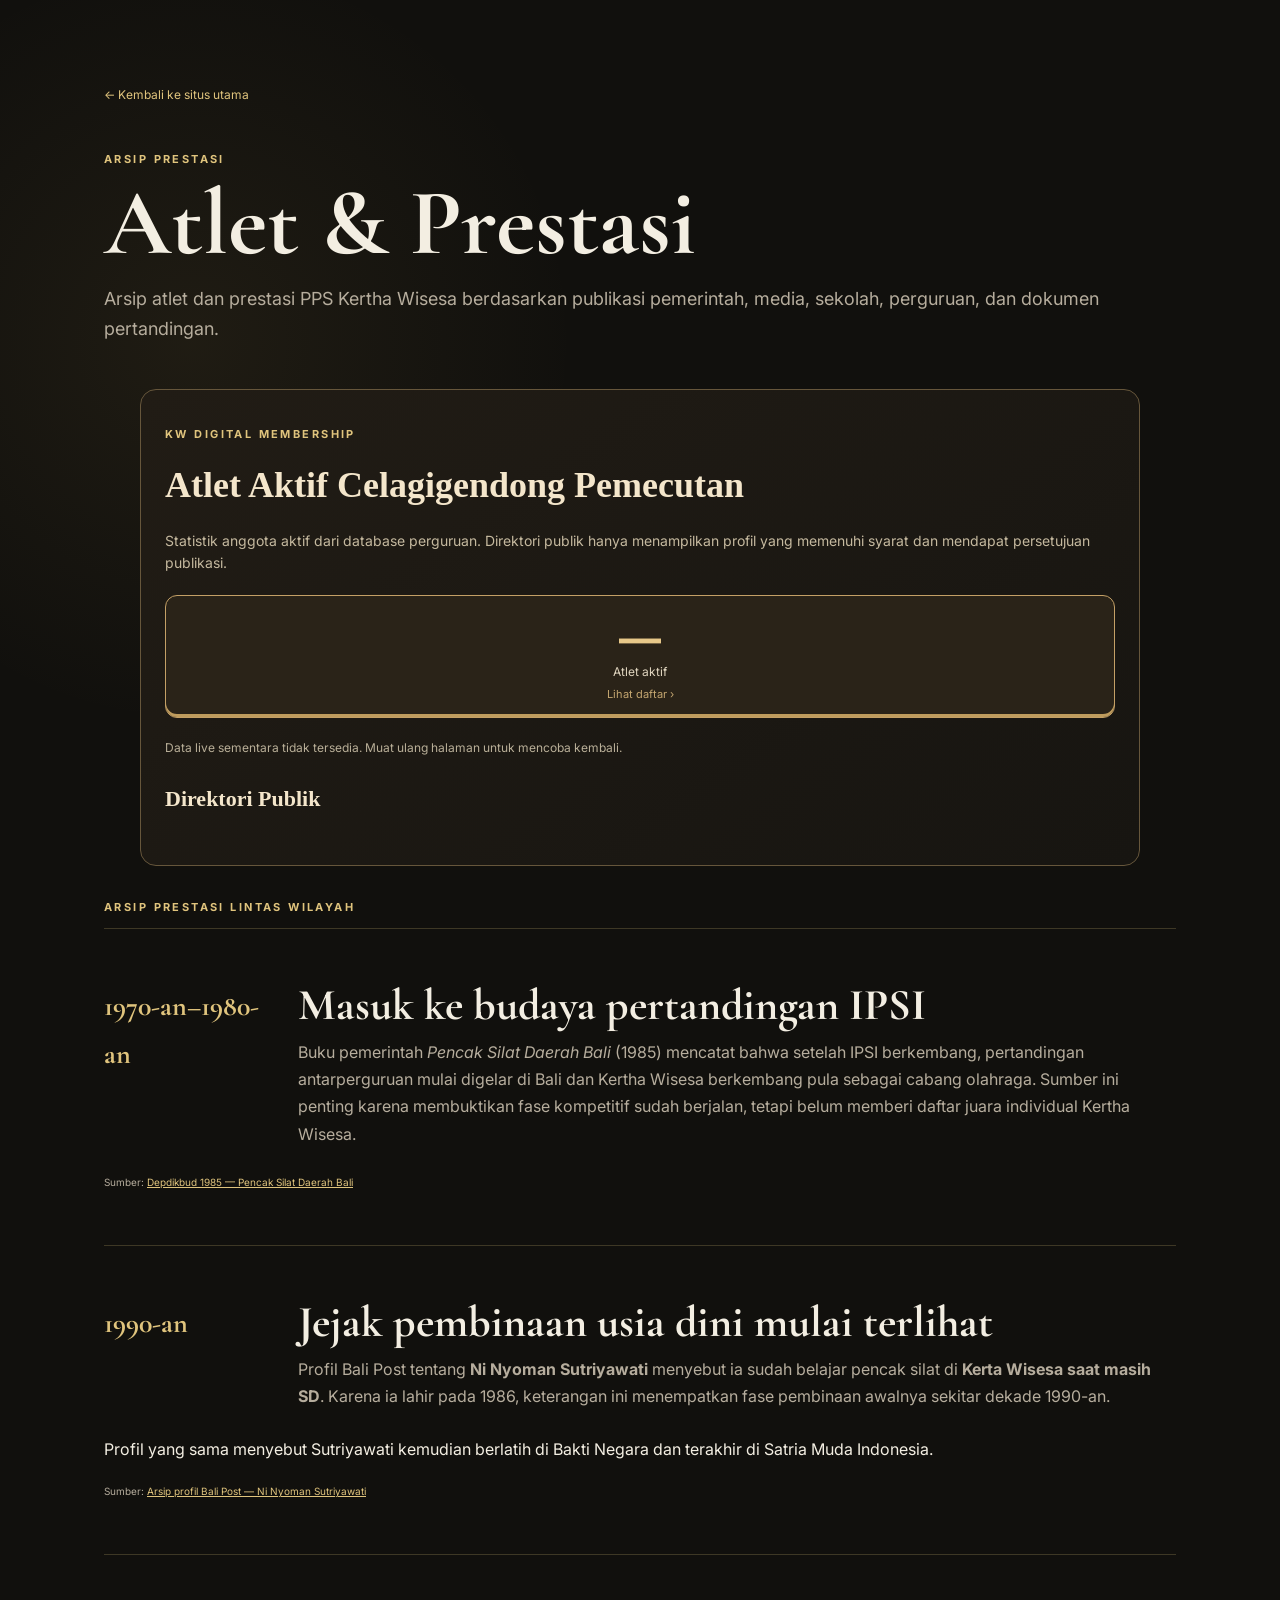
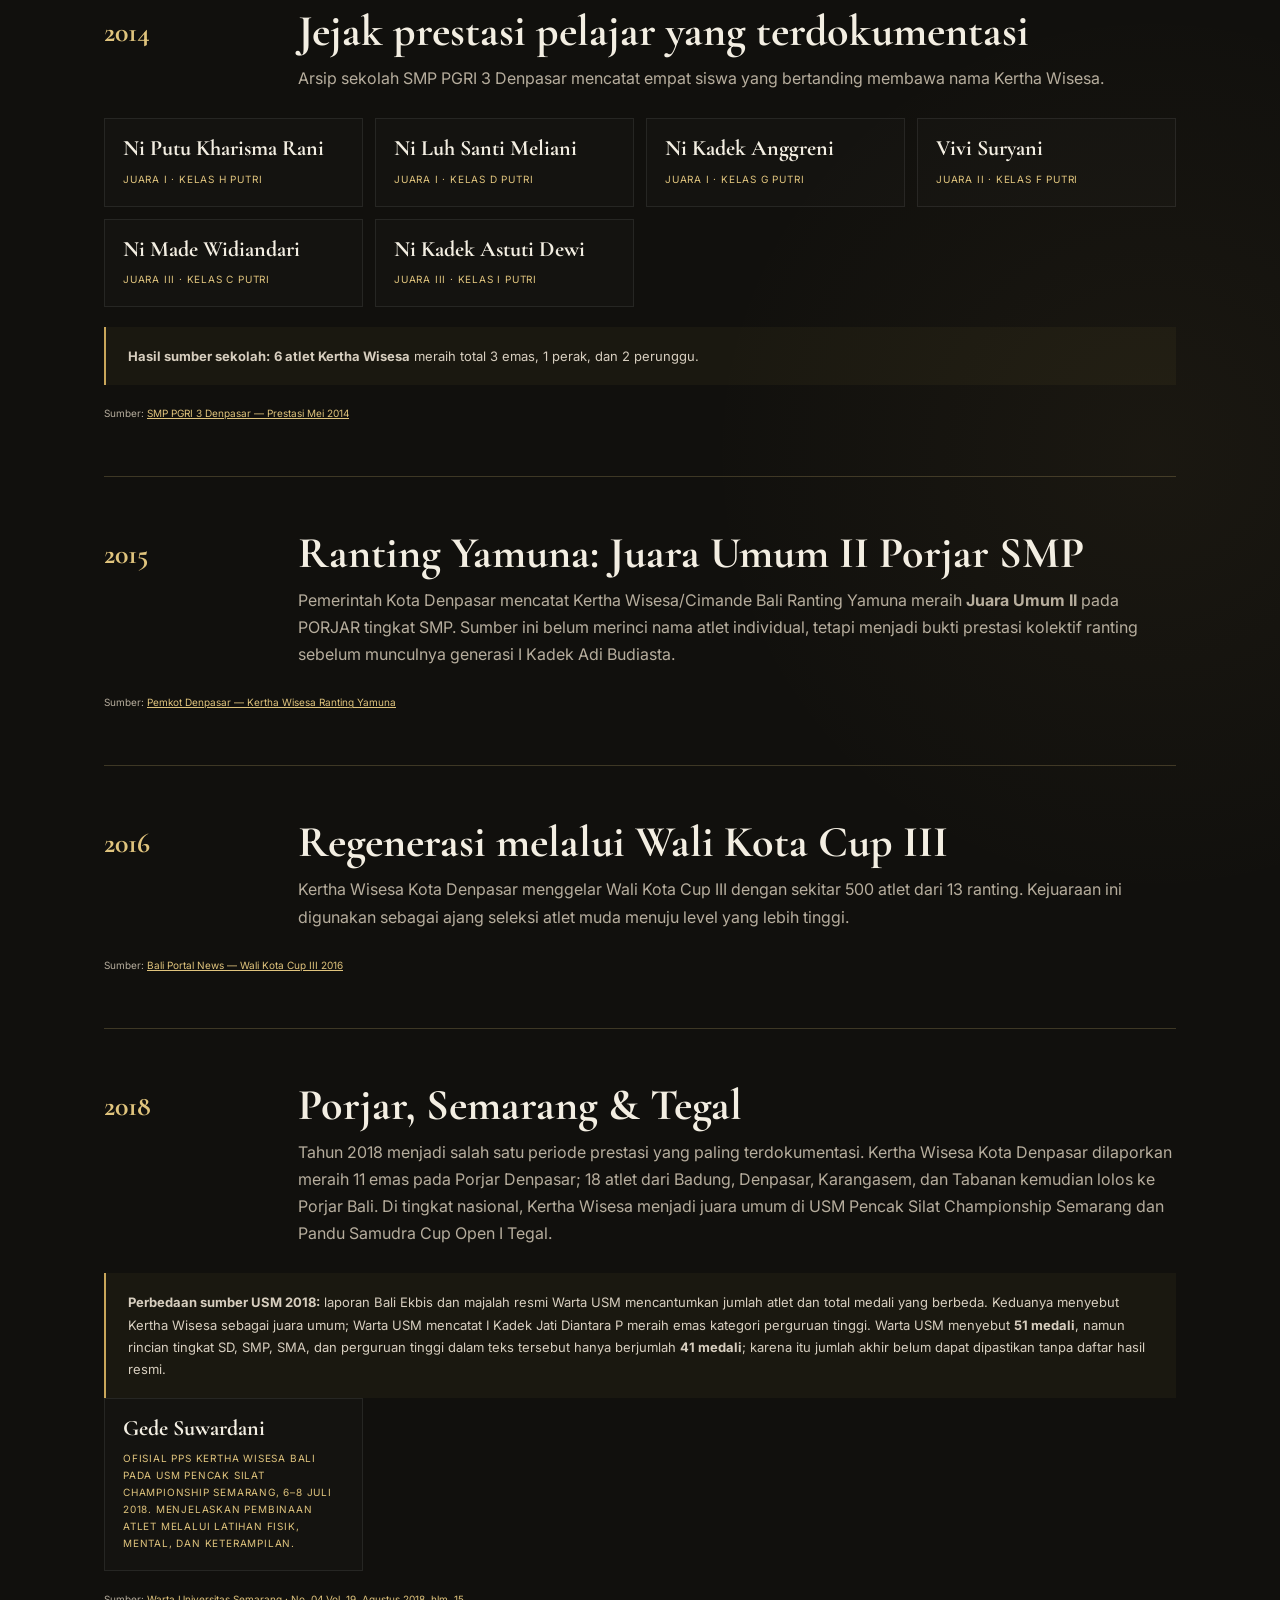
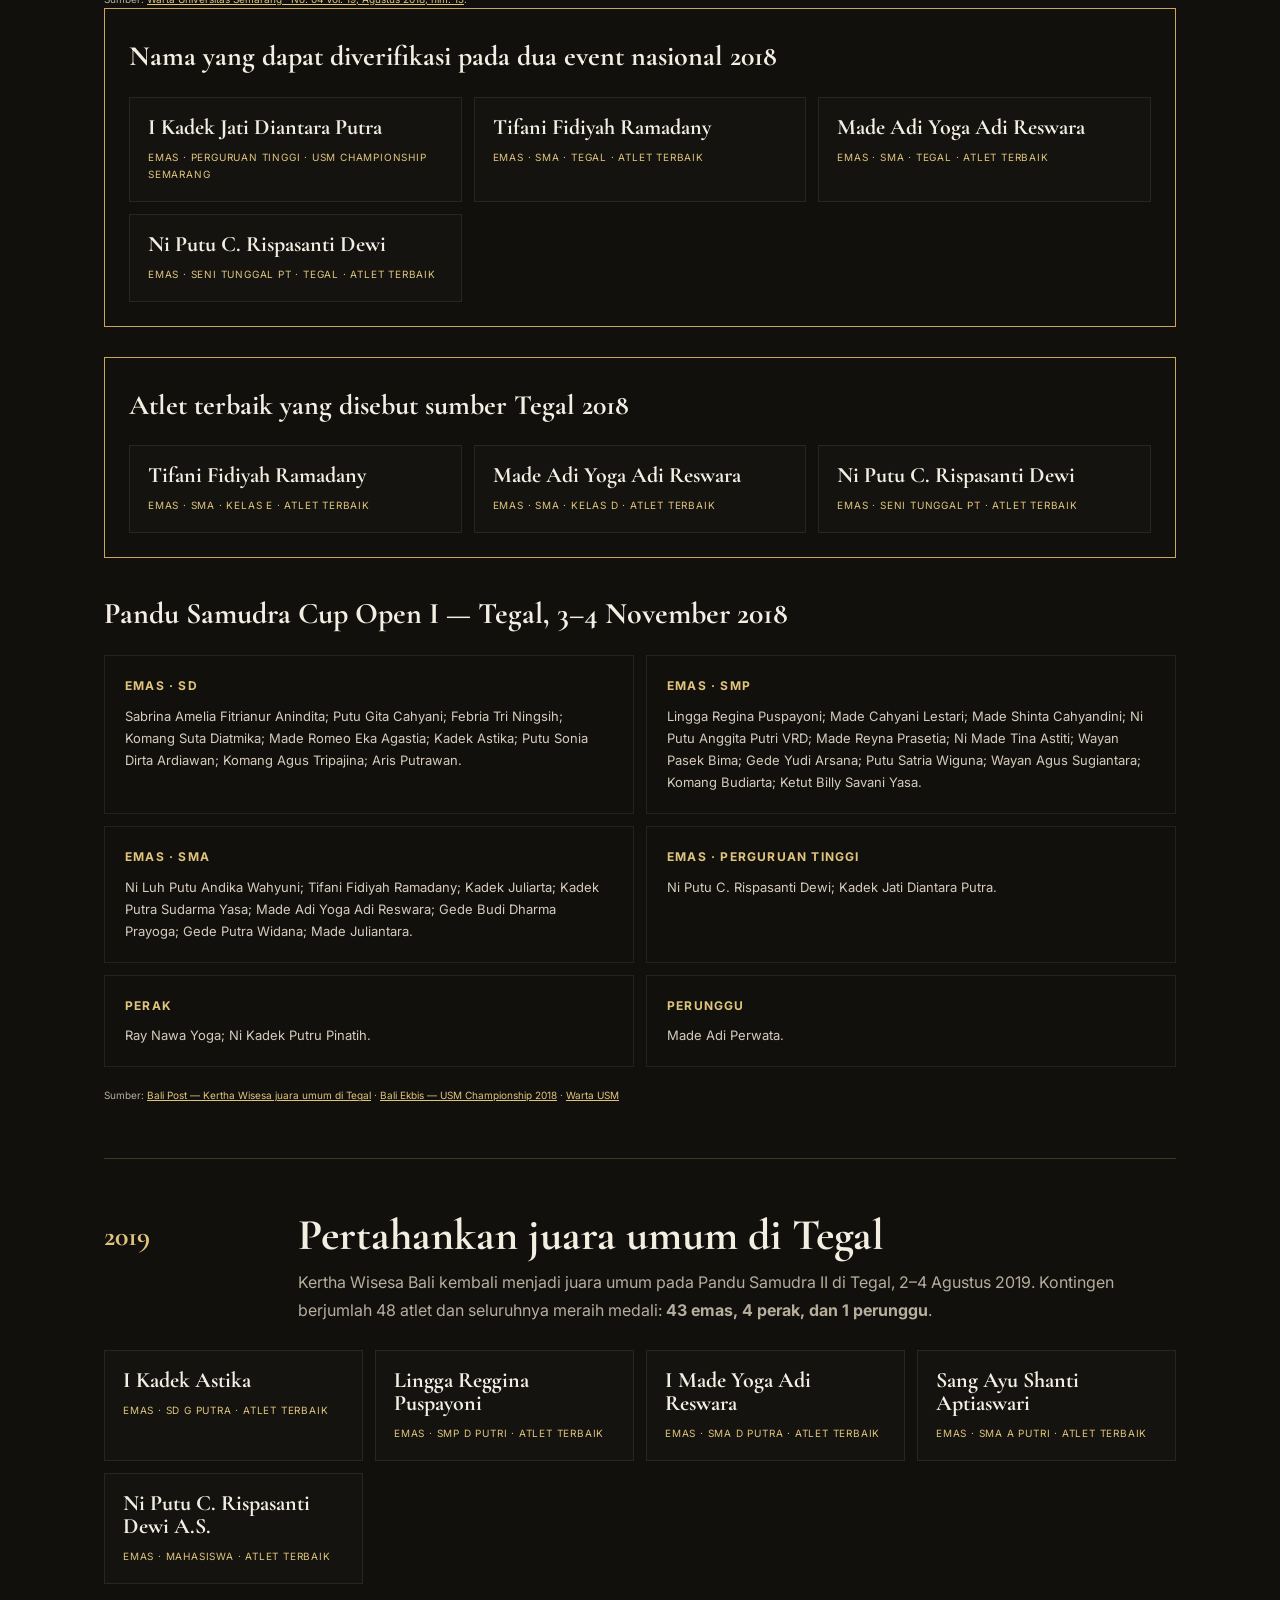
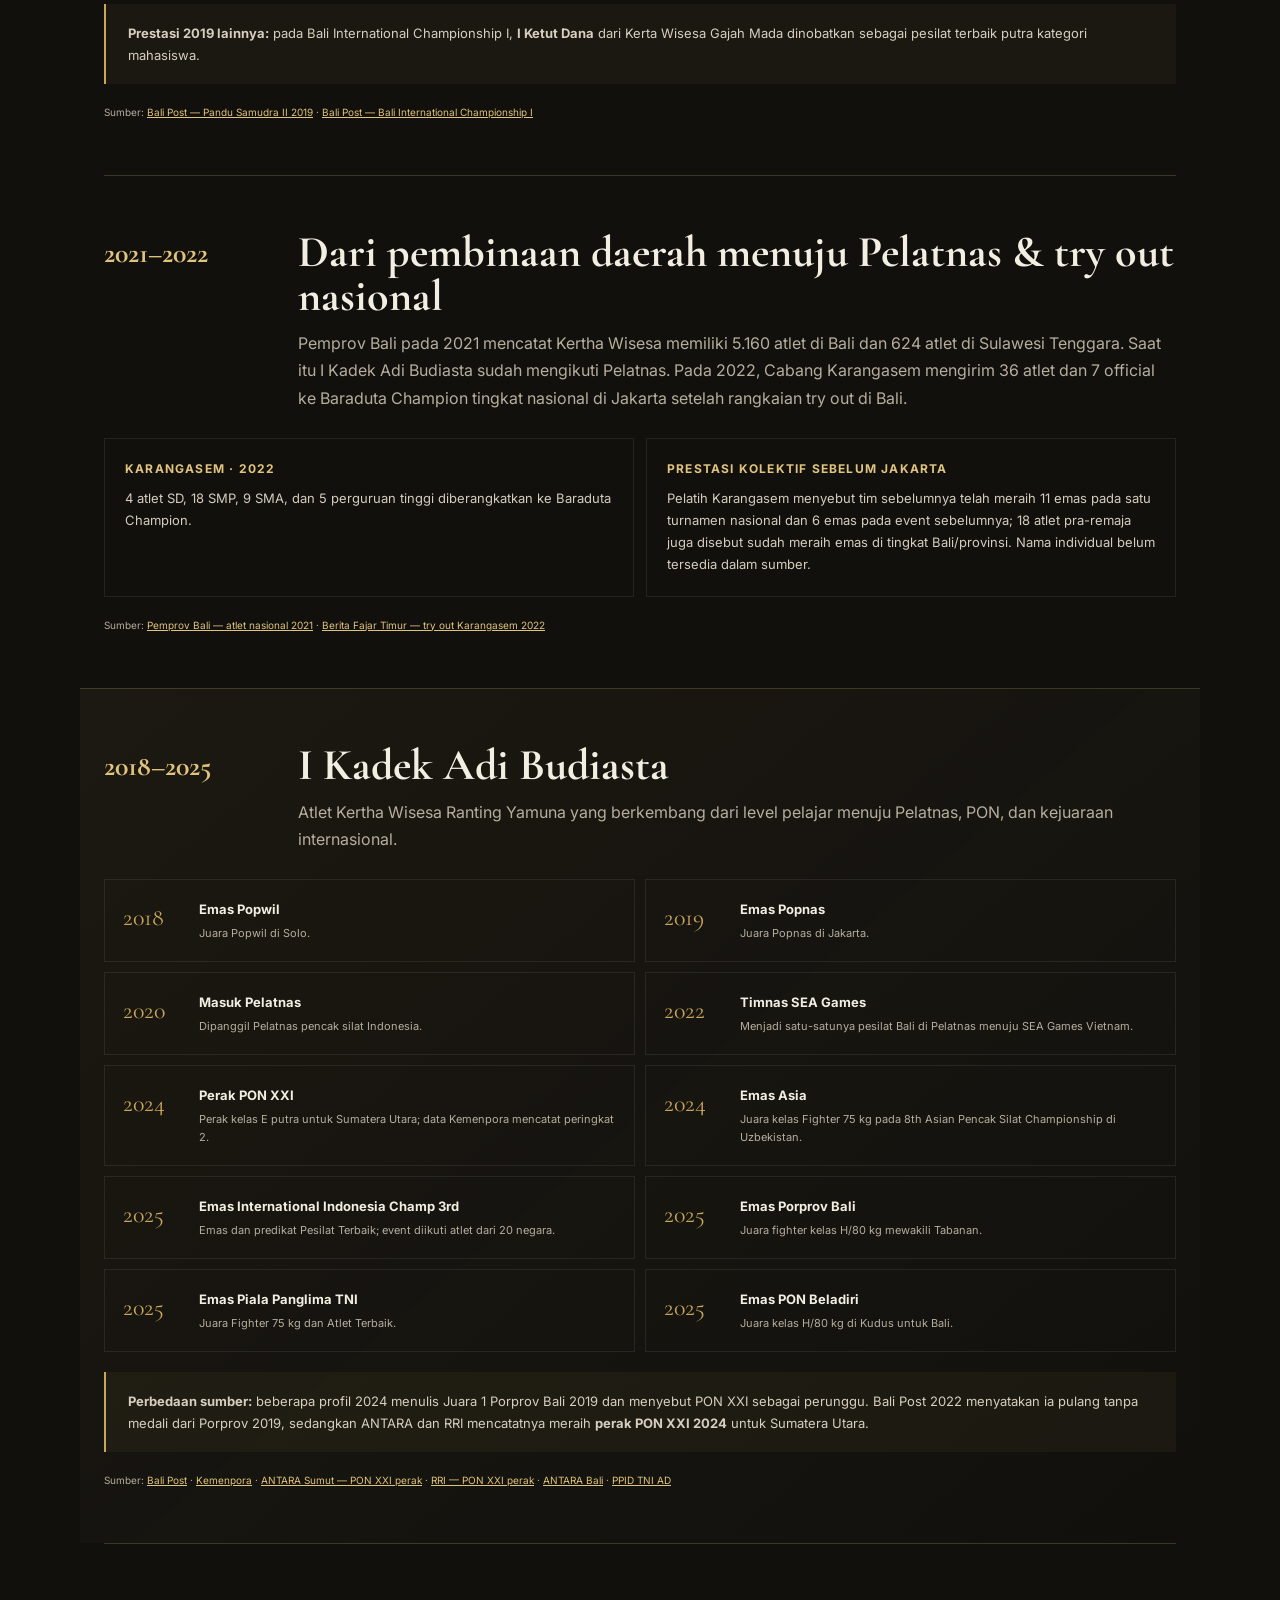
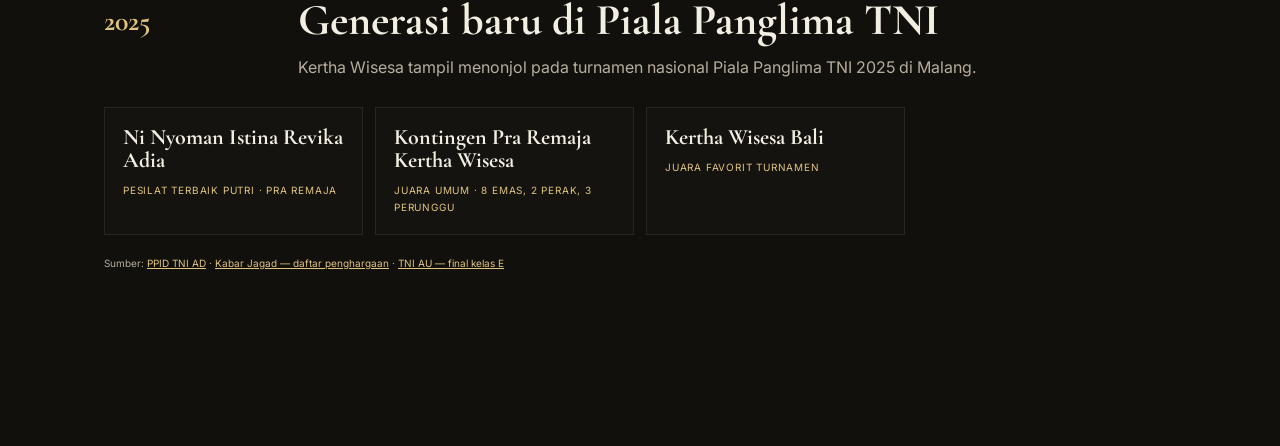
<file: atlet.html>
<!doctype html>
<html lang="id"><head>
<meta charset="utf-8"><meta name="viewport" content="width=device-width, initial-scale=1">
<meta name="theme-color" content="#11100d">
<meta name="description" content="Arsip atlet dan prestasi PPS Kertha Wisesa berdasarkan sumber yang dapat diverifikasi.">
<title>Atlet & Prestasi — PPS Kertha Wisesa</title>
<link rel="preconnect" href="https://fonts.googleapis.com"><link rel="preconnect" href="https://fonts.gstatic.com" crossorigin>
<link href="https://fonts.googleapis.com/css2?family=Cormorant+Garamond:wght@500;600;700&family=Inter:wght@400;500;600;700&display=swap" rel="stylesheet">
<link rel="stylesheet" href="styles.css?v=24">
<link rel="stylesheet" href="membership-sync.css?v=3"><script src="membership-sync.js?v=4" defer></script>
</head><body>
<main class="athlete-page">
<a class="bio-back" href="index.html#atlet">← Kembali ke situs utama</a>
<p class="kicker">Arsip Prestasi</p>
<h1 class="bio-title">Atlet & Prestasi</h1>
<p class="bio-subtitle">Arsip atlet dan prestasi PPS Kertha Wisesa berdasarkan publikasi pemerintah, media, sekolah, perguruan, dan dokumen pertandingan.</p>

<section id="atlet-aktif" class="kw-live" data-kw-live data-category="athletes"><p class="kicker">KW Digital Membership</p><h2>Atlet Aktif Celagigendong Pemecutan</h2><p class="kw-live-sub">Statistik anggota aktif dari database perguruan. Direktori publik hanya menampilkan profil yang memenuhi syarat dan mendapat persetujuan publikasi.</p><div class="kw-live-stats" style="grid-template-columns:1fr"><div class="kw-live-stat"><strong data-kw-count="athletes">—</strong><span>Atlet aktif</span></div></div><p class="kw-live-status" data-kw-status aria-live="polite">Memuat data keanggotaan...</p><div class="kw-live-roster" data-kw-roster></div></section>
<p class="kicker">Arsip prestasi lintas wilayah</p>
<section class="athlete-era">
  <div class="athlete-era-head">
    <time>1970-an–1980-an</time>
    <div><h2>Masuk ke budaya pertandingan IPSI</h2>
    <p>Buku pemerintah <em>Pencak Silat Daerah Bali</em> (1985) mencatat bahwa setelah IPSI berkembang, pertandingan antarperguruan mulai digelar di Bali dan Kertha Wisesa berkembang pula sebagai cabang olahraga. Sumber ini penting karena membuktikan fase kompetitif sudah berjalan, tetapi belum memberi daftar juara individual Kertha Wisesa.</p></div>
  </div>
  
  <p class="athlete-source">Sumber: <a target="_blank" rel="noopener" href="https://repositori.kemendikdasmen.go.id/7497/1/PENCAK%20SILAT%20DAERAH%20BALI.pdf">Depdikbud 1985 — Pencak Silat Daerah Bali</a></p>
</section>

<section class="athlete-era">
  <div class="athlete-era-head">
    <time>1990-an</time>
    <div><h2>Jejak pembinaan usia dini mulai terlihat</h2>
    <p>Profil Bali Post tentang <strong>Ni Nyoman Sutriyawati</strong> menyebut ia sudah belajar pencak silat di <strong>Kerta Wisesa saat masih SD</strong>. Karena ia lahir pada 1986, keterangan ini menempatkan fase pembinaan awalnya sekitar dekade 1990-an.</p></div>
  </div>
  <p>Profil yang sama menyebut Sutriyawati kemudian berlatih di Bakti Negara dan terakhir di Satria Muda Indonesia.</p>
  <p class="athlete-source">Sumber: <a target="_blank" rel="noopener" href="https://www.mail-archive.com/silatindonesia%40yahoogroups.com/msg04131.html">Arsip profil Bali Post — Ni Nyoman Sutriyawati</a></p>
</section>



<section class="athlete-era">
  <div class="athlete-era-head">
    <time>2014</time>
    <div><h2>Jejak prestasi pelajar yang terdokumentasi</h2><p>Arsip sekolah SMP PGRI 3 Denpasar mencatat empat siswa yang bertanding membawa nama Kertha Wisesa.</p></div>
  </div>
  <div class="athlete-cards">
    <article><strong>Ni Putu Kharisma Rani</strong><span>Juara I · Kelas H Putri</span></article>
    <article><strong>Ni Luh Santi Meliani</strong><span>Juara I · Kelas D Putri</span></article>
    <article><strong>Ni Kadek Anggreni</strong><span>Juara I · Kelas G Putri</span></article>
    <article><strong>Vivi Suryani</strong><span>Juara II · Kelas F Putri</span></article>
    <article><strong>Ni Made Widiandari</strong><span>Juara III · Kelas C Putri</span></article>
    <article><strong>Ni Kadek Astuti Dewi</strong><span>Juara III · Kelas I Putri</span></article>
  </div>
  <div class="research-warning"><strong>Hasil sumber sekolah:</strong> <strong>6 atlet Kertha Wisesa</strong> meraih total 3 emas, 1 perak, dan 2 perunggu.</div>
  <p class="athlete-source">Sumber: <a target="_blank" rel="noopener" href="https://spigadenpasar.weebly.com/mei-2014.html">SMP PGRI 3 Denpasar — Prestasi Mei 2014</a></p>
</section>

<section class="athlete-era">
  <div class="athlete-era-head">
    <time>2015</time>
    <div><h2>Ranting Yamuna: Juara Umum II Porjar SMP</h2><p>Pemerintah Kota Denpasar mencatat Kertha Wisesa/Cimande Bali Ranting Yamuna meraih <strong>Juara Umum II</strong> pada PORJAR tingkat SMP. Sumber ini belum merinci nama atlet individual, tetapi menjadi bukti prestasi kolektif ranting sebelum munculnya generasi I Kadek Adi Budiasta.</p></div>
  </div>
  <p class="athlete-source">Sumber: <a target="_blank" rel="noopener" href="https://www.setda.denpasarkota.go.id/berita/peringatan-hut-ke-9-kerta-wisesa-dan-cimande-bali-ranting-yamuna-lakukan-inovasi-dan-ide-kreatif-demi-kemajuan-pencak-silat">Pemkot Denpasar — Kertha Wisesa Ranting Yamuna</a></p>
</section>

<section class="athlete-era">
  <div class="athlete-era-head">
    <time>2016</time>
    <div><h2>Regenerasi melalui Wali Kota Cup III</h2><p>Kertha Wisesa Kota Denpasar menggelar Wali Kota Cup III dengan sekitar 500 atlet dari 13 ranting. Kejuaraan ini digunakan sebagai ajang seleksi atlet muda menuju level yang lebih tinggi.</p></div>
  </div>
  <p class="athlete-source">Sumber: <a target="_blank" rel="noopener" href="https://baliportalnews.com/2016/11/psps-kertha-wisesa-gelar-kejuaraan-bertajuk-walikota-cup-iii/">Bali Portal News — Wali Kota Cup III 2016</a></p>
</section>

<section class="athlete-era">
  <div class="athlete-era-head">
    <time>2018</time>
    <div><h2>Porjar, Semarang & Tegal</h2><p>Tahun 2018 menjadi salah satu periode prestasi yang paling terdokumentasi. Kertha Wisesa Kota Denpasar dilaporkan meraih 11 emas pada Porjar Denpasar; 18 atlet dari Badung, Denpasar, Karangasem, dan Tabanan kemudian lolos ke Porjar Bali. Di tingkat nasional, Kertha Wisesa menjadi juara umum di USM Pencak Silat Championship Semarang dan Pandu Samudra Cup Open I Tegal.</p></div>
  </div>
  <div class="research-warning"><strong>Perbedaan sumber USM 2018:</strong> laporan Bali Ekbis dan majalah resmi Warta USM mencantumkan jumlah atlet dan total medali yang berbeda. Keduanya menyebut Kertha Wisesa sebagai juara umum; Warta USM mencatat I Kadek Jati Diantara P meraih emas kategori perguruan tinggi. Warta USM menyebut <strong>51 medali</strong>, namun rincian tingkat SD, SMP, SMA, dan perguruan tinggi dalam teks tersebut hanya berjumlah <strong>41 medali</strong>; karena itu jumlah akhir belum dapat dipastikan tanpa daftar hasil resmi.</div>
  <div class="athlete-cards">
    <article><strong>Gede Suwardani</strong><span>Ofisial PPS Kertha Wisesa Bali pada USM Pencak Silat Championship Semarang, 6–8 Juli 2018. Menjelaskan pembinaan atlet melalui latihan fisik, mental, dan keterampilan.</span></article>
  </div>
  <p class="athlete-source">Sumber: <a href="https://usm.ac.id/wp-content/uploads/2022/10/Warta-USM-No.04.Vol_.19.2018_opt.pdf" target="_blank" rel="noopener">Warta Universitas Semarang · No. 04 Vol. 19, Agustus 2018, hlm. 15</a>.</p>

  <div class="athlete-callout">
    <strong>Nama yang dapat diverifikasi pada dua event nasional 2018</strong>
    <div class="athlete-cards compact">
      <article><strong>I Kadek Jati Diantara Putra</strong><span>Emas · Perguruan Tinggi · USM Championship Semarang</span></article>
      <article><strong>Tifani Fidiyah Ramadany</strong><span>Emas · SMA · Tegal · Atlet terbaik</span></article>
      <article><strong>Made Adi Yoga Adi Reswara</strong><span>Emas · SMA · Tegal · Atlet terbaik</span></article>
      <article><strong>Ni Putu C. Rispasanti Dewi</strong><span>Emas · Seni Tunggal PT · Tegal · Atlet terbaik</span></article>
    </div>
  </div>

  <div class="athlete-callout">
    <strong>Atlet terbaik yang disebut sumber Tegal 2018</strong>
    <div class="athlete-cards compact">
      <article><strong>Tifani Fidiyah Ramadany</strong><span>Emas · SMA · Kelas E · Atlet terbaik</span></article>
      <article><strong>Made Adi Yoga Adi Reswara</strong><span>Emas · SMA · Kelas D · Atlet terbaik</span></article>
      <article><strong>Ni Putu C. Rispasanti Dewi</strong><span>Emas · Seni Tunggal PT · Atlet terbaik</span></article>
    </div>
  </div>

  <h3 class="athlete-subhead">Pandu Samudra Cup Open I — Tegal, 3–4 November 2018</h3>
  <div class="medal-groups">
    <div class="medal-group">
      <h4>Emas · SD</h4>
      <p>Sabrina Amelia Fitrianur Anindita; Putu Gita Cahyani; Febria Tri Ningsih; Komang Suta Diatmika; Made Romeo Eka Agastia; Kadek Astika; Putu Sonia Dirta Ardiawan; Komang Agus Tripajina; Aris Putrawan.</p>
    </div>
    <div class="medal-group">
      <h4>Emas · SMP</h4>
      <p>Lingga Regina Puspayoni; Made Cahyani Lestari; Made Shinta Cahyandini; Ni Putu Anggita Putri VRD; Made Reyna Prasetia; Ni Made Tina Astiti; Wayan Pasek Bima; Gede Yudi Arsana; Putu Satria Wiguna; Wayan Agus Sugiantara; Komang Budiarta; Ketut Billy Savani Yasa.</p>
    </div>
    <div class="medal-group">
      <h4>Emas · SMA</h4>
      <p>Ni Luh Putu Andika Wahyuni; Tifani Fidiyah Ramadany; Kadek Juliarta; Kadek Putra Sudarma Yasa; Made Adi Yoga Adi Reswara; Gede Budi Dharma Prayoga; Gede Putra Widana; Made Juliantara.</p>
    </div>
    <div class="medal-group">
      <h4>Emas · Perguruan Tinggi</h4>
      <p>Ni Putu C. Rispasanti Dewi; Kadek Jati Diantara Putra.</p>
    </div>
    <div class="medal-group">
      <h4>Perak</h4>
      <p>Ray Nawa Yoga; Ni Kadek Putru Pinatih.</p>
    </div>
    <div class="medal-group">
      <h4>Perunggu</h4>
      <p>Made Adi Perwata.</p>
    </div>
  </div>
  <p class="athlete-source">Sumber: <a target="_blank" rel="noopener" href="https://www.balipost.com/news/2018/11/08/60775/Pesilat-Kertha-Wisesa-Bali-Juara...html">Bali Post — Kertha Wisesa juara umum di Tegal</a> · <a target="_blank" rel="noopener" href="https://www.baliekbis.com/kertha-wisesa-harumkan-nama-bali-di-usm-pencak-silat-championship-2018-semarang/">Bali Ekbis — USM Championship 2018</a> · <a target="_blank" rel="noopener" href="https://usm.ac.id/wp-content/uploads/2022/10/Warta-USM-No.04.Vol_.19.2018_opt.pdf">Warta USM</a></p>
</section>

<section class="athlete-era">
  <div class="athlete-era-head">
    <time>2019</time>
    <div><h2>Pertahankan juara umum di Tegal</h2><p>Kertha Wisesa Bali kembali menjadi juara umum pada Pandu Samudra II di Tegal, 2–4 Agustus 2019. Kontingen berjumlah 48 atlet dan seluruhnya meraih medali: <strong>43 emas, 4 perak, dan 1 perunggu</strong>.</p></div>
  </div>
  <div class="athlete-cards">
    <article><strong>I Kadek Astika</strong><span>Emas · SD G Putra · Atlet terbaik</span></article>
    <article><strong>Lingga Reggina Puspayoni</strong><span>Emas · SMP D Putri · Atlet terbaik</span></article>
    <article><strong>I Made Yoga Adi Reswara</strong><span>Emas · SMA D Putra · Atlet terbaik</span></article>
    <article><strong>Sang Ayu Shanti Aptiaswari</strong><span>Emas · SMA A Putri · Atlet terbaik</span></article>
    <article><strong>Ni Putu C. Rispasanti Dewi A.S.</strong><span>Emas · Mahasiswa · Atlet terbaik</span></article>
  </div>
  <div class="research-warning"><strong>Prestasi 2019 lainnya:</strong> pada Bali International Championship I, <strong>I Ketut Dana</strong> dari Kerta Wisesa Gajah Mada dinobatkan sebagai pesilat terbaik putra kategori mahasiswa.</div>
  <p class="athlete-source">Sumber: <a target="_blank" rel="noopener" href="https://www.balipost.com/news/2019/08/06/83137/Kertha-Wisesa-Bali-Pertahankan-Gelar...html">Bali Post — Pandu Samudra II 2019</a> · <a target="_blank" rel="noopener" href="https://www.balipost.com/news/2019/07/29/82180/Tapak-Suci-Bali-Juara-Favorit.html">Bali Post — Bali International Championship I</a></p>
</section>

<section class="athlete-era">
  <div class="athlete-era-head">
    <time>2021–2022</time>
    <div><h2>Dari pembinaan daerah menuju Pelatnas & try out nasional</h2><p>Pemprov Bali pada 2021 mencatat Kertha Wisesa memiliki 5.160 atlet di Bali dan 624 atlet di Sulawesi Tenggara. Saat itu I Kadek Adi Budiasta sudah mengikuti Pelatnas. Pada 2022, Cabang Karangasem mengirim 36 atlet dan 7 official ke Baraduta Champion tingkat nasional di Jakarta setelah rangkaian try out di Bali.</p></div>
  </div>
  <div class="medal-groups">
    <div class="medal-group"><h4>Karangasem · 2022</h4><p>4 atlet SD, 18 SMP, 9 SMA, dan 5 perguruan tinggi diberangkatkan ke Baraduta Champion.</p></div>
    <div class="medal-group"><h4>Prestasi kolektif sebelum Jakarta</h4><p>Pelatih Karangasem menyebut tim sebelumnya telah meraih 11 emas pada satu turnamen nasional dan 6 emas pada event sebelumnya; 18 atlet pra-remaja juga disebut sudah meraih emas di tingkat Bali/provinsi. Nama individual belum tersedia dalam sumber.</p></div>
  </div>
  <p class="athlete-source">Sumber: <a target="_blank" rel="noopener" href="https://www.baliprov.go.id/web/gubernur-koster-apresiasi-pps-kertha-wisesa-melahirkan-atlet-nasional">Pemprov Bali — atlet nasional 2021</a> · <a target="_blank" rel="noopener" href="https://beritafajartimur.com/ketua-dpp-perguruan-pencak-silat-kertha-wisesa-lepas-38-atlet-pencak-silat-yang-try-out-ke-jakarta/">Berita Fajar Timur — try out Karangasem 2022</a></p>
</section>

<section class="athlete-era athlete-star">
  <div class="athlete-era-head">
    <time>2018–2025</time>
    <div><h2>I Kadek Adi Budiasta</h2><p>Atlet Kertha Wisesa Ranting Yamuna yang berkembang dari level pelajar menuju Pelatnas, PON, dan kejuaraan internasional.</p></div>
  </div>
  <div class="career-grid">
    <article><span>2018</span><strong>Emas Popwil</strong><p>Juara Popwil di Solo.</p></article>
    <article><span>2019</span><strong>Emas Popnas</strong><p>Juara Popnas di Jakarta.</p></article>
    <article><span>2020</span><strong>Masuk Pelatnas</strong><p>Dipanggil Pelatnas pencak silat Indonesia.</p></article>
    <article><span>2022</span><strong>Timnas SEA Games</strong><p>Menjadi satu-satunya pesilat Bali di Pelatnas menuju SEA Games Vietnam.</p></article>
    <article><span>2024</span><strong>Perak PON XXI</strong><p>Perak kelas E putra untuk Sumatera Utara; data Kemenpora mencatat peringkat 2.</p></article>
    <article><span>2024</span><strong>Emas Asia</strong><p>Juara kelas Fighter 75 kg pada 8th Asian Pencak Silat Championship di Uzbekistan.</p></article>
    <article><span>2025</span><strong>Emas International Indonesia Champ 3rd</strong><p>Emas dan predikat Pesilat Terbaik; event diikuti atlet dari 20 negara.</p></article>
    <article><span>2025</span><strong>Emas Porprov Bali</strong><p>Juara fighter kelas H/80 kg mewakili Tabanan.</p></article>
    <article><span>2025</span><strong>Emas Piala Panglima TNI</strong><p>Juara Fighter 75 kg dan Atlet Terbaik.</p></article>
    <article><span>2025</span><strong>Emas PON Beladiri</strong><p>Juara kelas H/80 kg di Kudus untuk Bali.</p></article>
  </div>
  <div class="research-warning"><strong>Perbedaan sumber:</strong> beberapa profil 2024 menulis Juara 1 Porprov Bali 2019 dan menyebut PON XXI sebagai perunggu. Bali Post 2022 menyatakan ia pulang tanpa medali dari Porprov 2019, sedangkan ANTARA dan RRI mencatatnya meraih <strong>perak PON XXI 2024</strong> untuk Sumatera Utara.</div>
  <p class="athlete-source">Sumber: <a target="_blank" rel="noopener" href="https://www.balipost.com/news/2022/02/21/252060/Adi-Budiasta-Berlaga-di-SEA...html">Bali Post</a> · <a target="_blank" rel="noopener" href="https://smepbdsi.kemenpora.go.id/pelatnas/?id_pelatnas=13">Kemenpora</a> · <a target="_blank" rel="noopener" href="https://sumut.antaranews.com/berita/589383/atlet-asal-langkat-wakili-sumut-di-pon-xxi-raih-perak-dan-perunggu">ANTARA Sumut — PON XXI perak</a> · <a target="_blank" rel="noopener" href="https://rri.co.id/denpasar/pon/1009874/atlet-pencak-silat-kodam-udayana-raih-medali-di-pon-aceh">RRI — PON XXI perak</a> · <a target="_blank" rel="noopener" href="https://bali.antaranews.com/berita/359233/prajurit-udayana-raih-medali-emas-pencak-silat-tingkat-asia">ANTARA Bali</a> · <a target="_blank" rel="noopener" href="https://ppid.tniad.mil.id/index.php/i/30249/serda-kadek-budiasta-prajurit-kodam-ixudayana-persembahkan-emas-untuk-bali-di-pon-beladiri-2025">PPID TNI AD</a></p>
</section>



<section class="athlete-era">
  <div class="athlete-era-head">
    <time>2025</time>
    <div><h2>Generasi baru di Piala Panglima TNI</h2><p>Kertha Wisesa tampil menonjol pada turnamen nasional Piala Panglima TNI 2025 di Malang.</p></div>
  </div>
  <div class="athlete-cards">
    <article><strong>Ni Nyoman Istina Revika Adia</strong><span>Pesilat terbaik putri · Pra Remaja</span></article>
    <article><strong>Kontingen Pra Remaja Kertha Wisesa</strong><span>Juara umum · 8 emas, 2 perak, 3 perunggu</span></article>
    <article><strong>Kertha Wisesa Bali</strong><span>Juara Favorit turnamen</span></article>
  </div>
  <p class="athlete-source">Sumber: <a target="_blank" rel="noopener" href="https://ppid.tniad.mil.id/index.php/i/28412/silat-menyatukan-negeri-turnamen-pencak-silat-piala-panglima-tni-2025-resmi-ditutup-penuh-apresiasi-dan-harapan">PPID TNI AD</a> · <a target="_blank" rel="noopener" href="https://www.kabarjagad.id/olahraga/kejuaraan-pencak-silat-piala-panglima-tni-2025-ditutup-lahirkan-jawara-berkarakter/">Kabar Jagad — daftar penghargaan</a> · <a target="_blank" rel="noopener" href="https://tni-au.mil.id/berita/detail/prajurit-kosek-iii-raih-emas-dan-perak-kejuaraan-pencak-silat-piala-panglima-tni">TNI AU — final kelas E</a></p>
</section>




</main>
</body></html>
</file>
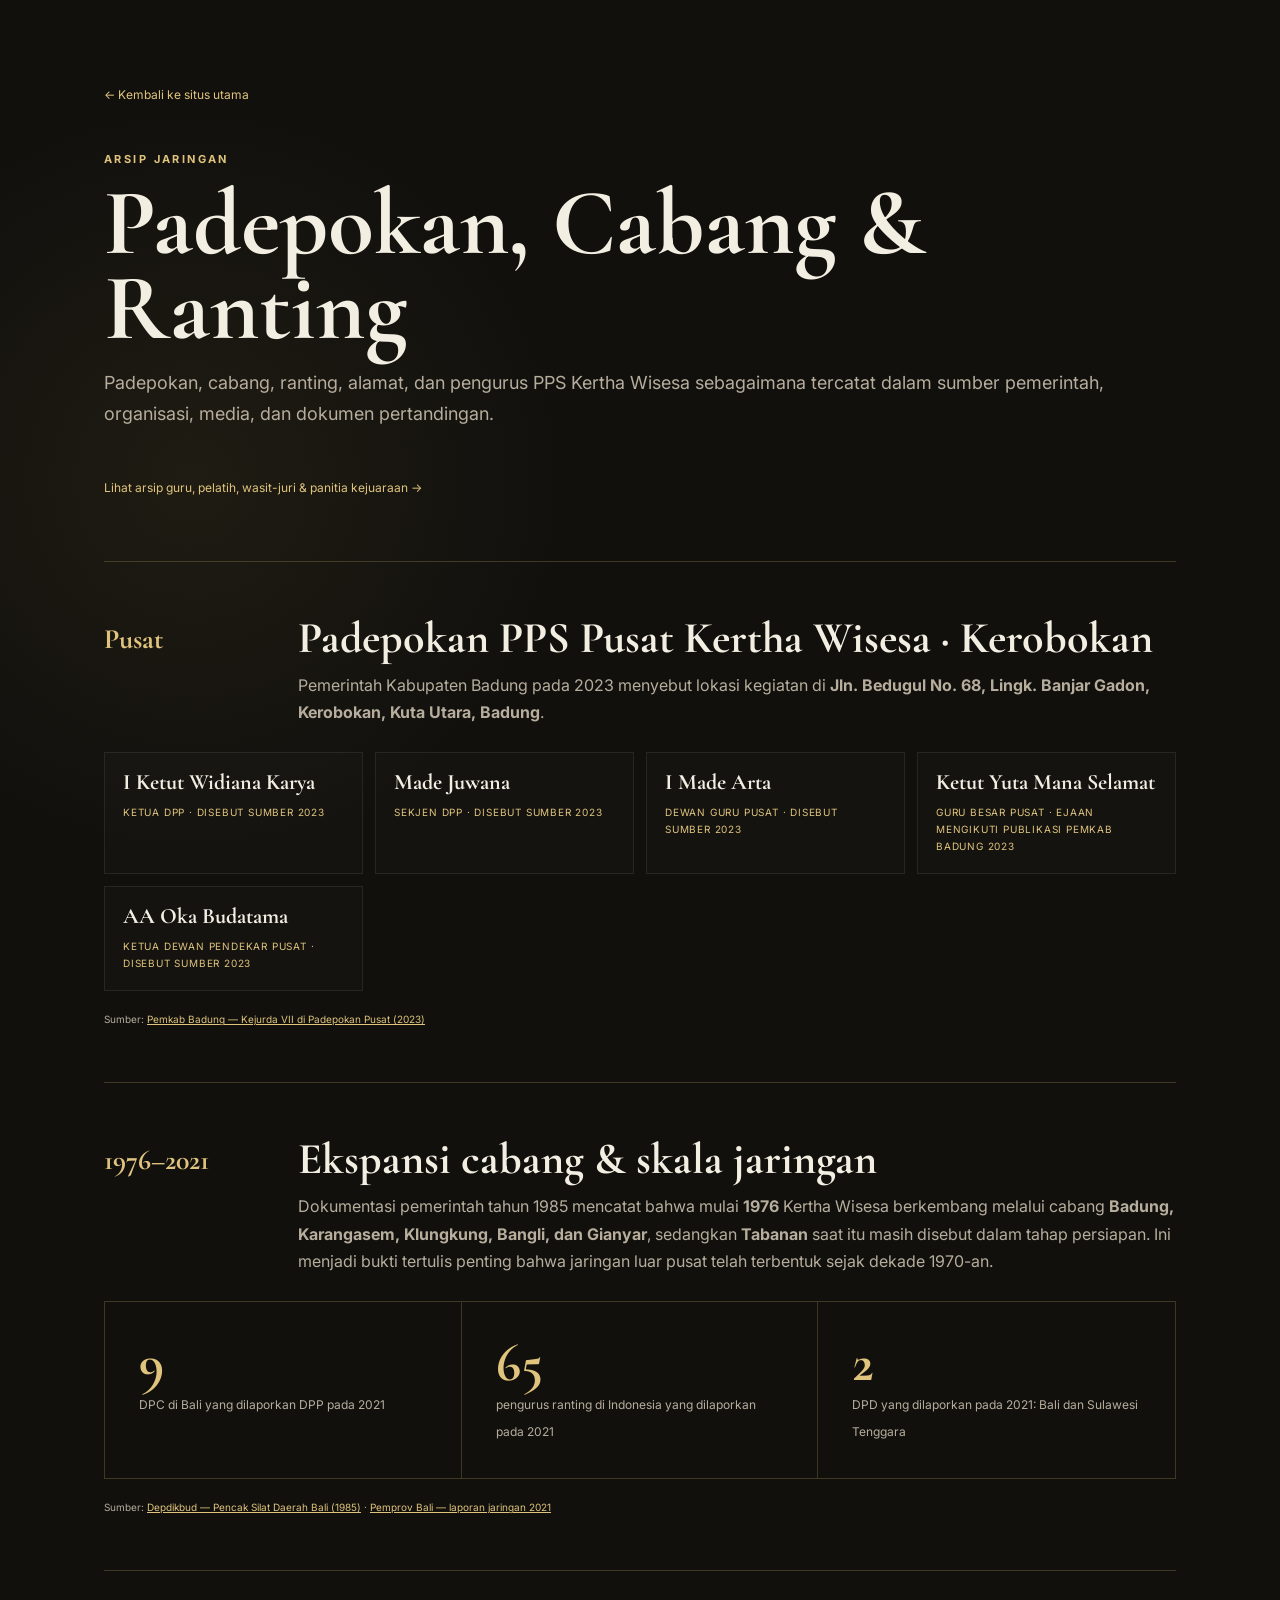
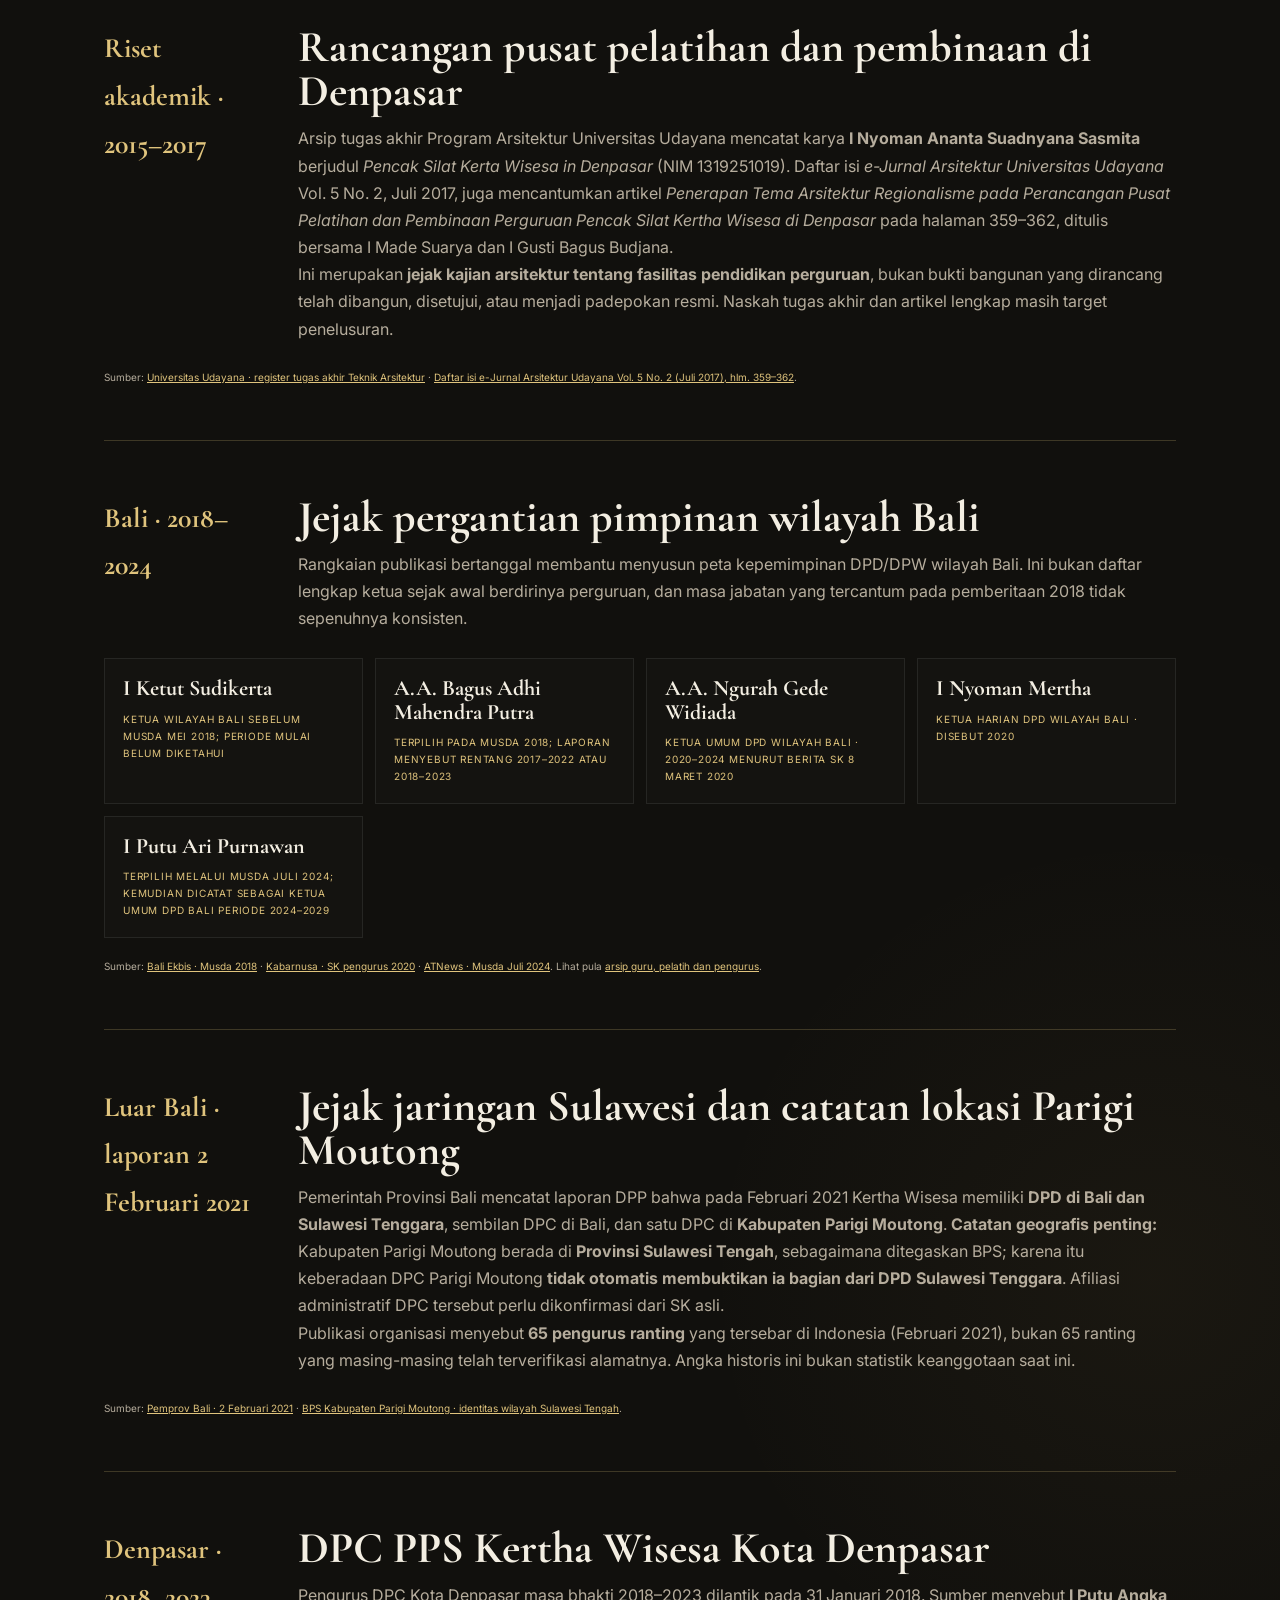
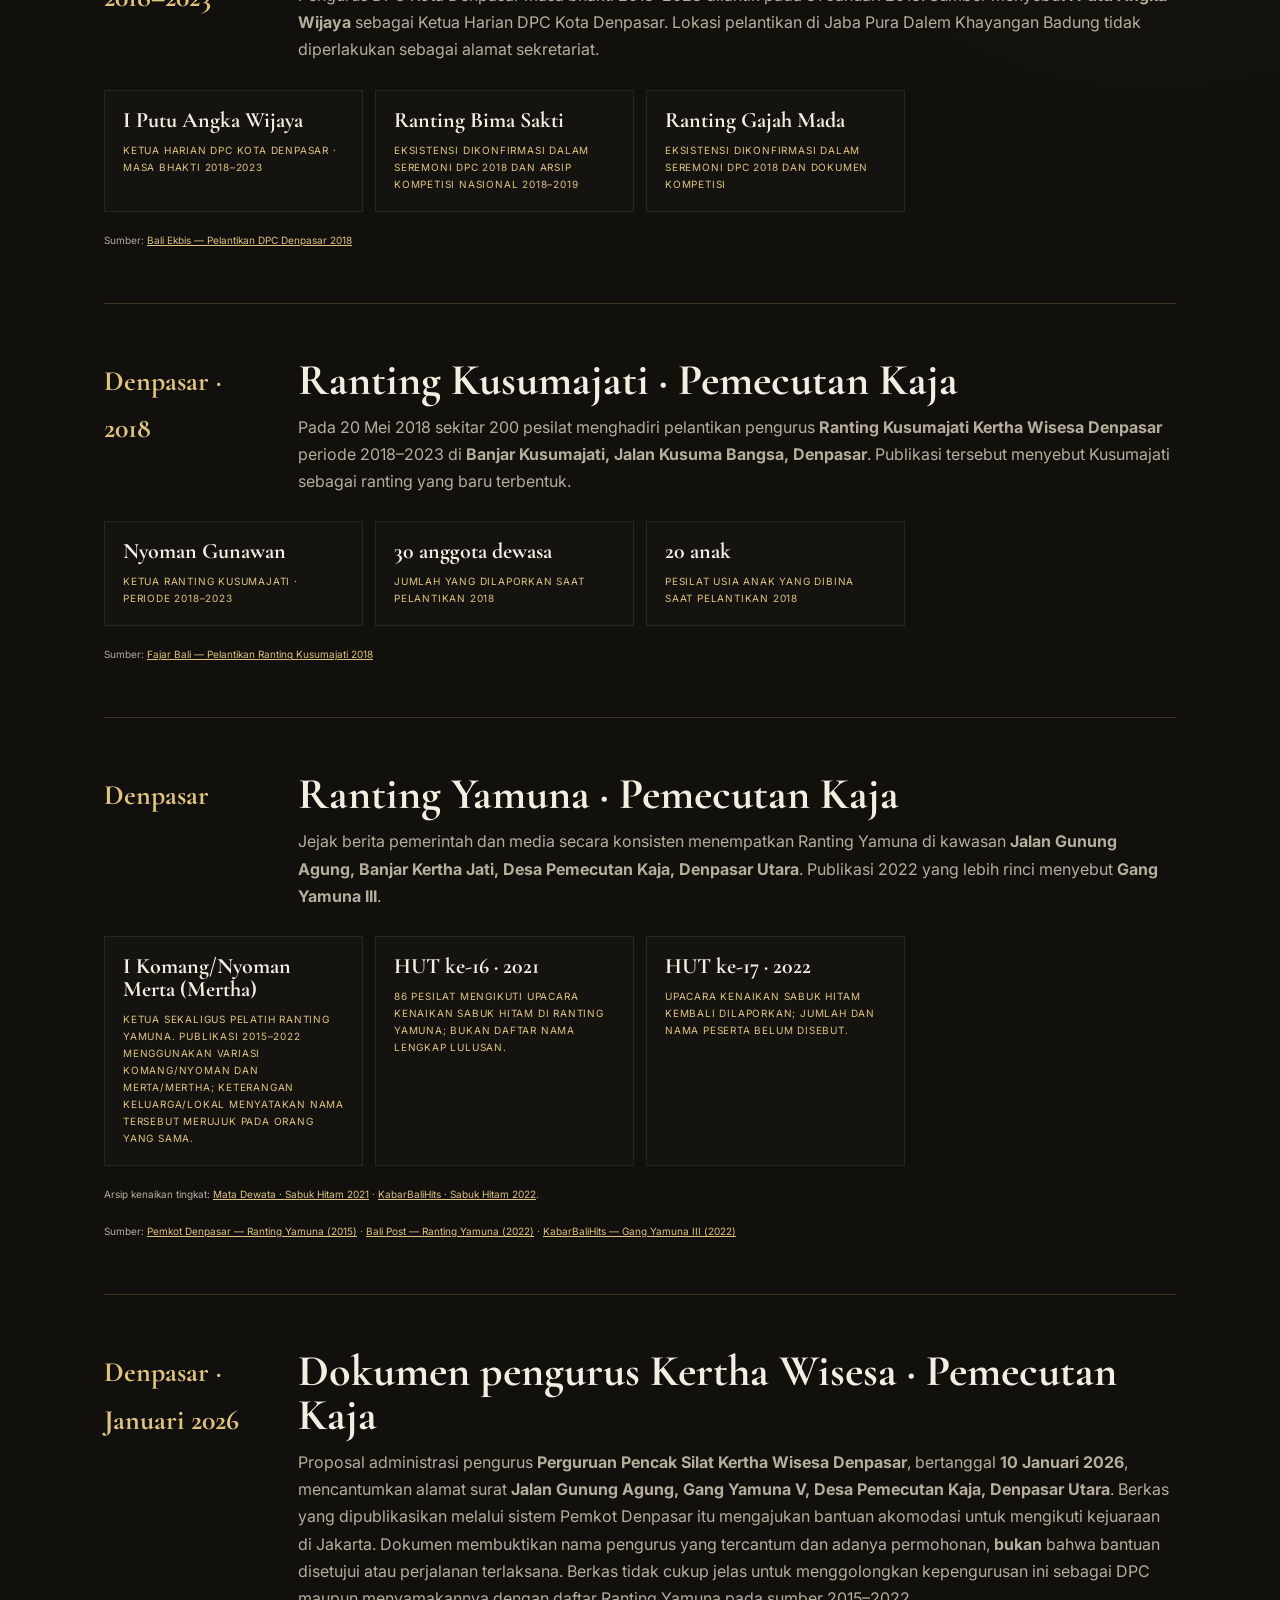
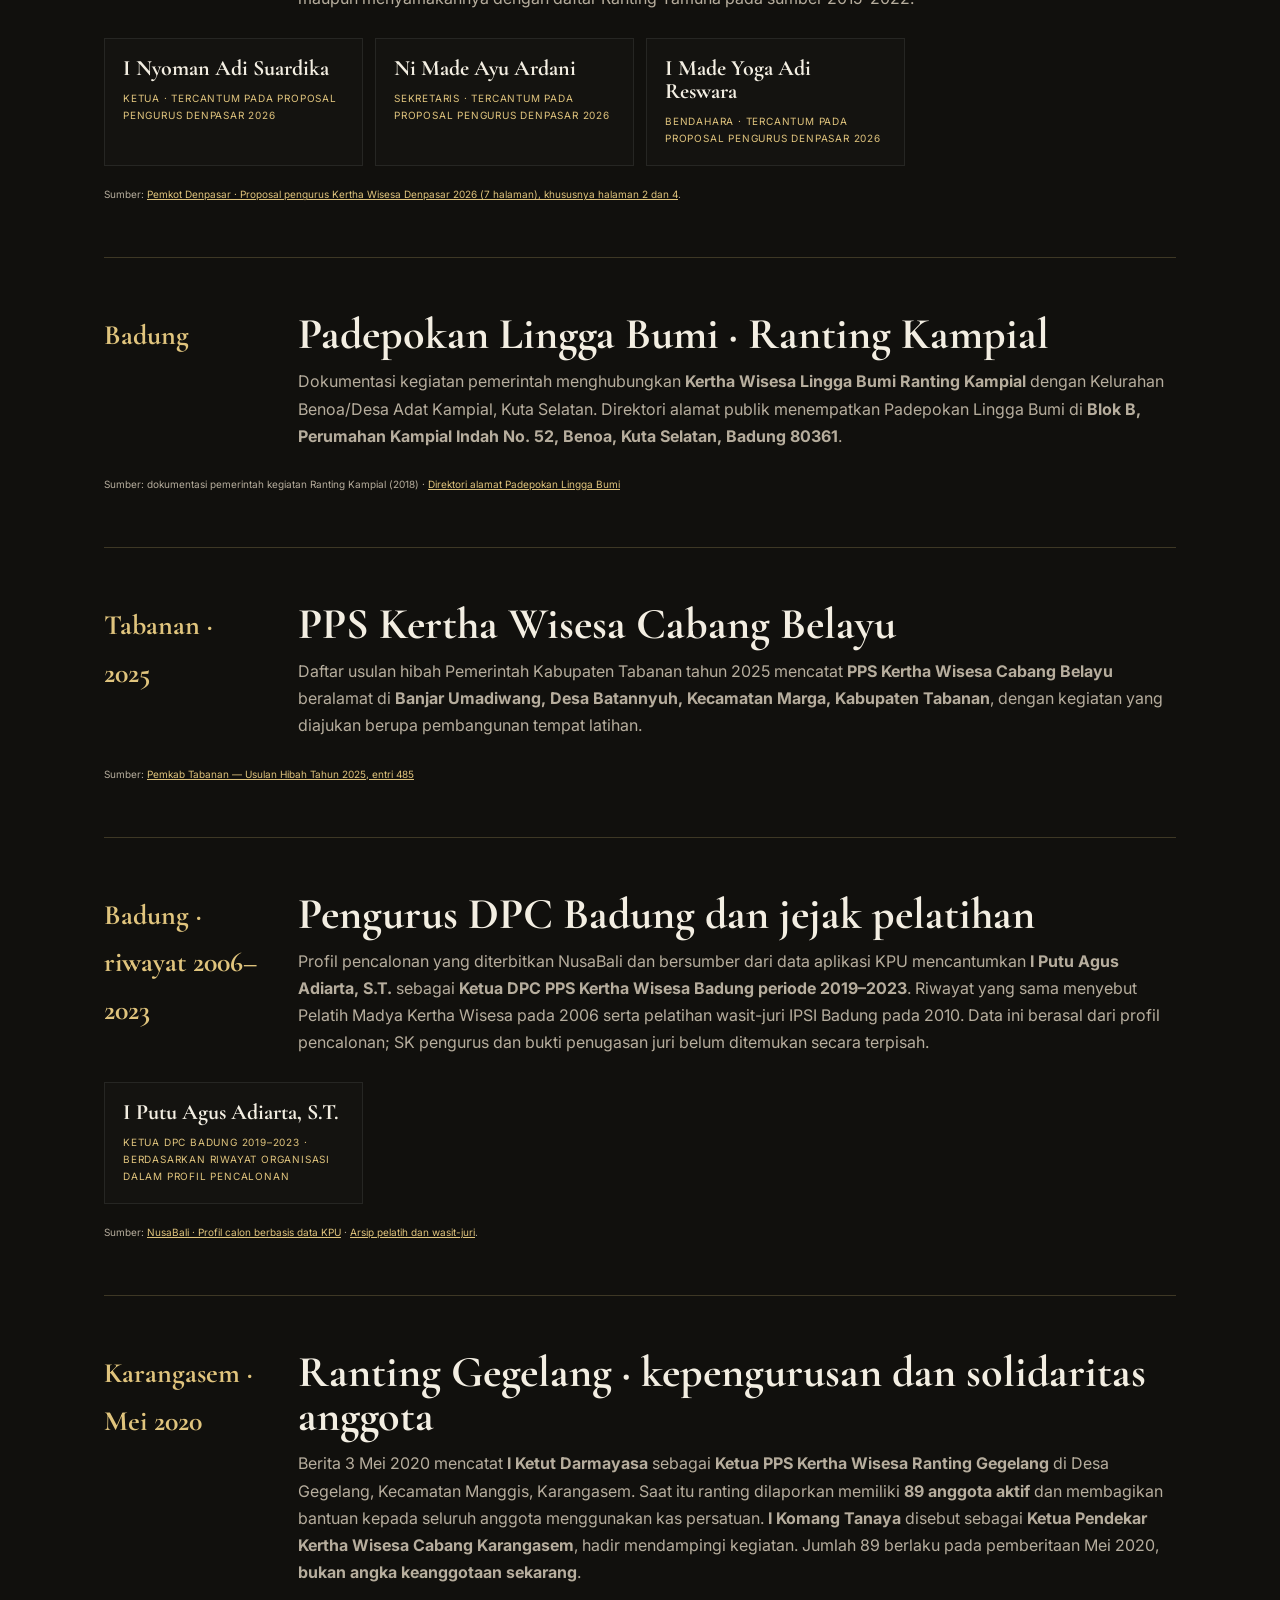
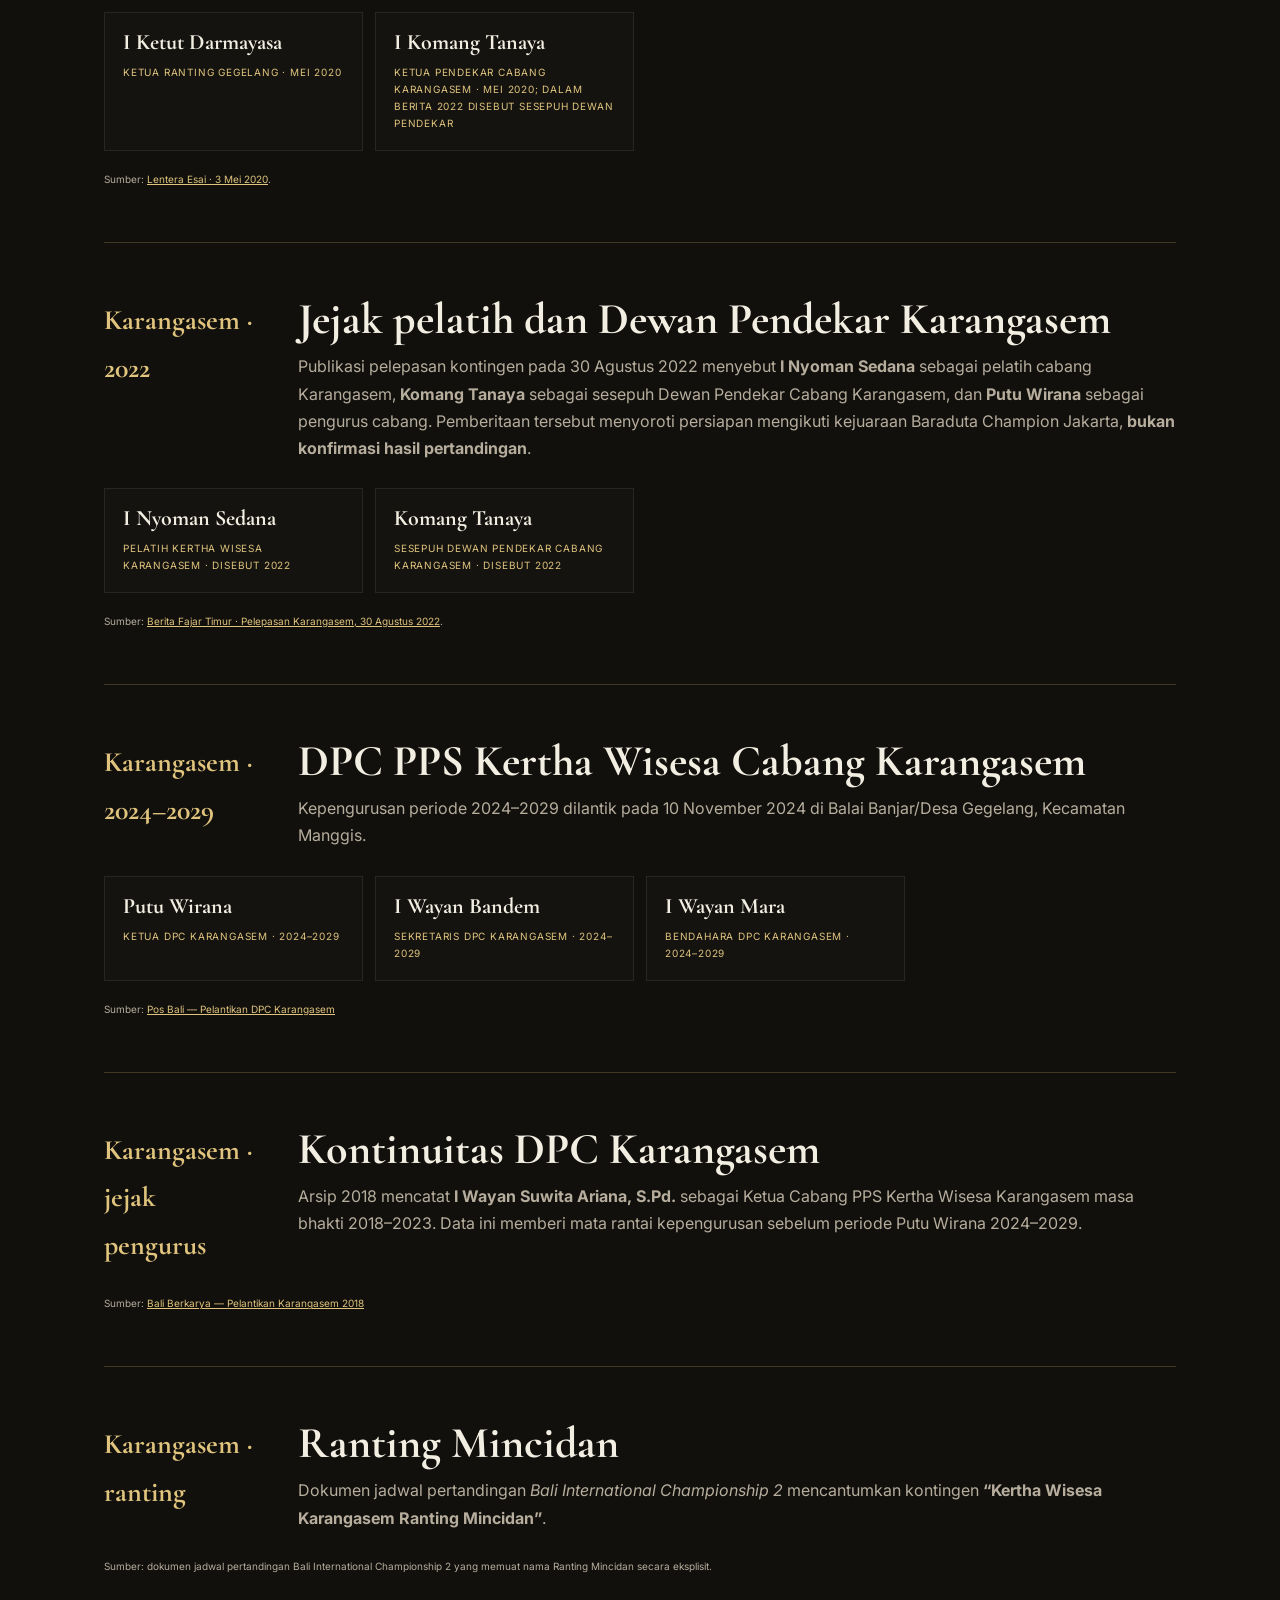
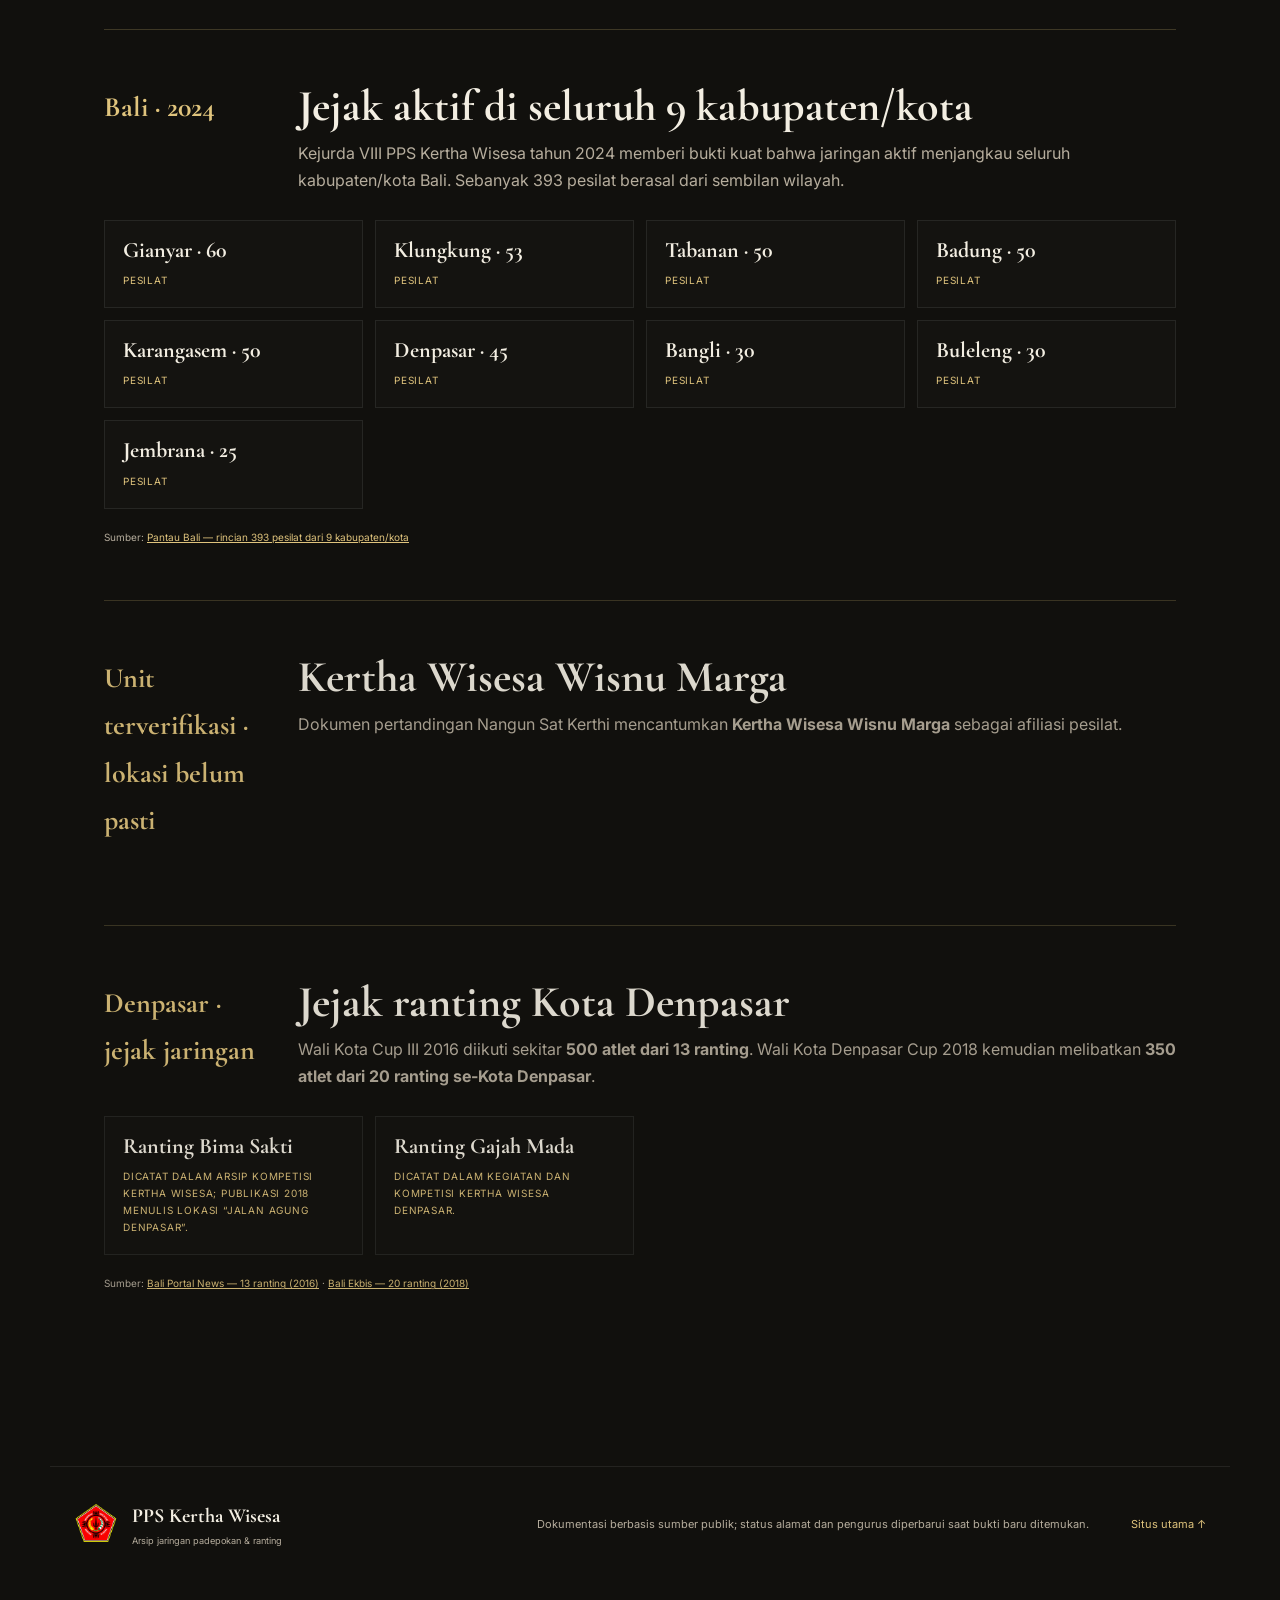
<file: jaringan.html>
<!doctype html>
<html lang="id"><head>
<meta charset="utf-8"><meta name="viewport" content="width=device-width, initial-scale=1">
<meta name="theme-color" content="#11100d">
<meta name="description" content="Arsip jaringan padepokan, cabang, ranting, alamat dan pengurus PPS Kertha Wisesa berdasarkan sumber yang dapat ditelusuri.">
<title>Jaringan Padepokan & Ranting — PPS Kertha Wisesa</title>
<link rel="preconnect" href="https://fonts.googleapis.com"><link rel="preconnect" href="https://fonts.gstatic.com" crossorigin>
<link href="https://fonts.googleapis.com/css2?family=Cormorant+Garamond:wght@500;600;700&family=Inter:wght@400;500;600;700&display=swap" rel="stylesheet">
<link rel="stylesheet" href="styles.css?v=24">
</head><body>
<main class="athlete-page">
<a class="bio-back" href="index.html#organisasi">← Kembali ke situs utama</a>
<p class="kicker">Arsip Jaringan</p>
<h1 class="bio-title">Padepokan, Cabang & Ranting</h1>
<p class="bio-subtitle">Padepokan, cabang, ranting, alamat, dan pengurus PPS Kertha Wisesa sebagaimana tercatat dalam sumber pemerintah, organisasi, media, dan dokumen pertandingan.</p>
<p><a class="bio-back" href="pembinaan.html">Lihat arsip guru, pelatih, wasit-juri &amp; panitia kejuaraan →</a></p>

<section class="athlete-era">
  <div class="athlete-era-head">
    <time>Pusat</time>
    <div><h2>Padepokan PPS Pusat Kertha Wisesa · Kerobokan</h2>
    <p>Pemerintah Kabupaten Badung pada 2023 menyebut lokasi kegiatan di <strong>Jln. Bedugul No. 68, Lingk. Banjar Gadon, Kerobokan, Kuta Utara, Badung</strong>.</p></div>
  </div>
  <div class="athlete-cards">
    <article><strong>I Ketut Widiana Karya</strong><span>Ketua DPP · disebut sumber 2023</span></article>
    <article><strong>Made Juwana</strong><span>Sekjen DPP · disebut sumber 2023</span></article>
    <article><strong>I Made Arta</strong><span>Dewan Guru Pusat · disebut sumber 2023</span></article>
    <article><strong>Ketut Yuta Mana Selamat</strong><span>Guru Besar Pusat · ejaan mengikuti publikasi Pemkab Badung 2023</span></article>
    <article><strong>AA Oka Budatama</strong><span>Ketua Dewan Pendekar Pusat · disebut sumber 2023</span></article>
  </div>
  
  <p class="athlete-source">Sumber: <a target="_blank" rel="noopener" href="https://setda.badungkab.go.id/berita/54099-wabup-suiasa-hadiri-penutupan-kejurda-vii-pps-kertha-wisesa">Pemkab Badung — Kejurda VII di Padepokan Pusat (2023)</a></p>
</section>

<section class="athlete-era">
  <div class="athlete-era-head">
    <time>1976–2021</time>
    <div><h2>Ekspansi cabang & skala jaringan</h2>
    <p>Dokumentasi pemerintah tahun 1985 mencatat bahwa mulai <strong>1976</strong> Kertha Wisesa berkembang melalui cabang <strong>Badung, Karangasem, Klungkung, Bangli, dan Gianyar</strong>, sedangkan <strong>Tabanan</strong> saat itu masih disebut dalam tahap persiapan. Ini menjadi bukti tertulis penting bahwa jaringan luar pusat telah terbentuk sejak dekade 1970-an.</p></div>
  </div>
  <div class="stat-strip">
    <div><strong>9</strong><span>DPC di Bali yang dilaporkan DPP pada 2021</span></div>
    <div><strong>65</strong><span>pengurus ranting di Indonesia yang dilaporkan pada 2021</span></div>
    <div><strong>2</strong><span>DPD yang dilaporkan pada 2021: Bali dan Sulawesi Tenggara</span></div>
  </div>
  
  <p class="athlete-source">Sumber: <a target="_blank" rel="noopener" href="https://repositori.kemendikdasmen.go.id/7497/1/PENCAK%20SILAT%20DAERAH%20BALI.pdf">Depdikbud — Pencak Silat Daerah Bali (1985)</a> · <a target="_blank" rel="noopener" href="https://www.baliprov.go.id/web/gubernur-koster-apresiasi-pps-kertha-wisesa-melahirkan-atlet-nasional">Pemprov Bali — laporan jaringan 2021</a></p>
</section>

<section class="athlete-era">
  <div class="athlete-era-head">
    <time>Riset akademik · 2015–2017</time>
    <div><h2>Rancangan pusat pelatihan dan pembinaan di Denpasar</h2>
    <p>Arsip tugas akhir Program Arsitektur Universitas Udayana mencatat karya <strong>I Nyoman Ananta Suadnyana Sasmita</strong> berjudul <em>Pencak Silat Kerta Wisesa in Denpasar</em> (NIM 1319251019). Daftar isi <em>e-Jurnal Arsitektur Universitas Udayana</em> Vol. 5 No. 2, Juli 2017, juga mencantumkan artikel <em>Penerapan Tema Arsitektur Regionalisme pada Perancangan Pusat Pelatihan dan Pembinaan Perguruan Pencak Silat Kertha Wisesa di Denpasar</em> pada halaman 359–362, ditulis bersama I Made Suarya dan I Gusti Bagus Budjana.</p>
    <p>Ini merupakan <strong>jejak kajian arsitektur tentang fasilitas pendidikan perguruan</strong>, bukan bukti bangunan yang dirancang telah dibangun, disetujui, atau menjadi padepokan resmi. Naskah tugas akhir dan artikel lengkap masih target penelusuran.</p></div>
  </div>
  <p class="athlete-source">Sumber: <a href="https://ppar-ft.unud.ac.id/tugas_akhir?page=118" target="_blank" rel="noopener">Universitas Udayana · register tugas akhir Teknik Arsitektur</a> · <a href="https://www.scribd.com/document/479298171/0aa1c08c47e3c5d7e0d7cb2db49379fa" target="_blank" rel="noopener">Daftar isi e-Jurnal Arsitektur Udayana Vol. 5 No. 2 (Juli 2017), hlm. 359–362</a>.</p>
</section>

<section class="athlete-era">
  <div class="athlete-era-head">
    <time>Bali · 2018–2024</time>
    <div><h2>Jejak pergantian pimpinan wilayah Bali</h2>
    <p>Rangkaian publikasi bertanggal membantu menyusun peta kepemimpinan DPD/DPW wilayah Bali. Ini bukan daftar lengkap ketua sejak awal berdirinya perguruan, dan masa jabatan yang tercantum pada pemberitaan 2018 tidak sepenuhnya konsisten.</p></div>
  </div>
  <div class="athlete-cards">
    <article><strong>I Ketut Sudikerta</strong><span>Ketua wilayah Bali sebelum Musda Mei 2018; periode mulai belum diketahui</span></article>
    <article><strong>A.A. Bagus Adhi Mahendra Putra</strong><span>Terpilih pada Musda 2018; laporan menyebut rentang 2017–2022 atau 2018–2023</span></article>
    <article><strong>A.A. Ngurah Gede Widiada</strong><span>Ketua Umum DPD Wilayah Bali · 2020–2024 menurut berita SK 8 Maret 2020</span></article>
    <article><strong>I Nyoman Mertha</strong><span>Ketua Harian DPD Wilayah Bali · disebut 2020</span></article>
    <article><strong>I Putu Ari Purnawan</strong><span>Terpilih melalui Musda Juli 2024; kemudian dicatat sebagai Ketua Umum DPD Bali periode 2024–2029</span></article>
  </div>
  <p class="athlete-source">Sumber: <a target="_blank" rel="noopener" href="https://www.baliekbis.com/gus-adhi-pimpin-kerta-wisesa-bali/">Bali Ekbis · Musda 2018</a> · <a target="_blank" rel="noopener" href="https://kabarnusa.com/mantapkan-konsolidasi-perguruan-silat/">Kabarnusa · SK pengurus 2020</a> · <a target="_blank" rel="noopener" href="https://www.atnews.id/portal/news/22405/ambara-putra-pelestarian-olahraga-tradisional-pencak-silat">ATNews · Musda Juli 2024</a>. Lihat pula <a href="pembinaan.html">arsip guru, pelatih dan pengurus</a>.</p>
</section>

<section class="athlete-era">
  <div class="athlete-era-head">
    <time>Luar Bali · laporan 2 Februari 2021</time>
    <div><h2>Jejak jaringan Sulawesi dan catatan lokasi Parigi Moutong</h2>
    <p>Pemerintah Provinsi Bali mencatat laporan DPP bahwa pada Februari 2021 Kertha Wisesa memiliki <strong>DPD di Bali dan Sulawesi Tenggara</strong>, sembilan DPC di Bali, dan satu DPC di <strong>Kabupaten Parigi Moutong</strong>. <strong>Catatan geografis penting:</strong> Kabupaten Parigi Moutong berada di <strong>Provinsi Sulawesi Tengah</strong>, sebagaimana ditegaskan BPS; karena itu keberadaan DPC Parigi Moutong <strong>tidak otomatis membuktikan ia bagian dari DPD Sulawesi Tenggara</strong>. Afiliasi administratif DPC tersebut perlu dikonfirmasi dari SK asli.</p>
    <p>Publikasi organisasi menyebut <strong>65 pengurus ranting</strong> yang tersebar di Indonesia (Februari 2021), bukan 65 ranting yang masing-masing telah terverifikasi alamatnya. Angka historis ini bukan statistik keanggotaan saat ini.</p></div>
  </div>
  <p class="athlete-source">Sumber: <a target="_blank" rel="noopener" href="https://www.baliprov.go.id/web/gubernur-koster-apresiasi-pps-kertha-wisesa-melahirkan-atlet-nasional">Pemprov Bali · 2 Februari 2021</a> · <a target="_blank" rel="noopener" href="https://parigimoutongkab.bps.go.id/id">BPS Kabupaten Parigi Moutong · identitas wilayah Sulawesi Tengah</a>.</p>
</section>

<section class="athlete-era">
  <div class="athlete-era-head">
    <time>Denpasar · 2018–2023</time>
    <div><h2>DPC PPS Kertha Wisesa Kota Denpasar</h2>
    <p>Pengurus DPC Kota Denpasar masa bhakti 2018–2023 dilantik pada 31 Januari 2018. Sumber menyebut <strong>I Putu Angka Wijaya</strong> sebagai Ketua Harian DPC Kota Denpasar. Lokasi pelantikan di Jaba Pura Dalem Khayangan Badung tidak diperlakukan sebagai alamat sekretariat.</p></div>
  </div>
  <div class="athlete-cards">
    <article><strong>I Putu Angka Wijaya</strong><span>Ketua Harian DPC Kota Denpasar · masa bhakti 2018–2023</span></article>
    <article><strong>Ranting Bima Sakti</strong><span>Eksistensi dikonfirmasi dalam seremoni DPC 2018 dan arsip kompetisi nasional 2018–2019</span></article>
    <article><strong>Ranting Gajah Mada</strong><span>Eksistensi dikonfirmasi dalam seremoni DPC 2018 dan dokumen kompetisi</span></article>
  </div>
  <p class="athlete-source">Sumber: <a target="_blank" rel="noopener" href="https://www.baliekbis.com/pengurus-pps-kertha-wisesa-dilantik/">Bali Ekbis — Pelantikan DPC Denpasar 2018</a></p>
</section>

<section class="athlete-era">
  <div class="athlete-era-head">
    <time>Denpasar · 2018</time>
    <div><h2>Ranting Kusumajati · Pemecutan Kaja</h2>
    <p>Pada 20 Mei 2018 sekitar 200 pesilat menghadiri pelantikan pengurus <strong>Ranting Kusumajati Kertha Wisesa Denpasar</strong> periode 2018–2023 di <strong>Banjar Kusumajati, Jalan Kusuma Bangsa, Denpasar</strong>. Publikasi tersebut menyebut Kusumajati sebagai ranting yang baru terbentuk.</p></div>
  </div>
  <div class="athlete-cards">
    <article><strong>Nyoman Gunawan</strong><span>Ketua Ranting Kusumajati · periode 2018–2023</span></article>
    <article><strong>30 anggota dewasa</strong><span>Jumlah yang dilaporkan saat pelantikan 2018</span></article>
    <article><strong>20 anak</strong><span>Pesilat usia anak yang dibina saat pelantikan 2018</span></article>
  </div>
  
  <p class="athlete-source">Sumber: <a target="_blank" rel="noopener" href="https://fajarbali.com/ranting-kusumajati-kertha-wisesa-siap-persembahkan-yang-terbaik/">Fajar Bali — Pelantikan Ranting Kusumajati 2018</a></p>
</section>

<section class="athlete-era">
  <div class="athlete-era-head">
    <time>Denpasar</time>
    <div><h2>Ranting Yamuna · Pemecutan Kaja</h2>
    <p>Jejak berita pemerintah dan media secara konsisten menempatkan Ranting Yamuna di kawasan <strong>Jalan Gunung Agung, Banjar Kertha Jati, Desa Pemecutan Kaja, Denpasar Utara</strong>. Publikasi 2022 yang lebih rinci menyebut <strong>Gang Yamuna III</strong>.</p></div>
  </div>
  <div class="athlete-cards">
    <article><strong>I Komang/Nyoman Merta (Mertha)</strong><span>Ketua sekaligus pelatih Ranting Yamuna. Publikasi 2015–2022 menggunakan variasi Komang/Nyoman dan Merta/Mertha; keterangan keluarga/lokal menyatakan nama tersebut merujuk pada orang yang sama.</span></article>
    <article><strong>HUT ke-16 · 2021</strong><span>86 pesilat mengikuti upacara kenaikan Sabuk Hitam di Ranting Yamuna; bukan daftar nama lengkap lulusan.</span></article>
    <article><strong>HUT ke-17 · 2022</strong><span>Upacara kenaikan Sabuk Hitam kembali dilaporkan; jumlah dan nama peserta belum disebut.</span></article>
  </div>
  
  <p class="athlete-source">Arsip kenaikan tingkat: <a target="_blank" rel="noopener" href="https://matadewata.com/26/12/2021/hut-ke-16-kertha-wisesa-ranting-yamuna-gus-adi-cetak-prestasi-harumkan-nama-indonesia/">Mata Dewata · Sabuk Hitam 2021</a> · <a target="_blank" rel="noopener" href="https://kabarbalihits.com/2022/12/18/hut-ke-17-pps-kertha-wisesa-ranting-yamuna-konsisten-cetak-atlet-berpestasi/">KabarBaliHits · Sabuk Hitam 2022</a>.</p>
  <p class="athlete-source">Sumber: <a target="_blank" rel="noopener" href="https://www.setda.denpasarkota.go.id/berita/peringatan-hut-ke-9-kerta-wisesa-dan-cimande-bali-ranting-yamuna-lakukan-inovasi-dan-ide-kreatif-demi-kemajuan-pencak-silat">Pemkot Denpasar — Ranting Yamuna (2015)</a> · <a target="_blank" rel="noopener" href="https://www.balipost.com/news/2022/02/21/252060/Adi-Budiasta-Berlaga-di-SEA...html">Bali Post — Ranting Yamuna (2022)</a> · <a target="_blank" rel="noopener" href="https://kabarbalihits.com/2022/12/18/hut-ke-17-pps-kertha-wisesa-ranting-yamuna-konsisten-cetak-atlet-berpestasi/">KabarBaliHits — Gang Yamuna III (2022)</a></p>
</section>

<section class="athlete-era">
  <div class="athlete-era-head">
    <time>Denpasar · Januari 2026</time>
    <div><h2>Dokumen pengurus Kertha Wisesa · Pemecutan Kaja</h2>
    <p>Proposal administrasi pengurus <strong>Perguruan Pencak Silat Kertha Wisesa Denpasar</strong>, bertanggal <strong>10 Januari 2026</strong>, mencantumkan alamat surat <strong>Jalan Gunung Agung, Gang Yamuna V, Desa Pemecutan Kaja, Denpasar Utara</strong>. Berkas yang dipublikasikan melalui sistem Pemkot Denpasar itu mengajukan bantuan akomodasi untuk mengikuti kejuaraan di Jakarta. Dokumen membuktikan nama pengurus yang tercantum dan adanya permohonan, <strong>bukan</strong> bahwa bantuan disetujui atau perjalanan terlaksana. Berkas tidak cukup jelas untuk menggolongkan kepengurusan ini sebagai DPC maupun menyamakannya dengan daftar Ranting Yamuna pada sumber 2015–2022.</p></div>
  </div>
  <div class="athlete-cards">
    <article><strong>I Nyoman Adi Suardika</strong><span>Ketua · tercantum pada proposal pengurus Denpasar 2026</span></article>
    <article><strong>Ni Made Ayu Ardani</strong><span>Sekretaris · tercantum pada proposal pengurus Denpasar 2026</span></article>
    <article><strong>I Made Yoga Adi Reswara</strong><span>Bendahara · tercantum pada proposal pengurus Denpasar 2026</span></article>
  </div>
  <p class="athlete-source">Sumber: <a target="_blank" rel="noopener" href="https://monalisa.denpasarkota.go.id/storage/proposals/Proposal_260427111026.pdf">Pemkot Denpasar · Proposal pengurus Kertha Wisesa Denpasar 2026 (7 halaman), khususnya halaman 2 dan 4</a>.</p>
</section>

<section class="athlete-era">
  <div class="athlete-era-head">
    <time>Badung</time>
    <div><h2>Padepokan Lingga Bumi · Ranting Kampial</h2>
    <p>Dokumentasi kegiatan pemerintah menghubungkan <strong>Kertha Wisesa Lingga Bumi Ranting Kampial</strong> dengan Kelurahan Benoa/Desa Adat Kampial, Kuta Selatan. Direktori alamat publik menempatkan Padepokan Lingga Bumi di <strong>Blok B, Perumahan Kampial Indah No. 52, Benoa, Kuta Selatan, Badung 80361</strong>.</p></div>
  </div>
  
  <p class="athlete-source">Sumber: dokumentasi pemerintah kegiatan Ranting Kampial (2018) · <a target="_blank" rel="noopener" href="https://idalamat.com/alamat/643652/padepokan-lingga-bumi-pencaksilat-kertha-wisesa-badung-bali">Direktori alamat Padepokan Lingga Bumi</a></p>
</section>

<section class="athlete-era">
  <div class="athlete-era-head">
    <time>Tabanan · 2025</time>
    <div><h2>PPS Kertha Wisesa Cabang Belayu</h2>
    <p>Daftar usulan hibah Pemerintah Kabupaten Tabanan tahun 2025 mencatat <strong>PPS Kertha Wisesa Cabang Belayu</strong> beralamat di <strong>Banjar Umadiwang, Desa Batannyuh, Kecamatan Marga, Kabupaten Tabanan</strong>, dengan kegiatan yang diajukan berupa pembangunan tempat latihan.</p></div>
  </div>
  
  <p class="athlete-source">Sumber: <a target="_blank" rel="noopener" href="https://ipkd.tabanankab.go.id/wp-content/uploads/2025/12/Usulan-Hibah-Tahun-2025.pdf">Pemkab Tabanan — Usulan Hibah Tahun 2025, entri 485</a></p>
</section>


<section class="athlete-era">
  <div class="athlete-era-head">
    <time>Badung · riwayat 2006–2023</time>
    <div><h2>Pengurus DPC Badung dan jejak pelatihan</h2>
    <p>Profil pencalonan yang diterbitkan NusaBali dan bersumber dari data aplikasi KPU mencantumkan <strong>I Putu Agus Adiarta, S.T.</strong> sebagai <strong>Ketua DPC PPS Kertha Wisesa Badung periode 2019–2023</strong>. Riwayat yang sama menyebut Pelatih Madya Kertha Wisesa pada 2006 serta pelatihan wasit-juri IPSI Badung pada 2010. Data ini berasal dari profil pencalonan; SK pengurus dan bukti penugasan juri belum ditemukan secara terpisah.</p></div>
  </div>
  <div class="athlete-cards">
    <article><strong>I Putu Agus Adiarta, S.T.</strong><span>Ketua DPC Badung 2019–2023 · berdasarkan riwayat organisasi dalam profil pencalonan</span></article>
  </div>
  <p class="athlete-source">Sumber: <a target="_blank" rel="noopener" href="https://www.nusabali.com/gong-demokrasi/daftar-calon/dprd-kab-kota/749/i-putu-agus-adiarta-st">NusaBali · Profil calon berbasis data KPU</a> · <a href="pembinaan.html">Arsip pelatih dan wasit-juri</a>.</p>
</section>

<section class="athlete-era">
  <div class="athlete-era-head">
    <time>Karangasem · Mei 2020</time>
    <div><h2>Ranting Gegelang · kepengurusan dan solidaritas anggota</h2>
    <p>Berita 3 Mei 2020 mencatat <strong>I Ketut Darmayasa</strong> sebagai <strong>Ketua PPS Kertha Wisesa Ranting Gegelang</strong> di Desa Gegelang, Kecamatan Manggis, Karangasem. Saat itu ranting dilaporkan memiliki <strong>89 anggota aktif</strong> dan membagikan bantuan kepada seluruh anggota menggunakan kas persatuan. <strong>I Komang Tanaya</strong> disebut sebagai <strong>Ketua Pendekar Kertha Wisesa Cabang Karangasem</strong>, hadir mendampingi kegiatan. Jumlah 89 berlaku pada pemberitaan Mei 2020, <strong>bukan angka keanggotaan sekarang</strong>.</p></div>
  </div>
  <div class="athlete-cards">
    <article><strong>I Ketut Darmayasa</strong><span>Ketua Ranting Gegelang · Mei 2020</span></article>
    <article><strong>I Komang Tanaya</strong><span>Ketua Pendekar Cabang Karangasem · Mei 2020; dalam berita 2022 disebut sesepuh Dewan Pendekar</span></article>
  </div>
  <p class="athlete-source">Sumber: <a target="_blank" rel="noopener" href="https://lenteraesai.id/2020/05/03/pandemi-covid-19-pps-kertha-wisesa-ranting-gegelang-bagikan-sembako/">Lentera Esai · 3 Mei 2020</a>.</p>
</section>

<section class="athlete-era">
  <div class="athlete-era-head">
    <time>Karangasem · 2022</time>
    <div><h2>Jejak pelatih dan Dewan Pendekar Karangasem</h2>
    <p>Publikasi pelepasan kontingen pada 30 Agustus 2022 menyebut <strong>I Nyoman Sedana</strong> sebagai pelatih cabang Karangasem, <strong>Komang Tanaya</strong> sebagai sesepuh Dewan Pendekar Cabang Karangasem, dan <strong>Putu Wirana</strong> sebagai pengurus cabang. Pemberitaan tersebut menyoroti persiapan mengikuti kejuaraan Baraduta Champion Jakarta, <strong>bukan konfirmasi hasil pertandingan</strong>.</p></div>
  </div>
  <div class="athlete-cards">
    <article><strong>I Nyoman Sedana</strong><span>Pelatih Kertha Wisesa Karangasem · disebut 2022</span></article>
    <article><strong>Komang Tanaya</strong><span>Sesepuh Dewan Pendekar Cabang Karangasem · disebut 2022</span></article>
  </div>
  <p class="athlete-source">Sumber: <a target="_blank" rel="noopener" href="https://beritafajartimur.com/ketua-dpp-perguruan-pencak-silat-kertha-wisesa-lepas-38-atlet-pencak-silat-yang-try-out-ke-jakarta/">Berita Fajar Timur · Pelepasan Karangasem, 30 Agustus 2022</a>.</p>
</section>

<section class="athlete-era">
  <div class="athlete-era-head">
    <time>Karangasem · 2024–2029</time>
    <div><h2>DPC PPS Kertha Wisesa Cabang Karangasem</h2>
    <p>Kepengurusan periode 2024–2029 dilantik pada 10 November 2024 di Balai Banjar/Desa Gegelang, Kecamatan Manggis.</p></div>
  </div>
  <div class="athlete-cards">
    <article><strong>Putu Wirana</strong><span>Ketua DPC Karangasem · 2024–2029</span></article>
    <article><strong>I Wayan Bandem</strong><span>Sekretaris DPC Karangasem · 2024–2029</span></article>
    <article><strong>I Wayan Mara</strong><span>Bendahara DPC Karangasem · 2024–2029</span></article>
  </div>
  
  <p class="athlete-source">Sumber: <a target="_blank" rel="noopener" href="https://www.posbali.net/karangasem/1425301806/pengurus-pps-kertha-wisesa-cabang-karangasem-periode-2024-2029-dilantik">Pos Bali — Pelantikan DPC Karangasem</a></p>
</section>

<section class="athlete-era">
  <div class="athlete-era-head">
    <time>Karangasem · jejak pengurus</time>
    <div><h2>Kontinuitas DPC Karangasem</h2>
    <p>Arsip 2018 mencatat <strong>I Wayan Suwita Ariana, S.Pd.</strong> sebagai Ketua Cabang PPS Kertha Wisesa Karangasem masa bhakti 2018–2023. Data ini memberi mata rantai kepengurusan sebelum periode Putu Wirana 2024–2029.</p></div>
  </div>
  <p class="athlete-source">Sumber: <a target="_blank" rel="noopener" href="https://mail.baliberkarya.com/berita/201809010001/lantik-pengurus-pps-kertha-wisesa-karangasem-gus-adhi-ajak-atlit-silat-39tingkatkan-prestasi39">Bali Berkarya — Pelantikan Karangasem 2018</a></p>
</section>

<section class="athlete-era">
  <div class="athlete-era-head">
    <time>Karangasem · ranting</time>
    <div><h2>Ranting Mincidan</h2>
    <p>Dokumen jadwal pertandingan <em>Bali International Championship 2</em> mencantumkan kontingen <strong>“Kertha Wisesa Karangasem Ranting Mincidan”</strong>.</p></div>
  </div>
  <p class="athlete-source">Sumber: dokumen jadwal pertandingan Bali International Championship 2 yang memuat nama Ranting Mincidan secara eksplisit.</p>
</section>

<section class="athlete-era">
  <div class="athlete-era-head">
    <time>Bali · 2024</time>
    <div><h2>Jejak aktif di seluruh 9 kabupaten/kota</h2>
    <p>Kejurda VIII PPS Kertha Wisesa tahun 2024 memberi bukti kuat bahwa jaringan aktif menjangkau seluruh kabupaten/kota Bali. Sebanyak 393 pesilat berasal dari sembilan wilayah.</p></div>
  </div>
  <div class="athlete-cards">
    <article><strong>Gianyar · 60</strong><span>pesilat</span></article>
    <article><strong>Klungkung · 53</strong><span>pesilat</span></article>
    <article><strong>Tabanan · 50</strong><span>pesilat</span></article>
    <article><strong>Badung · 50</strong><span>pesilat</span></article>
    <article><strong>Karangasem · 50</strong><span>pesilat</span></article>
    <article><strong>Denpasar · 45</strong><span>pesilat</span></article>
    <article><strong>Bangli · 30</strong><span>pesilat</span></article>
    <article><strong>Buleleng · 30</strong><span>pesilat</span></article>
    <article><strong>Jembrana · 25</strong><span>pesilat</span></article>
  </div>
  
  <p class="athlete-source">Sumber: <a target="_blank" rel="noopener" href="https://pantaubali.com/2024/12/26/393-pesilat-bali-berlaga-di-kejurda-pencak-silat-kertha-wisesa-viii/">Pantau Bali — rincian 393 pesilat dari 9 kabupaten/kota</a></p>
</section>

<section class="athlete-era archive-gap">
  <div class="athlete-era-head">
    <time>Unit terverifikasi · lokasi belum pasti</time>
    <div><h2>Kertha Wisesa Wisnu Marga</h2>
    <p>Dokumen pertandingan Nangun Sat Kerthi mencantumkan <strong>Kertha Wisesa Wisnu Marga</strong> sebagai afiliasi pesilat.</p></div>
  </div>
  
</section>

<section class="athlete-era archive-gap">
  <div class="athlete-era-head">
    <time>Denpasar · jejak jaringan</time>
    <div><h2>Jejak ranting Kota Denpasar</h2>
    <p>Wali Kota Cup III 2016 diikuti sekitar <strong>500 atlet dari 13 ranting</strong>. Wali Kota Denpasar Cup 2018 kemudian melibatkan <strong>350 atlet dari 20 ranting se-Kota Denpasar</strong>.</p></div>
  </div>
  <div class="athlete-cards">
    <article><strong>Ranting Bima Sakti</strong><span>Dicatat dalam arsip kompetisi Kertha Wisesa; publikasi 2018 menulis lokasi “Jalan Agung Denpasar”.</span></article>
    <article><strong>Ranting Gajah Mada</strong><span>Dicatat dalam kegiatan dan kompetisi Kertha Wisesa Denpasar.</span></article>
  </div>
  <p class="athlete-source">Sumber: <a target="_blank" rel="noopener" href="https://baliportalnews.com/2016/11/psps-kertha-wisesa-gelar-kejuaraan-bertajuk-walikota-cup-iii/">Bali Portal News — 13 ranting (2016)</a> · <a target="_blank" rel="noopener" href="https://www.baliekbis.com/350-atlet-ps-kertha-wisesa-ikuti-kejuaraan-walikota-cup-2018/">Bali Ekbis — 20 ranting (2018)</a></p>
</section>

</main>
<footer>
  <div class="footer-brand"><img class="footer-logo" src="assets/kertha-wisesa-logo.webp?v=20261016-full" width="44" height="44" alt="Lambang PPS Kertha Wisesa"><div><strong>PPS Kertha Wisesa</strong><small>Arsip jaringan padepokan & ranting</small></div></div>
  <p>Dokumentasi berbasis sumber publik; status alamat dan pengurus diperbarui saat bukti baru ditemukan.</p>
  <a href="index.html">Situs utama ↑</a>
</footer>
<script src="script.js?v=8"></script>
</body></html>
</file>
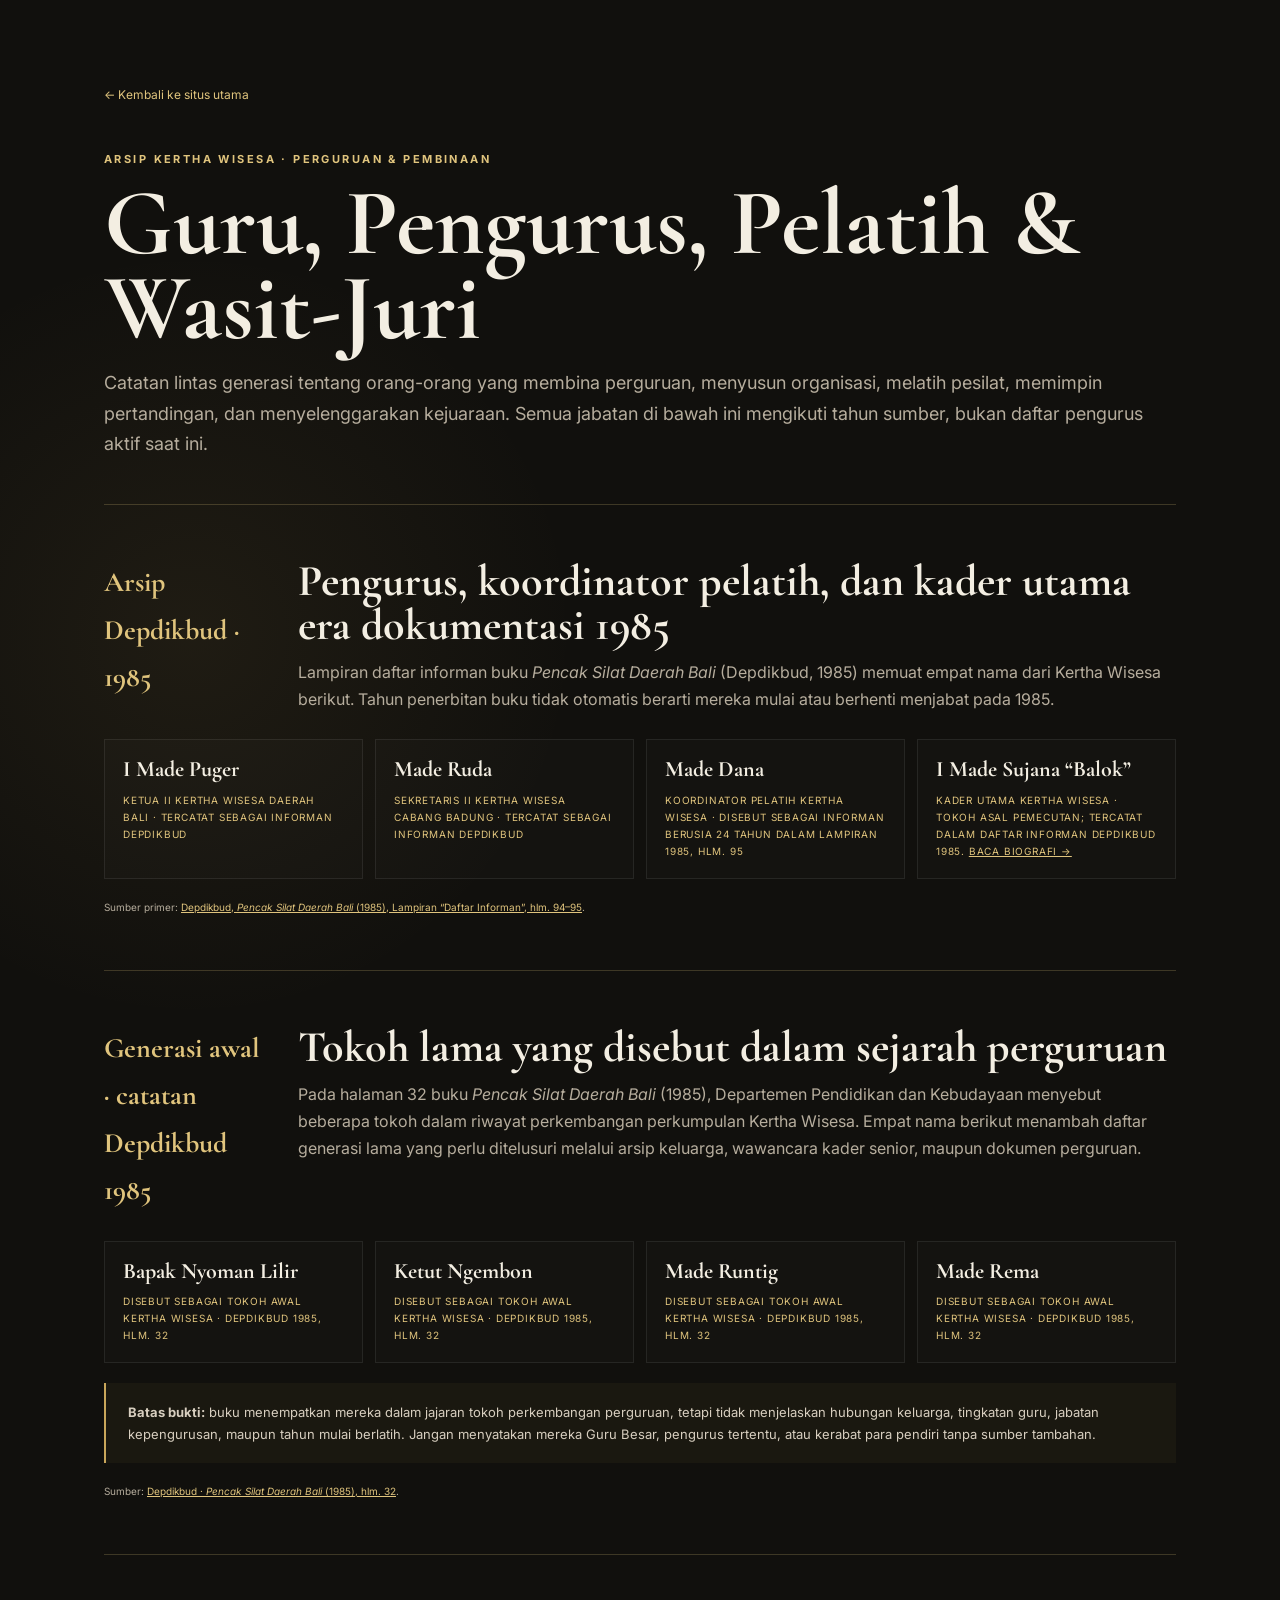
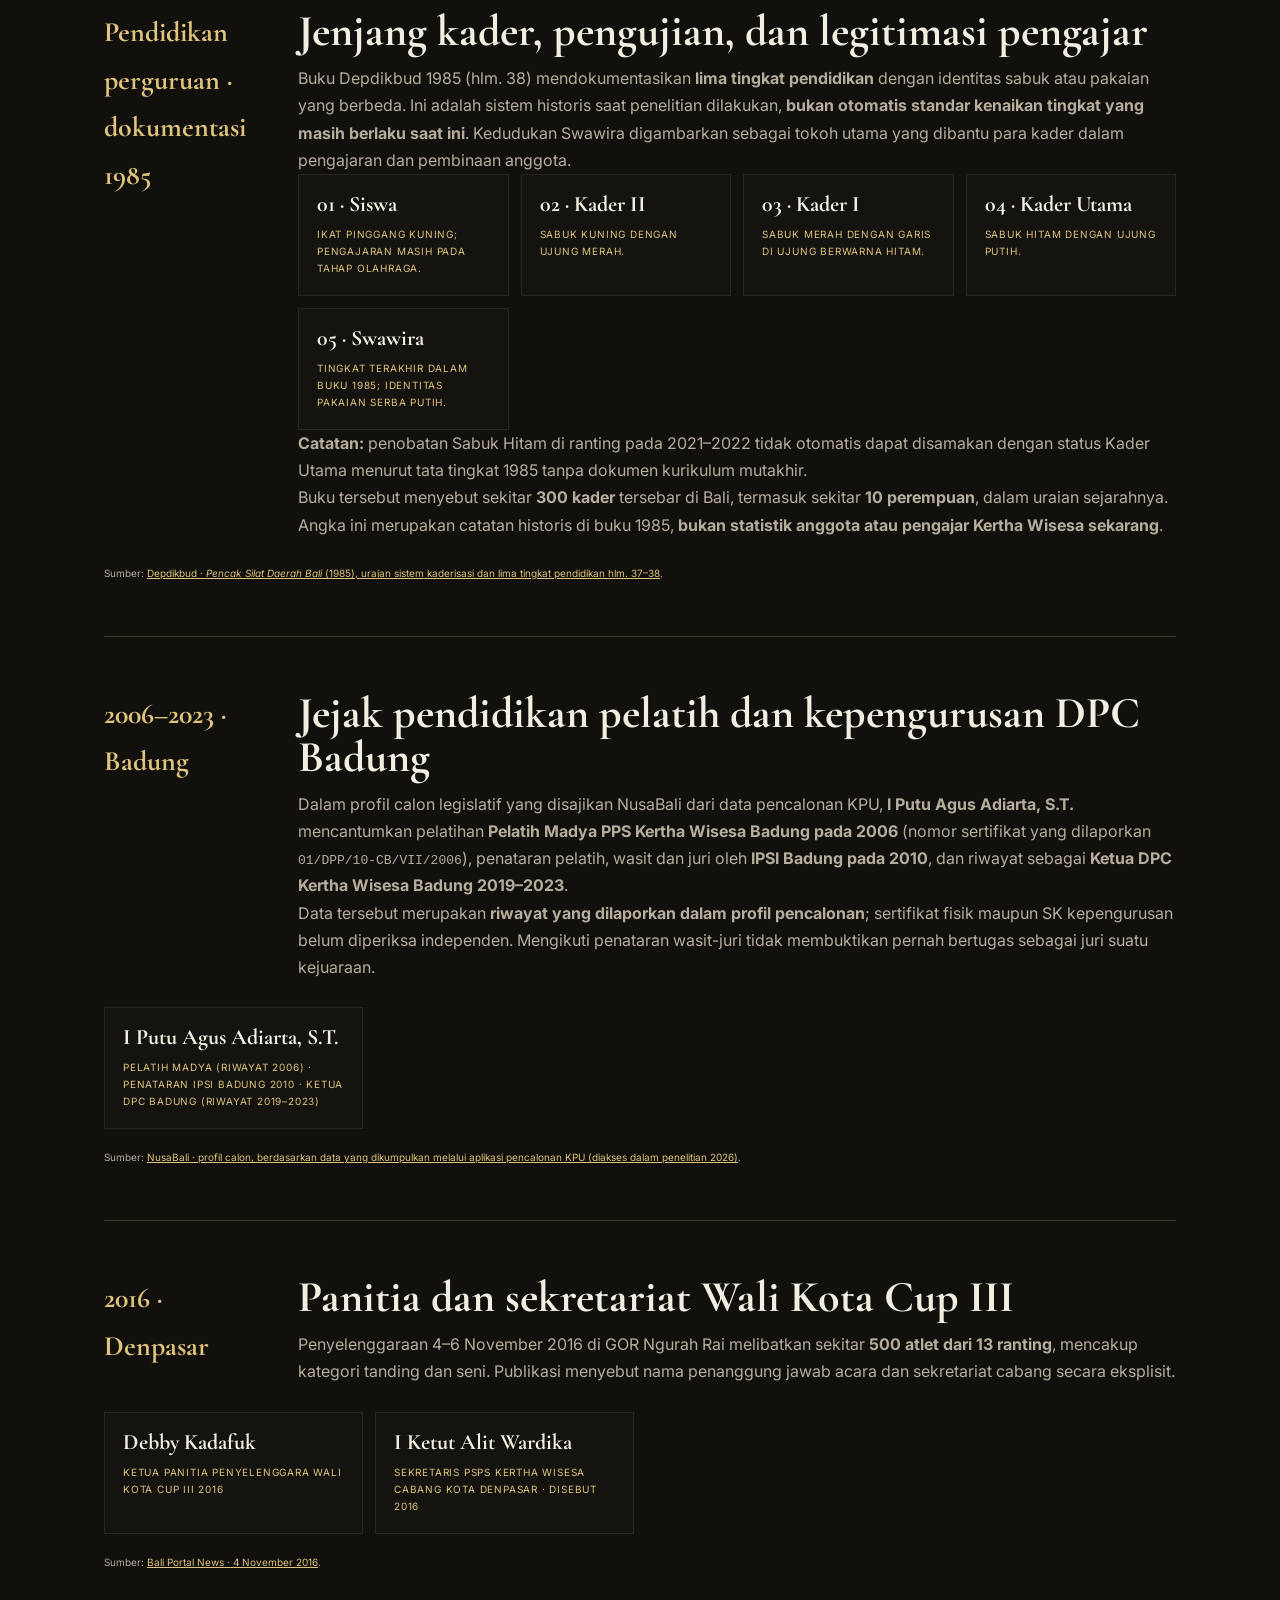
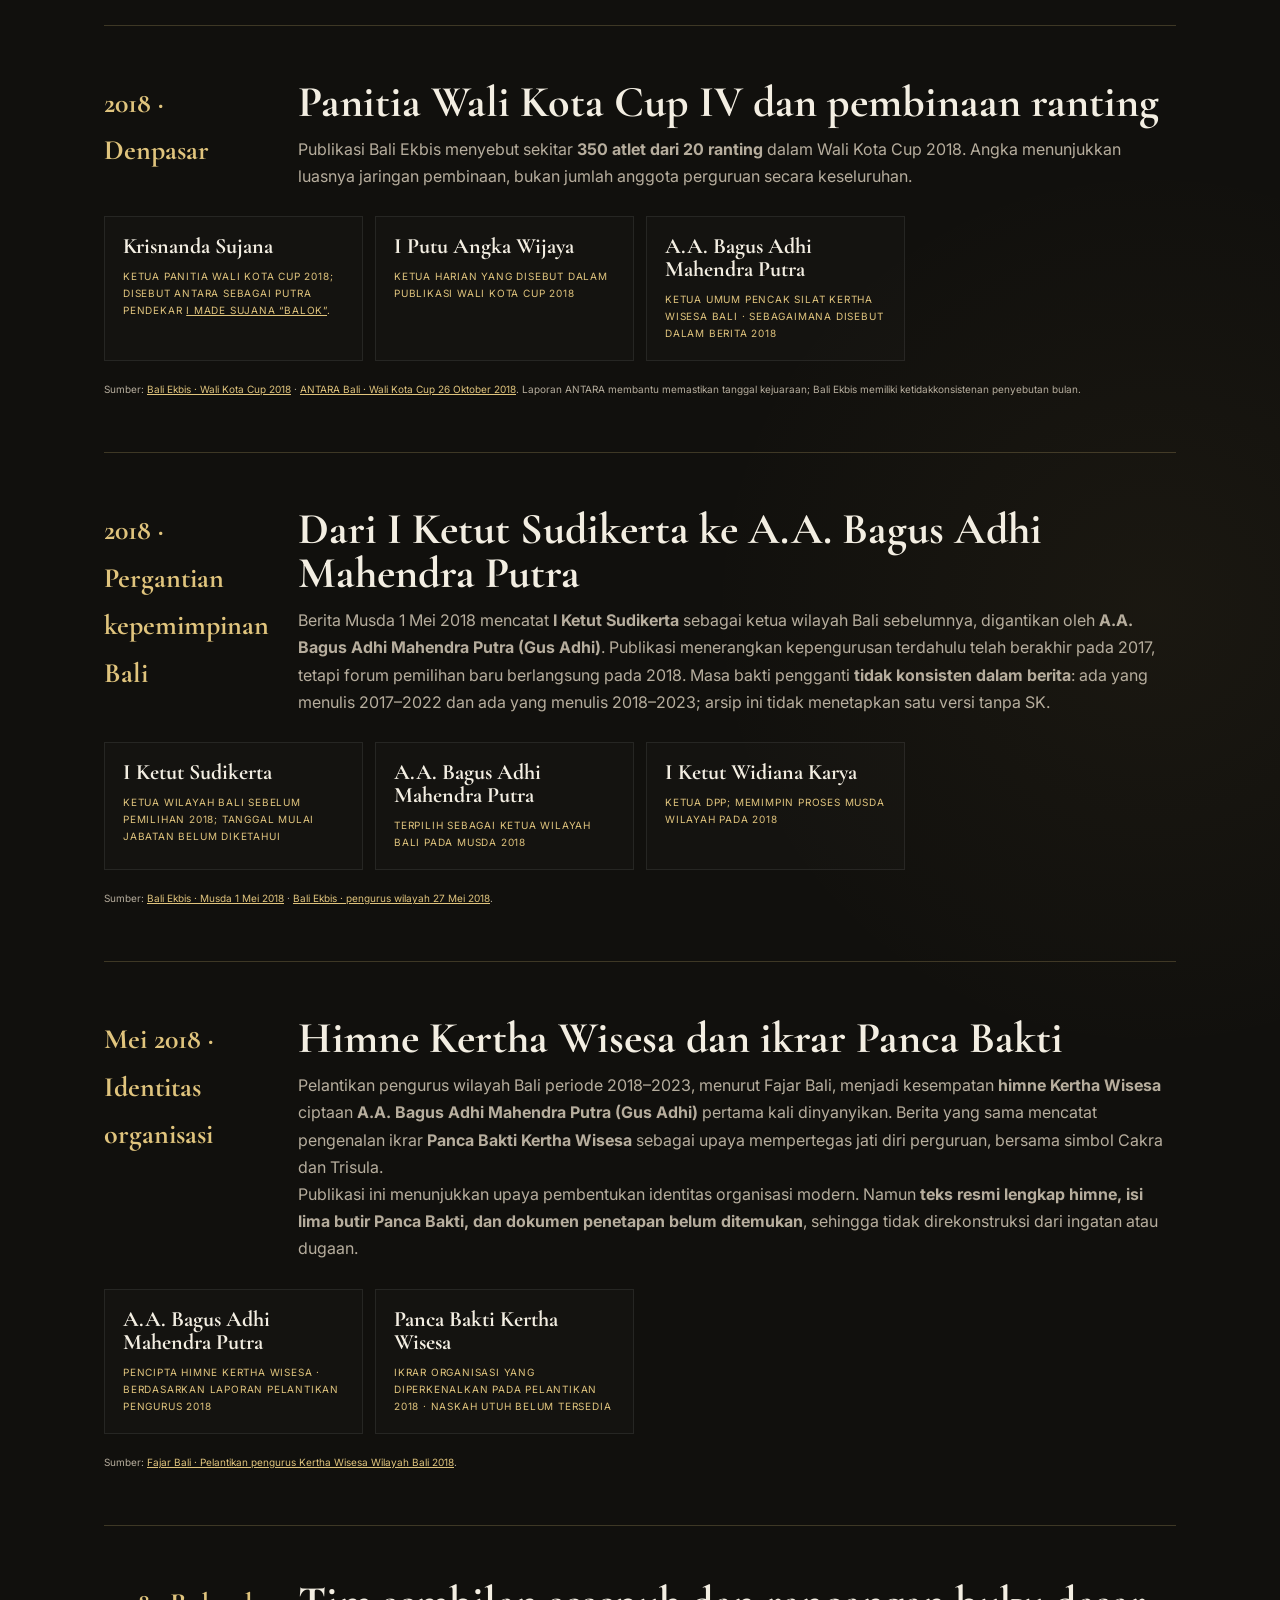
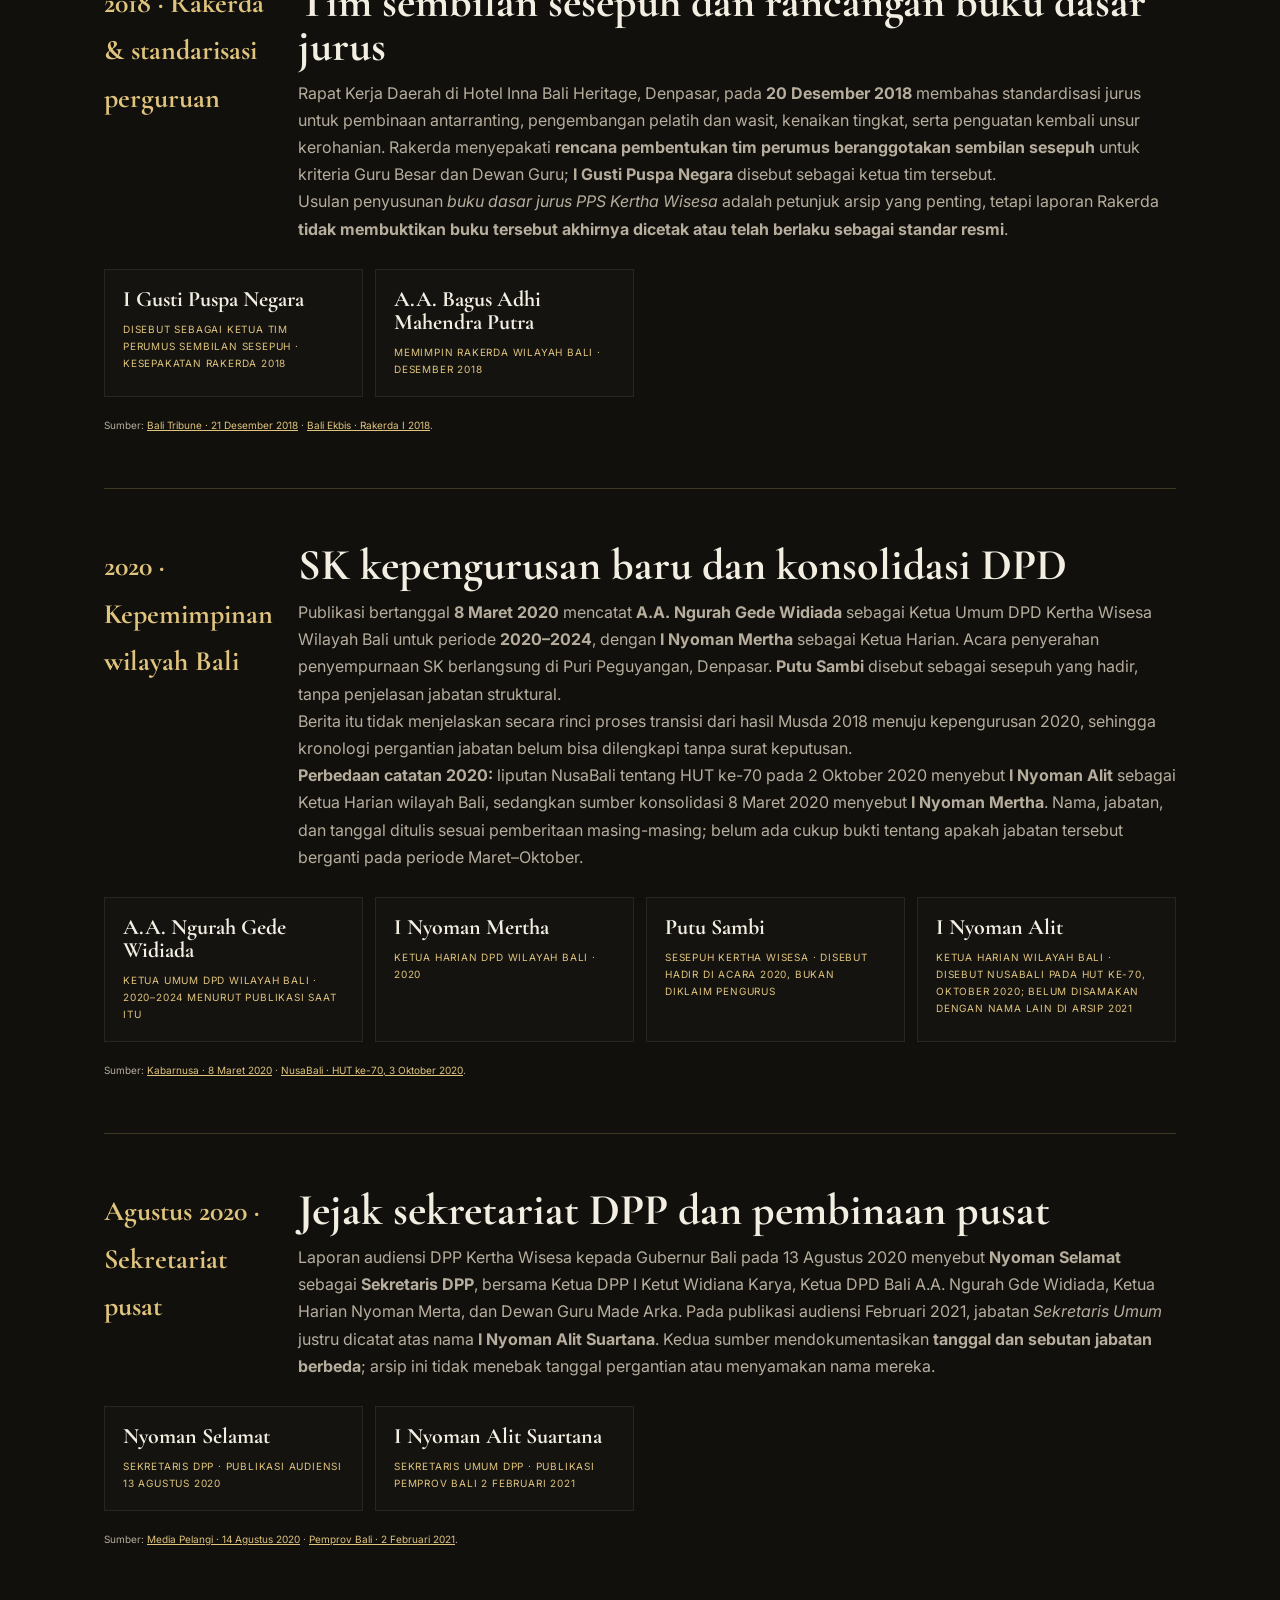
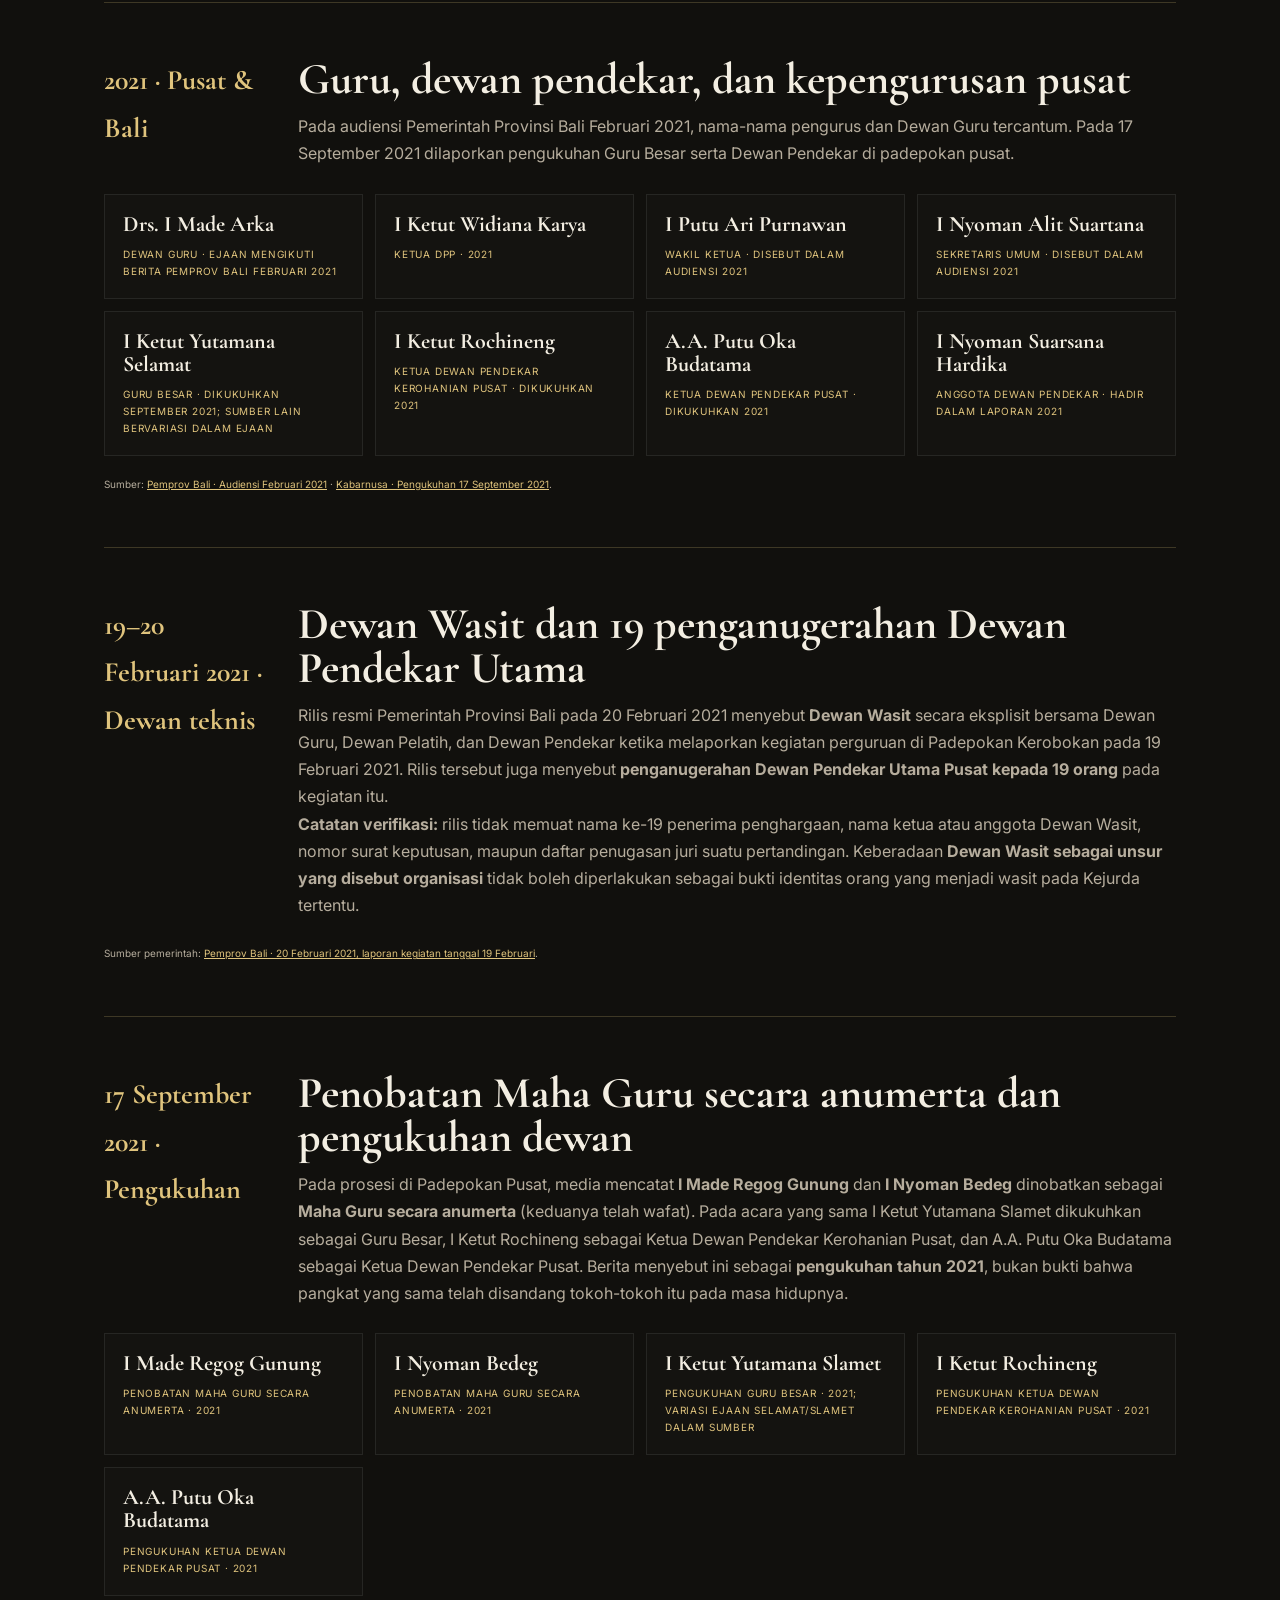
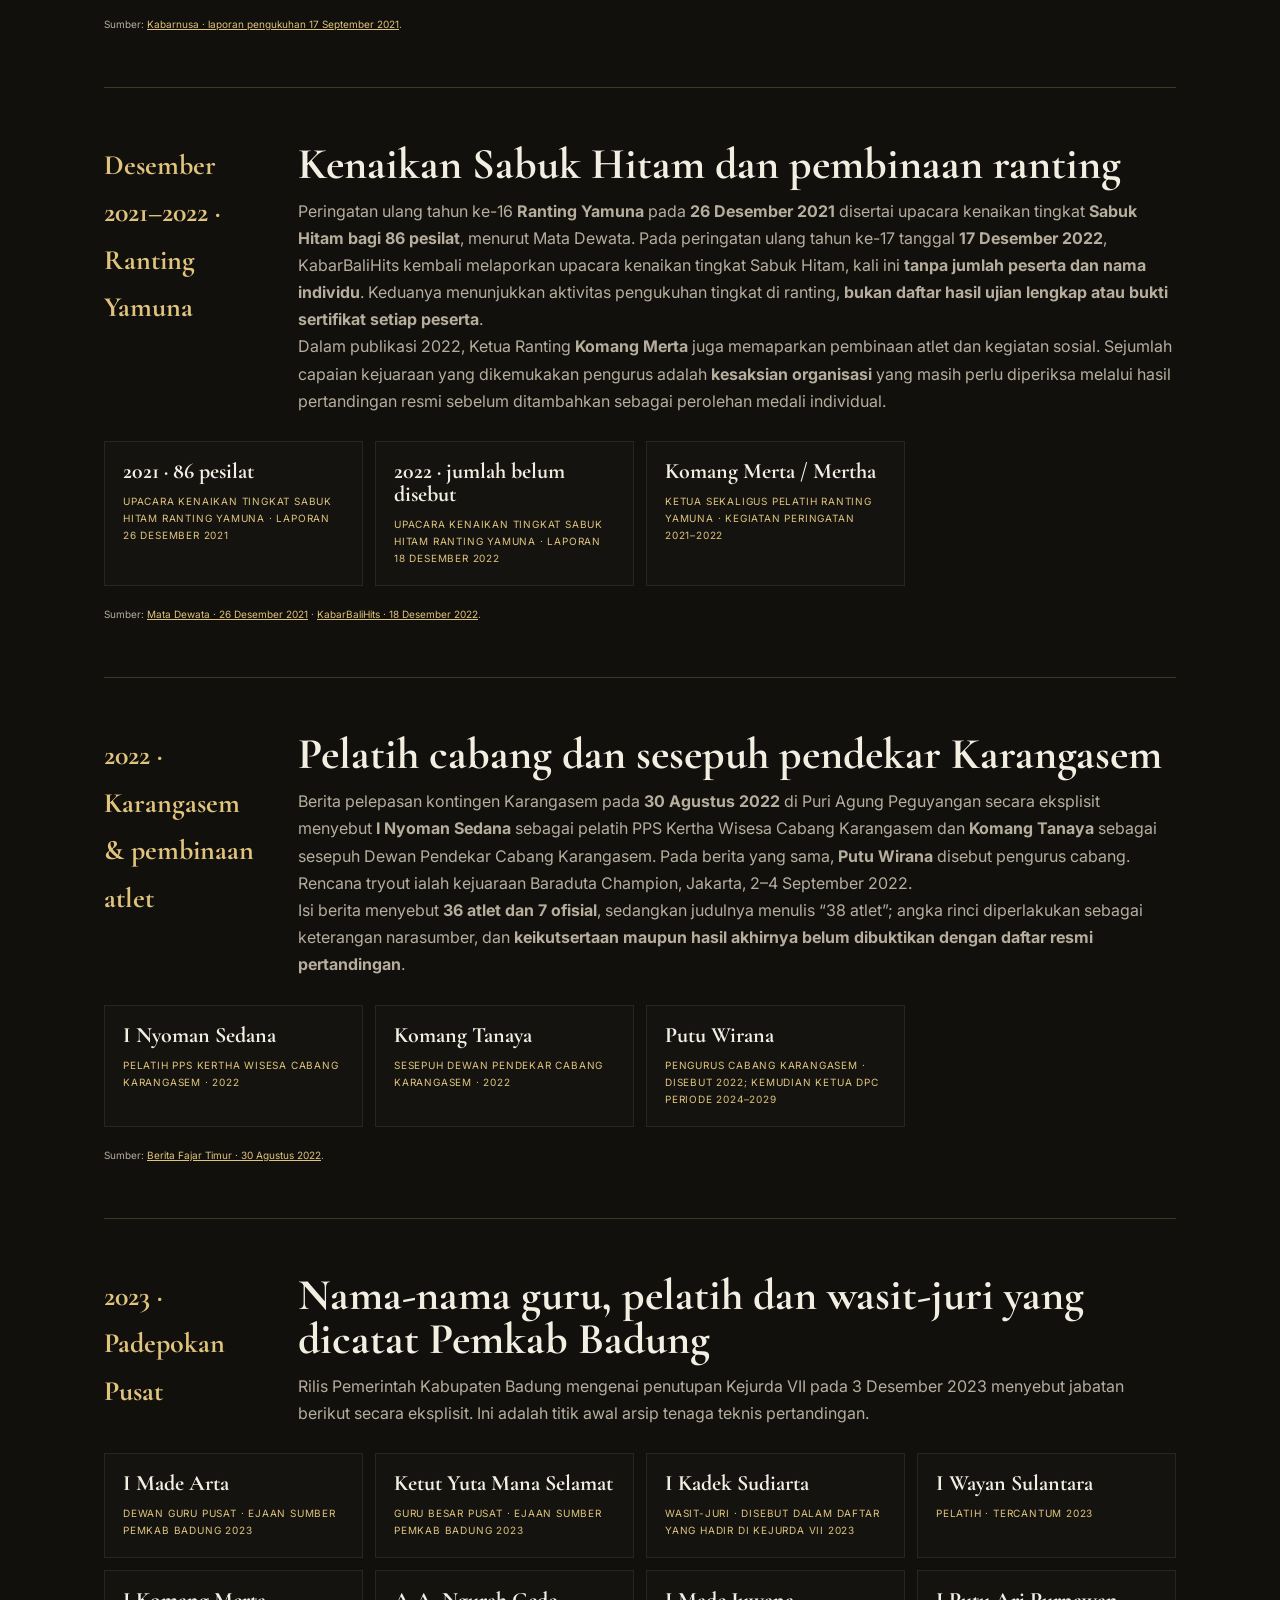
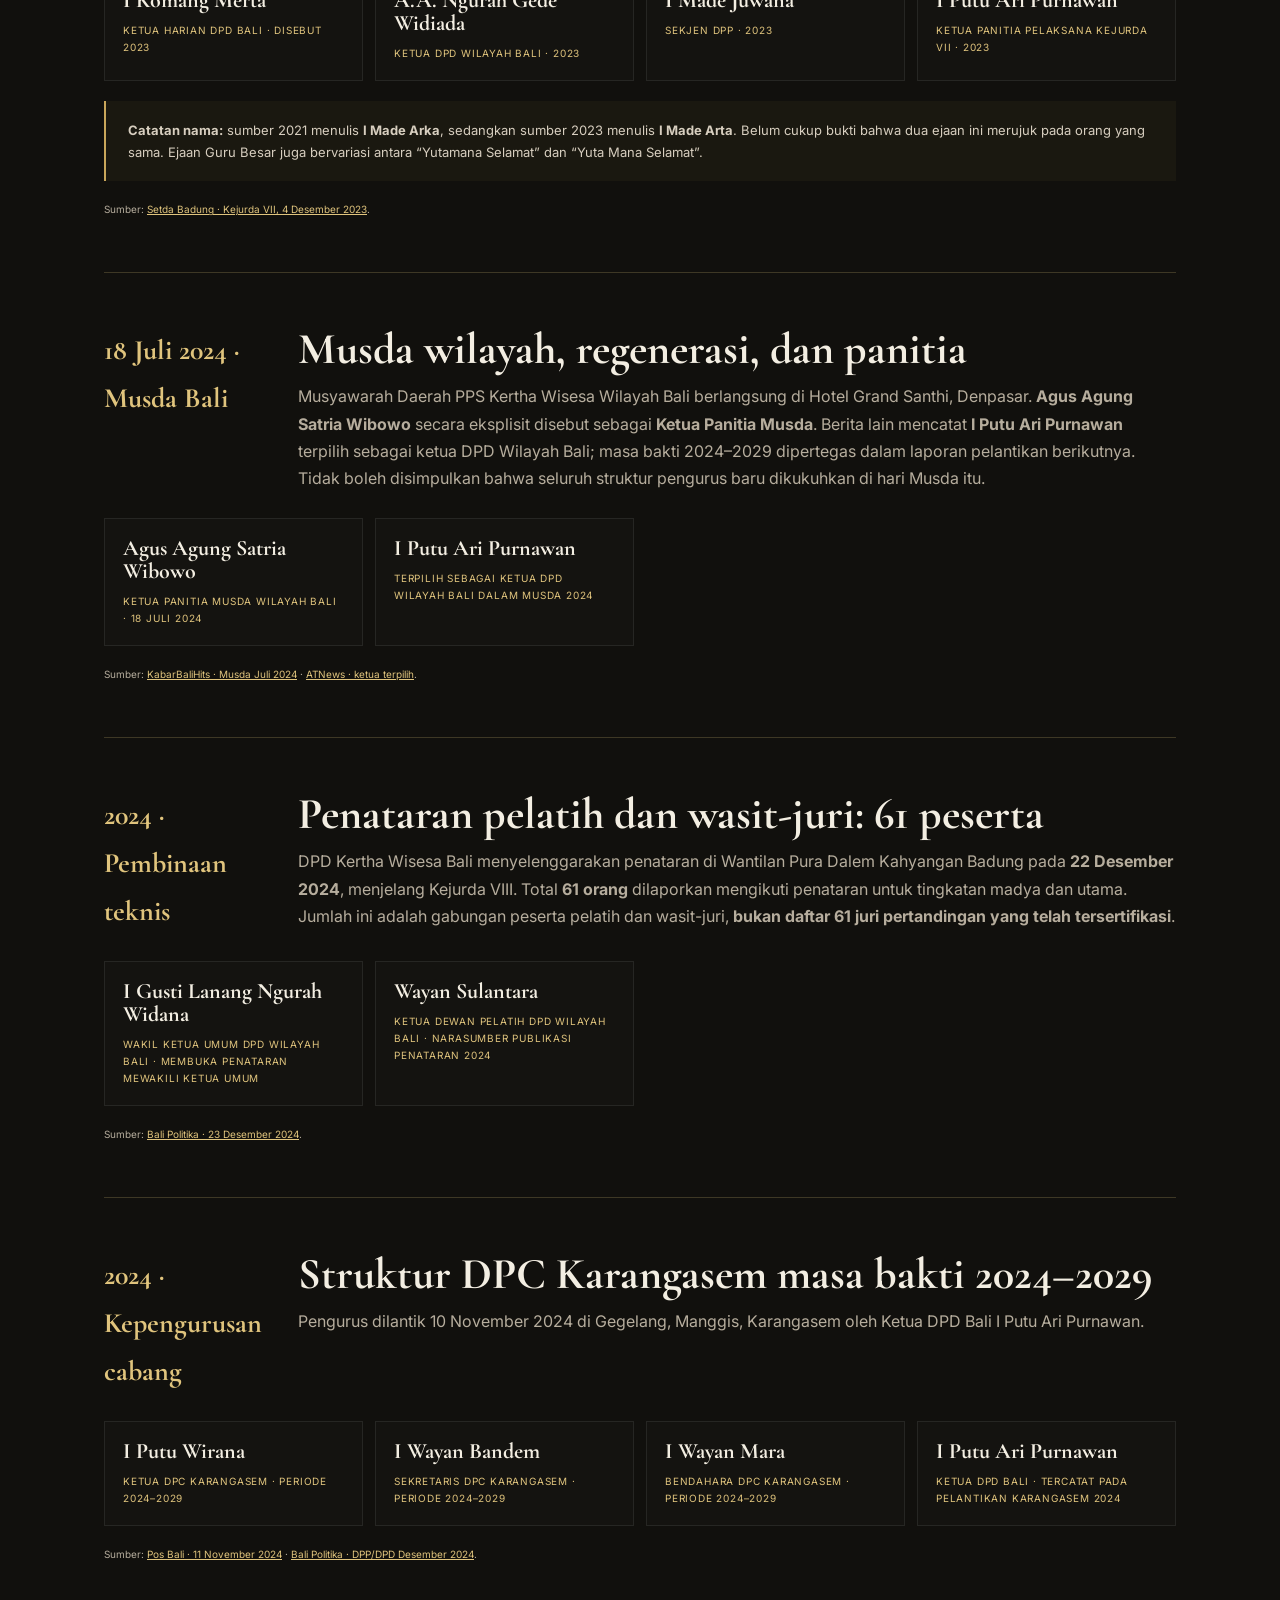
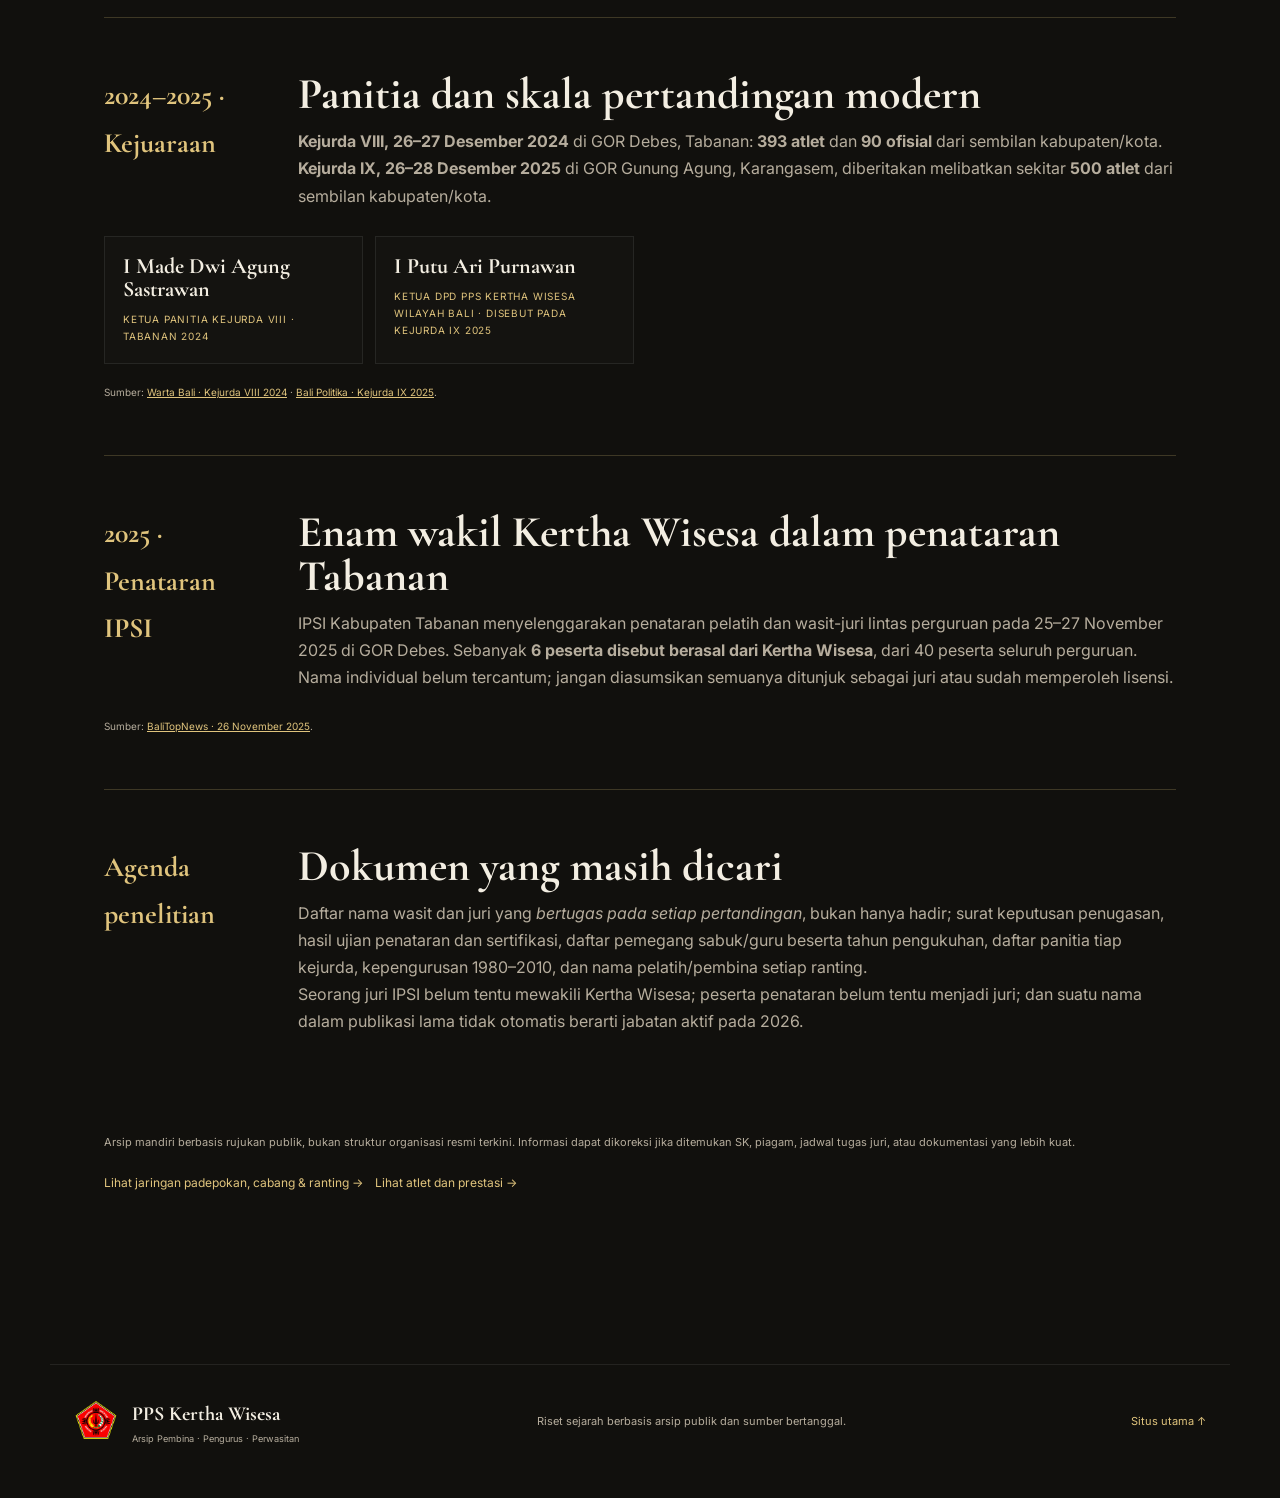
<file: pembinaan.html>
<!doctype html>
<html lang="id"><head>
<meta charset="utf-8"><meta name="viewport" content="width=device-width,initial-scale=1">
<meta name="theme-color" content="#11100d">
<meta name="description" content="Arsip guru, dewan pendekar, pengurus, pelatih, wasit-juri dan penyelenggara kejuaraan PPS Kertha Wisesa lintas generasi, berdasarkan sumber publik bertanggal.">
<title>Guru, Pengurus & Perwasitan — PPS Kertha Wisesa</title>
<link rel="preconnect" href="https://fonts.googleapis.com"><link rel="preconnect" href="https://fonts.gstatic.com" crossorigin>
<link href="https://fonts.googleapis.com/css2?family=Cormorant+Garamond:wght@500;600;700&family=Inter:wght@400;500;600;700&display=swap" rel="stylesheet">
<link rel="stylesheet" href="styles.css?v=24">
</head><body>
<main class="athlete-page" id="top">
<a class="bio-back" href="index.html#organisasi">← Kembali ke situs utama</a>
<p class="kicker">Arsip Kertha Wisesa · Perguruan & Pembinaan</p>
<h1 class="bio-title">Guru, Pengurus, Pelatih & Wasit-Juri</h1>
<p class="bio-subtitle">Catatan lintas generasi tentang orang-orang yang membina perguruan, menyusun organisasi, melatih pesilat, memimpin pertandingan, dan menyelenggarakan kejuaraan. Semua jabatan di bawah ini mengikuti tahun sumber, bukan daftar pengurus aktif saat ini.</p>

<section class="athlete-era">
  <div class="athlete-era-head"><time>Arsip Depdikbud · 1985</time><div><h2>Pengurus, koordinator pelatih, dan kader utama era dokumentasi 1985</h2>
  <p>Lampiran daftar informan buku <em>Pencak Silat Daerah Bali</em> (Depdikbud, 1985) memuat empat nama dari Kertha Wisesa berikut. Tahun penerbitan buku tidak otomatis berarti mereka mulai atau berhenti menjabat pada 1985.</p></div></div>
  <div class="athlete-cards">
    <article><strong>I Made Puger</strong><span>Ketua II Kertha Wisesa Daerah Bali · tercatat sebagai informan Depdikbud</span></article>
    <article><strong>Made Ruda</strong><span>Sekretaris II Kertha Wisesa Cabang Badung · tercatat sebagai informan Depdikbud</span></article>
    <article><strong>Made Dana</strong><span>Koordinator Pelatih Kertha Wisesa · disebut sebagai informan berusia 24 tahun dalam lampiran 1985, hlm. 95</span></article>
    <article><strong>I Made Sujana “Balok”</strong><span>Kader Utama Kertha Wisesa · tokoh asal Pemecutan; tercatat dalam daftar informan Depdikbud 1985. <a href="tokoh/made-sujana-balok.html">Baca biografi →</a></span></article>
  </div>
  <p class="athlete-source">Sumber primer: <a href="https://repositori.kemendikdasmen.go.id/7497/1/PENCAK%20SILAT%20DAERAH%20BALI.pdf" target="_blank" rel="noopener">Depdikbud, <em>Pencak Silat Daerah Bali</em> (1985), Lampiran “Daftar Informan”, hlm. 94–95</a>.</p>
</section>


<section class="athlete-era">
  <div class="athlete-era-head"><time>Generasi awal · catatan Depdikbud 1985</time><div><h2>Tokoh lama yang disebut dalam sejarah perguruan</h2>
  <p>Pada halaman 32 buku <em>Pencak Silat Daerah Bali</em> (1985), Departemen Pendidikan dan Kebudayaan menyebut beberapa tokoh dalam riwayat perkembangan perkumpulan Kertha Wisesa. Empat nama berikut menambah daftar generasi lama yang perlu ditelusuri melalui arsip keluarga, wawancara kader senior, maupun dokumen perguruan.</p></div></div>
  <div class="athlete-cards">
    <article><strong>Bapak Nyoman Lilir</strong><span>Disebut sebagai tokoh awal Kertha Wisesa · Depdikbud 1985, hlm. 32</span></article>
    <article><strong>Ketut Ngembon</strong><span>Disebut sebagai tokoh awal Kertha Wisesa · Depdikbud 1985, hlm. 32</span></article>
    <article><strong>Made Runtig</strong><span>Disebut sebagai tokoh awal Kertha Wisesa · Depdikbud 1985, hlm. 32</span></article>
    <article><strong>Made Rema</strong><span>Disebut sebagai tokoh awal Kertha Wisesa · Depdikbud 1985, hlm. 32</span></article>
  </div>
  <div class="research-warning"><strong>Batas bukti:</strong> buku menempatkan mereka dalam jajaran tokoh perkembangan perguruan, tetapi tidak menjelaskan hubungan keluarga, tingkatan guru, jabatan kepengurusan, maupun tahun mulai berlatih. Jangan menyatakan mereka Guru Besar, pengurus tertentu, atau kerabat para pendiri tanpa sumber tambahan.</div>
  <p class="athlete-source">Sumber: <a href="https://repositori.kemendikdasmen.go.id/7497/1/PENCAK%20SILAT%20DAERAH%20BALI.pdf" target="_blank" rel="noopener">Depdikbud · <em>Pencak Silat Daerah Bali</em> (1985), hlm. 32</a>.</p>
</section>

<section class="athlete-era">
  <div class="athlete-era-head"><time>Pendidikan perguruan · dokumentasi 1985</time><div><h2>Jenjang kader, pengujian, dan legitimasi pengajar</h2>
  <p>Buku Depdikbud 1985 (hlm. 38) mendokumentasikan <strong>lima tingkat pendidikan</strong> dengan identitas sabuk atau pakaian yang berbeda. Ini adalah sistem historis saat penelitian dilakukan, <strong>bukan otomatis standar kenaikan tingkat yang masih berlaku saat ini</strong>. Kedudukan Swawira digambarkan sebagai tokoh utama yang dibantu para kader dalam pengajaran dan pembinaan anggota.</p>
  <div class="athlete-cards">
    <article><strong>01 · Siswa</strong><span>Ikat pinggang kuning; pengajaran masih pada tahap olahraga.</span></article>
    <article><strong>02 · Kader II</strong><span>Sabuk kuning dengan ujung merah.</span></article>
    <article><strong>03 · Kader I</strong><span>Sabuk merah dengan garis di ujung berwarna hitam.</span></article>
    <article><strong>04 · Kader Utama</strong><span>Sabuk hitam dengan ujung putih.</span></article>
    <article><strong>05 · Swawira</strong><span>Tingkat terakhir dalam buku 1985; identitas pakaian serba putih.</span></article>
  </div>
  <p><strong>Catatan:</strong> penobatan Sabuk Hitam di ranting pada 2021–2022 tidak otomatis dapat disamakan dengan status Kader Utama menurut tata tingkat 1985 tanpa dokumen kurikulum mutakhir.</p>
  <p>Buku tersebut menyebut sekitar <strong>300 kader</strong> tersebar di Bali, termasuk sekitar <strong>10 perempuan</strong>, dalam uraian sejarahnya. Angka ini merupakan catatan historis di buku 1985, <strong>bukan statistik anggota atau pengajar Kertha Wisesa sekarang</strong>.</p></div></div>
  <p class="athlete-source">Sumber: <a href="https://repositori.kemendikdasmen.go.id/7497/1/PENCAK%20SILAT%20DAERAH%20BALI.pdf" target="_blank" rel="noopener">Depdikbud · <em>Pencak Silat Daerah Bali</em> (1985), uraian sistem kaderisasi dan lima tingkat pendidikan hlm. 37–38</a>.</p>
</section>

<section class="athlete-era">
  <div class="athlete-era-head"><time>2006–2023 · Badung</time><div><h2>Jejak pendidikan pelatih dan kepengurusan DPC Badung</h2>
  <p>Dalam profil calon legislatif yang disajikan NusaBali dari data pencalonan KPU, <strong>I Putu Agus Adiarta, S.T.</strong> mencantumkan pelatihan <strong>Pelatih Madya PPS Kertha Wisesa Badung pada 2006</strong> (nomor sertifikat yang dilaporkan <code>01/DPP/10-CB/VII/2006</code>), penataran pelatih, wasit dan juri oleh <strong>IPSI Badung pada 2010</strong>, dan riwayat sebagai <strong>Ketua DPC Kertha Wisesa Badung 2019–2023</strong>.</p>
  <p>Data tersebut merupakan <strong>riwayat yang dilaporkan dalam profil pencalonan</strong>; sertifikat fisik maupun SK kepengurusan belum diperiksa independen. Mengikuti penataran wasit-juri tidak membuktikan pernah bertugas sebagai juri suatu kejuaraan.</p></div></div>
  <div class="athlete-cards">
    <article><strong>I Putu Agus Adiarta, S.T.</strong><span>Pelatih Madya (riwayat 2006) · penataran IPSI Badung 2010 · Ketua DPC Badung (riwayat 2019–2023)</span></article>
  </div>
  <p class="athlete-source">Sumber: <a href="https://www.nusabali.com/gong-demokrasi/daftar-calon/dprd-kab-kota/749/i-putu-agus-adiarta-st" target="_blank" rel="noopener">NusaBali · profil calon, berdasarkan data yang dikumpulkan melalui aplikasi pencalonan KPU (diakses dalam penelitian 2026)</a>.</p>
</section>

<section class="athlete-era">
  <div class="athlete-era-head"><time>2016 · Denpasar</time><div><h2>Panitia dan sekretariat Wali Kota Cup III</h2>
  <p>Penyelenggaraan 4–6 November 2016 di GOR Ngurah Rai melibatkan sekitar <strong>500 atlet dari 13 ranting</strong>, mencakup kategori tanding dan seni. Publikasi menyebut nama penanggung jawab acara dan sekretariat cabang secara eksplisit.</p></div></div>
  <div class="athlete-cards">
    <article><strong>Debby Kadafuk</strong><span>Ketua Panitia Penyelenggara Wali Kota Cup III 2016</span></article>
    <article><strong>I Ketut Alit Wardika</strong><span>Sekretaris PSPS Kertha Wisesa Cabang Kota Denpasar · disebut 2016</span></article>
  </div>
  <p class="athlete-source">Sumber: <a href="https://baliportalnews.com/2016/11/psps-kertha-wisesa-gelar-kejuaraan-bertajuk-walikota-cup-iii/" target="_blank" rel="noopener">Bali Portal News · 4 November 2016</a>.</p>
</section>

<section class="athlete-era">
  <div class="athlete-era-head"><time>2018 · Denpasar</time><div><h2>Panitia Wali Kota Cup IV dan pembinaan ranting</h2>
  <p>Publikasi Bali Ekbis menyebut sekitar <strong>350 atlet dari 20 ranting</strong> dalam Wali Kota Cup 2018. Angka menunjukkan luasnya jaringan pembinaan, bukan jumlah anggota perguruan secara keseluruhan.</p></div></div>
  <div class="athlete-cards">
    <article><strong>Krisnanda Sujana</strong><span>Ketua Panitia Wali Kota Cup 2018; disebut ANTARA sebagai putra pendekar <a href="tokoh/made-sujana-balok.html">I Made Sujana “Balok”</a>.</span></article>
    <article><strong>I Putu Angka Wijaya</strong><span>Ketua Harian yang disebut dalam publikasi Wali Kota Cup 2018</span></article>
    <article><strong>A.A. Bagus Adhi Mahendra Putra</strong><span>Ketua Umum pencak silat Kertha Wisesa Bali · sebagaimana disebut dalam berita 2018</span></article>
  </div>
  <p class="athlete-source">Sumber: <a href="https://www.baliekbis.com/350-atlet-ps-kertha-wisesa-ikuti-kejuaraan-walikota-cup-2018/" target="_blank" rel="noopener">Bali Ekbis · Wali Kota Cup 2018</a> · <a href="https://bali.antaranews.com/berita/133337/350-pesilat-ikuti-wali-kota-denpasar-cup-video" target="_blank" rel="noopener">ANTARA Bali · Wali Kota Cup 26 Oktober 2018</a>. Laporan ANTARA membantu memastikan tanggal kejuaraan; Bali Ekbis memiliki ketidakkonsistenan penyebutan bulan.</p>
</section>

<section class="athlete-era">
  <div class="athlete-era-head"><time>2018 · Pergantian kepemimpinan Bali</time><div><h2>Dari I Ketut Sudikerta ke A.A. Bagus Adhi Mahendra Putra</h2>
  <p>Berita Musda 1 Mei 2018 mencatat <strong>I Ketut Sudikerta</strong> sebagai ketua wilayah Bali sebelumnya, digantikan oleh <strong>A.A. Bagus Adhi Mahendra Putra (Gus Adhi)</strong>. Publikasi menerangkan kepengurusan terdahulu telah berakhir pada 2017, tetapi forum pemilihan baru berlangsung pada 2018. Masa bakti pengganti <strong>tidak konsisten dalam berita</strong>: ada yang menulis 2017–2022 dan ada yang menulis 2018–2023; arsip ini tidak menetapkan satu versi tanpa SK.</p></div></div>
  <div class="athlete-cards">
    <article><strong>I Ketut Sudikerta</strong><span>Ketua wilayah Bali sebelum pemilihan 2018; tanggal mulai jabatan belum diketahui</span></article>
    <article><strong>A.A. Bagus Adhi Mahendra Putra</strong><span>Terpilih sebagai ketua wilayah Bali pada Musda 2018</span></article>
    <article><strong>I Ketut Widiana Karya</strong><span>Ketua DPP; memimpin proses Musda wilayah pada 2018</span></article>
  </div>
  <p class="athlete-source">Sumber: <a href="https://www.baliekbis.com/gus-adhi-pimpin-kerta-wisesa-bali/" target="_blank" rel="noopener">Bali Ekbis · Musda 1 Mei 2018</a> · <a href="https://www.baliekbis.com/perkuat-jati-diri-organisasi-gus-adhi-pimpin-kertha-wisesa-bali/" target="_blank" rel="noopener">Bali Ekbis · pengurus wilayah 27 Mei 2018</a>.</p>
</section>

<section class="athlete-era">
  <div class="athlete-era-head"><time>Mei 2018 · Identitas organisasi</time><div><h2>Himne Kertha Wisesa dan ikrar Panca Bakti</h2>
  <p>Pelantikan pengurus wilayah Bali periode 2018–2023, menurut Fajar Bali, menjadi kesempatan <strong>himne Kertha Wisesa</strong> ciptaan <strong>A.A. Bagus Adhi Mahendra Putra (Gus Adhi)</strong> pertama kali dinyanyikan. Berita yang sama mencatat pengenalan ikrar <strong>Panca Bakti Kertha Wisesa</strong> sebagai upaya mempertegas jati diri perguruan, bersama simbol Cakra dan Trisula.</p>
  <p>Publikasi ini menunjukkan upaya pembentukan identitas organisasi modern. Namun <strong>teks resmi lengkap himne, isi lima butir Panca Bakti, dan dokumen penetapan belum ditemukan</strong>, sehingga tidak direkonstruksi dari ingatan atau dugaan.</p></div></div>
  <div class="athlete-cards">
    <article><strong>A.A. Bagus Adhi Mahendra Putra</strong><span>Pencipta himne Kertha Wisesa · berdasarkan laporan pelantikan pengurus 2018</span></article>
    <article><strong>Panca Bakti Kertha Wisesa</strong><span>Ikrar organisasi yang diperkenalkan pada pelantikan 2018 · naskah utuh belum tersedia</span></article>
  </div>
  <p class="athlete-source">Sumber: <a href="https://fajarbali.com/kertha-wisesa-wadah-pencak-silat-pencetak-kader-bangsa/" target="_blank" rel="noopener">Fajar Bali · Pelantikan pengurus Kertha Wisesa Wilayah Bali 2018</a>.</p>
</section>

<section class="athlete-era">
  <div class="athlete-era-head"><time>2018 · Rakerda & standarisasi perguruan</time><div><h2>Tim sembilan sesepuh dan rancangan buku dasar jurus</h2>
  <p>Rapat Kerja Daerah di Hotel Inna Bali Heritage, Denpasar, pada <strong>20 Desember 2018</strong> membahas standardisasi jurus untuk pembinaan antarranting, pengembangan pelatih dan wasit, kenaikan tingkat, serta penguatan kembali unsur kerohanian. Rakerda menyepakati <strong>rencana pembentukan tim perumus beranggotakan sembilan sesepuh</strong> untuk kriteria Guru Besar dan Dewan Guru; <strong>I Gusti Puspa Negara</strong> disebut sebagai ketua tim tersebut.</p>
  <p>Usulan penyusunan <em>buku dasar jurus PPS Kertha Wisesa</em> adalah petunjuk arsip yang penting, tetapi laporan Rakerda <strong>tidak membuktikan buku tersebut akhirnya dicetak atau telah berlaku sebagai standar resmi</strong>.</p></div></div>
  <div class="athlete-cards">
    <article><strong>I Gusti Puspa Negara</strong><span>Disebut sebagai ketua tim perumus sembilan sesepuh · kesepakatan Rakerda 2018</span></article>
    <article><strong>A.A. Bagus Adhi Mahendra Putra</strong><span>Memimpin Rakerda Wilayah Bali · Desember 2018</span></article>
  </div>
  <p class="athlete-source">Sumber: <a href="https://balitribune.co.id/content/rakerda-pps-kertha-wisesa-fokus-program-kerja-serta-menggali-prestasi-atlet" target="_blank" rel="noopener">Bali Tribune · 21 Desember 2018</a> · <a href="https://www.baliekbis.com/rakerda-i-pps-kertha-wisesa-gus-adhi-jaga-keseimbangan-rohani-dan-prestasi/" target="_blank" rel="noopener">Bali Ekbis · Rakerda I 2018</a>.</p>
</section>

<section class="athlete-era">
  <div class="athlete-era-head"><time>2020 · Kepemimpinan wilayah Bali</time><div><h2>SK kepengurusan baru dan konsolidasi DPD</h2>
  <p>Publikasi bertanggal <strong>8 Maret 2020</strong> mencatat <strong>A.A. Ngurah Gede Widiada</strong> sebagai Ketua Umum DPD Kertha Wisesa Wilayah Bali untuk periode <strong>2020–2024</strong>, dengan <strong>I Nyoman Mertha</strong> sebagai Ketua Harian. Acara penyerahan penyempurnaan SK berlangsung di Puri Peguyangan, Denpasar. <strong>Putu Sambi</strong> disebut sebagai sesepuh yang hadir, tanpa penjelasan jabatan struktural.</p>
  <p>Berita itu tidak menjelaskan secara rinci proses transisi dari hasil Musda 2018 menuju kepengurusan 2020, sehingga kronologi pergantian jabatan belum bisa dilengkapi tanpa surat keputusan.</p>
  <p><strong>Perbedaan catatan 2020:</strong> liputan NusaBali tentang HUT ke-70 pada 2 Oktober 2020 menyebut <strong>I Nyoman Alit</strong> sebagai Ketua Harian wilayah Bali, sedangkan sumber konsolidasi 8 Maret 2020 menyebut <strong>I Nyoman Mertha</strong>. Nama, jabatan, dan tanggal ditulis sesuai pemberitaan masing-masing; belum ada cukup bukti tentang apakah jabatan tersebut berganti pada periode Maret–Oktober.</p></div></div>
  <div class="athlete-cards">
    <article><strong>A.A. Ngurah Gede Widiada</strong><span>Ketua Umum DPD Wilayah Bali · 2020–2024 menurut publikasi saat itu</span></article>
    <article><strong>I Nyoman Mertha</strong><span>Ketua Harian DPD Wilayah Bali · 2020</span></article>
    <article><strong>Putu Sambi</strong><span>Sesepuh Kertha Wisesa · disebut hadir di acara 2020, bukan diklaim pengurus</span></article>
    <article><strong>I Nyoman Alit</strong><span>Ketua Harian wilayah Bali · disebut NusaBali pada HUT ke-70, Oktober 2020; belum disamakan dengan nama lain di arsip 2021</span></article>
  </div>
  <p class="athlete-source">Sumber: <a href="https://kabarnusa.com/mantapkan-konsolidasi-perguruan-silat/" target="_blank" rel="noopener">Kabarnusa · 8 Maret 2020</a> · <a href="https://www.nusabali.com/berita/81906/kertha-wisesa-siap-go-internasional" target="_blank" rel="noopener">NusaBali · HUT ke-70, 3 Oktober 2020</a>.</p>
</section>

<section class="athlete-era">
  <div class="athlete-era-head"><time>Agustus 2020 · Sekretariat pusat</time><div><h2>Jejak sekretariat DPP dan pembinaan pusat</h2>
  <p>Laporan audiensi DPP Kertha Wisesa kepada Gubernur Bali pada 13 Agustus 2020 menyebut <strong>Nyoman Selamat</strong> sebagai <strong>Sekretaris DPP</strong>, bersama Ketua DPP I Ketut Widiana Karya, Ketua DPD Bali A.A. Ngurah Gde Widiada, Ketua Harian Nyoman Merta, dan Dewan Guru Made Arka. Pada publikasi audiensi Februari 2021, jabatan <em>Sekretaris Umum</em> justru dicatat atas nama <strong>I Nyoman Alit Suartana</strong>. Kedua sumber mendokumentasikan <strong>tanggal dan sebutan jabatan berbeda</strong>; arsip ini tidak menebak tanggal pergantian atau menyamakan nama mereka.</p></div></div>
  <div class="athlete-cards">
    <article><strong>Nyoman Selamat</strong><span>Sekretaris DPP · publikasi audiensi 13 Agustus 2020</span></article>
    <article><strong>I Nyoman Alit Suartana</strong><span>Sekretaris Umum DPP · publikasi Pemprov Bali 2 Februari 2021</span></article>
  </div>
  <p class="athlete-source">Sumber: <a href="https://mediapelangi.com/2020/08/14/gubernur-koster-didaulat-jadi-penasehat-pps-kertha-wisesa/" target="_blank" rel="noopener">Media Pelangi · 14 Agustus 2020</a> · <a href="https://www.baliprov.go.id/web/gubernur-koster-apresiasi-pps-kertha-wisesa-melahirkan-atlet-nasional" target="_blank" rel="noopener">Pemprov Bali · 2 Februari 2021</a>.</p>
</section>

<section class="athlete-era">
  <div class="athlete-era-head"><time>2021 · Pusat & Bali</time><div><h2>Guru, dewan pendekar, dan kepengurusan pusat</h2>
  <p>Pada audiensi Pemerintah Provinsi Bali Februari 2021, nama-nama pengurus dan Dewan Guru tercantum. Pada 17 September 2021 dilaporkan pengukuhan Guru Besar serta Dewan Pendekar di padepokan pusat.</p></div></div>
  <div class="athlete-cards">
    <article><strong>Drs. I Made Arka</strong><span>Dewan Guru · ejaan mengikuti berita Pemprov Bali Februari 2021</span></article>
    <article><strong>I Ketut Widiana Karya</strong><span>Ketua DPP · 2021</span></article>
    <article><strong>I Putu Ari Purnawan</strong><span>Wakil Ketua · disebut dalam audiensi 2021</span></article>
    <article><strong>I Nyoman Alit Suartana</strong><span>Sekretaris Umum · disebut dalam audiensi 2021</span></article>
    <article><strong>I Ketut Yutamana Selamat</strong><span>Guru Besar · dikukuhkan September 2021; sumber lain bervariasi dalam ejaan</span></article>
    <article><strong>I Ketut Rochineng</strong><span>Ketua Dewan Pendekar Kerohanian Pusat · dikukuhkan 2021</span></article>
    <article><strong>A.A. Putu Oka Budatama</strong><span>Ketua Dewan Pendekar Pusat · dikukuhkan 2021</span></article>
    <article><strong>I Nyoman Suarsana Hardika</strong><span>Anggota Dewan Pendekar · hadir dalam laporan 2021</span></article>
  </div>
  <p class="athlete-source">Sumber: <a href="https://www.baliprov.go.id/web/gubernur-koster-apresiasi-pps-kertha-wisesa-melahirkan-atlet-nasional" target="_blank" rel="noopener">Pemprov Bali · Audiensi Februari 2021</a> · <a href="https://kabarnusa.com/perguruan-silat-kertha-wisesa-nobatkan/" target="_blank" rel="noopener">Kabarnusa · Pengukuhan 17 September 2021</a>.</p>
</section>

<section class="athlete-era">
  <div class="athlete-era-head"><time>19–20 Februari 2021 · Dewan teknis</time><div><h2>Dewan Wasit dan 19 penganugerahan Dewan Pendekar Utama</h2>
  <p>Rilis resmi Pemerintah Provinsi Bali pada 20 Februari 2021 menyebut <strong>Dewan Wasit</strong> secara eksplisit bersama Dewan Guru, Dewan Pelatih, dan Dewan Pendekar ketika melaporkan kegiatan perguruan di Padepokan Kerobokan pada 19 Februari 2021. Rilis tersebut juga menyebut <strong>penganugerahan Dewan Pendekar Utama Pusat kepada 19 orang</strong> pada kegiatan itu.</p>
  <p><strong>Catatan verifikasi:</strong> rilis tidak memuat nama ke-19 penerima penghargaan, nama ketua atau anggota Dewan Wasit, nomor surat keputusan, maupun daftar penugasan juri suatu pertandingan. Keberadaan <strong>Dewan Wasit sebagai unsur yang disebut organisasi</strong> tidak boleh diperlakukan sebagai bukti identitas orang yang menjadi wasit pada Kejurda tertentu.</p></div></div>
  <p class="athlete-source">Sumber pemerintah: <a href="https://www.baliprov.go.id/web/gubernur-wayan-koster-dinobatkan-sebagai-dewan-penasehat-utama-pps-kertha-wisesa-wilayah-bali/" target="_blank" rel="noopener">Pemprov Bali · 20 Februari 2021, laporan kegiatan tanggal 19 Februari</a>.</p>
</section>

<section class="athlete-era">
  <div class="athlete-era-head"><time>17 September 2021 · Pengukuhan</time><div><h2>Penobatan Maha Guru secara anumerta dan pengukuhan dewan</h2>
  <p>Pada prosesi di Padepokan Pusat, media mencatat <strong>I Made Regog Gunung</strong> dan <strong>I Nyoman Bedeg</strong> dinobatkan sebagai <strong>Maha Guru secara anumerta</strong> (keduanya telah wafat). Pada acara yang sama I Ketut Yutamana Slamet dikukuhkan sebagai Guru Besar, I Ketut Rochineng sebagai Ketua Dewan Pendekar Kerohanian Pusat, dan A.A. Putu Oka Budatama sebagai Ketua Dewan Pendekar Pusat. Berita menyebut ini sebagai <strong>pengukuhan tahun 2021</strong>, bukan bukti bahwa pangkat yang sama telah disandang tokoh-tokoh itu pada masa hidupnya.</p></div></div>
  <div class="athlete-cards">
    <article><strong>I Made Regog Gunung</strong><span>Penobatan Maha Guru secara anumerta · 2021</span></article>
    <article><strong>I Nyoman Bedeg</strong><span>Penobatan Maha Guru secara anumerta · 2021</span></article>
    <article><strong>I Ketut Yutamana Slamet</strong><span>Pengukuhan Guru Besar · 2021; variasi ejaan Selamat/Slamet dalam sumber</span></article>
    <article><strong>I Ketut Rochineng</strong><span>Pengukuhan Ketua Dewan Pendekar Kerohanian Pusat · 2021</span></article>
    <article><strong>A.A. Putu Oka Budatama</strong><span>Pengukuhan Ketua Dewan Pendekar Pusat · 2021</span></article>
  </div>
  <p class="athlete-source">Sumber: <a href="https://kabarnusa.com/perguruan-silat-kertha-wisesa-nobatkan/" target="_blank" rel="noopener">Kabarnusa · laporan pengukuhan 17 September 2021</a>.</p>
</section>

<section class="athlete-era">
  <div class="athlete-era-head"><time>Desember 2021–2022 · Ranting Yamuna</time><div><h2>Kenaikan Sabuk Hitam dan pembinaan ranting</h2>
  <p>Peringatan ulang tahun ke-16 <strong>Ranting Yamuna</strong> pada <strong>26 Desember 2021</strong> disertai upacara kenaikan tingkat <strong>Sabuk Hitam bagi 86 pesilat</strong>, menurut Mata Dewata. Pada peringatan ulang tahun ke-17 tanggal <strong>17 Desember 2022</strong>, KabarBaliHits kembali melaporkan upacara kenaikan tingkat Sabuk Hitam, kali ini <strong>tanpa jumlah peserta dan nama individu</strong>. Keduanya menunjukkan aktivitas pengukuhan tingkat di ranting, <strong>bukan daftar hasil ujian lengkap atau bukti sertifikat setiap peserta</strong>.</p>
  <p>Dalam publikasi 2022, Ketua Ranting <strong>Komang Merta</strong> juga memaparkan pembinaan atlet dan kegiatan sosial. Sejumlah capaian kejuaraan yang dikemukakan pengurus adalah <strong>kesaksian organisasi</strong> yang masih perlu diperiksa melalui hasil pertandingan resmi sebelum ditambahkan sebagai perolehan medali individual.</p></div></div>
  <div class="athlete-cards">
    <article><strong>2021 · 86 pesilat</strong><span>Upacara kenaikan tingkat Sabuk Hitam Ranting Yamuna · laporan 26 Desember 2021</span></article>
    <article><strong>2022 · jumlah belum disebut</strong><span>Upacara kenaikan tingkat Sabuk Hitam Ranting Yamuna · laporan 18 Desember 2022</span></article>
    <article><strong>Komang Merta / Mertha</strong><span>Ketua sekaligus pelatih Ranting Yamuna · kegiatan peringatan 2021–2022</span></article>
  </div>
  <p class="athlete-source">Sumber: <a href="https://matadewata.com/26/12/2021/hut-ke-16-kertha-wisesa-ranting-yamuna-gus-adi-cetak-prestasi-harumkan-nama-indonesia/" target="_blank" rel="noopener">Mata Dewata · 26 Desember 2021</a> · <a href="https://kabarbalihits.com/2022/12/18/hut-ke-17-pps-kertha-wisesa-ranting-yamuna-konsisten-cetak-atlet-berpestasi/" target="_blank" rel="noopener">KabarBaliHits · 18 Desember 2022</a>.</p>
</section>

<section class="athlete-era">
  <div class="athlete-era-head"><time>2022 · Karangasem & pembinaan atlet</time><div><h2>Pelatih cabang dan sesepuh pendekar Karangasem</h2>
  <p>Berita pelepasan kontingen Karangasem pada <strong>30 Agustus 2022</strong> di Puri Agung Peguyangan secara eksplisit menyebut <strong>I Nyoman Sedana</strong> sebagai pelatih PPS Kertha Wisesa Cabang Karangasem dan <strong>Komang Tanaya</strong> sebagai sesepuh Dewan Pendekar Cabang Karangasem. Pada berita yang sama, <strong>Putu Wirana</strong> disebut pengurus cabang. Rencana tryout ialah kejuaraan Baraduta Champion, Jakarta, 2–4 September 2022.</p>
  <p>Isi berita menyebut <strong>36 atlet dan 7 ofisial</strong>, sedangkan judulnya menulis “38 atlet”; angka rinci diperlakukan sebagai keterangan narasumber, dan <strong>keikutsertaan maupun hasil akhirnya belum dibuktikan dengan daftar resmi pertandingan</strong>.</p></div></div>
  <div class="athlete-cards">
    <article><strong>I Nyoman Sedana</strong><span>Pelatih PPS Kertha Wisesa Cabang Karangasem · 2022</span></article>
    <article><strong>Komang Tanaya</strong><span>Sesepuh Dewan Pendekar Cabang Karangasem · 2022</span></article>
    <article><strong>Putu Wirana</strong><span>Pengurus Cabang Karangasem · disebut 2022; kemudian ketua DPC periode 2024–2029</span></article>
  </div>
  <p class="athlete-source">Sumber: <a href="https://beritafajartimur.com/ketua-dpp-perguruan-pencak-silat-kertha-wisesa-lepas-38-atlet-pencak-silat-yang-try-out-ke-jakarta/" target="_blank" rel="noopener">Berita Fajar Timur · 30 Agustus 2022</a>.</p>
</section>

<section class="athlete-era">
  <div class="athlete-era-head"><time>2023 · Padepokan Pusat</time><div><h2>Nama-nama guru, pelatih dan wasit-juri yang dicatat Pemkab Badung</h2>
  <p>Rilis Pemerintah Kabupaten Badung mengenai penutupan Kejurda VII pada 3 Desember 2023 menyebut jabatan berikut secara eksplisit. Ini adalah titik awal arsip tenaga teknis pertandingan.</p></div></div>
  <div class="athlete-cards">
    <article><strong>I Made Arta</strong><span>Dewan Guru Pusat · ejaan sumber Pemkab Badung 2023</span></article>
    <article><strong>Ketut Yuta Mana Selamat</strong><span>Guru Besar Pusat · ejaan sumber Pemkab Badung 2023</span></article>
    <article><strong>I Kadek Sudiarta</strong><span>Wasit-juri · disebut dalam daftar yang hadir di Kejurda VII 2023</span></article>
    <article><strong>I Wayan Sulantara</strong><span>Pelatih · tercantum 2023</span></article>
    <article><strong>I Komang Merta</strong><span>Ketua Harian DPD Bali · disebut 2023</span></article>
    <article><strong>A.A. Ngurah Gede Widiada</strong><span>Ketua DPD Wilayah Bali · 2023</span></article>
    <article><strong>I Made Juwana</strong><span>Sekjen DPP · 2023</span></article>
    <article><strong>I Putu Ari Purnawan</strong><span>Ketua panitia pelaksana Kejurda VII · 2023</span></article>
  </div>
  <div class="research-warning"><strong>Catatan nama:</strong> sumber 2021 menulis <strong>I Made Arka</strong>, sedangkan sumber 2023 menulis <strong>I Made Arta</strong>. Belum cukup bukti bahwa dua ejaan ini merujuk pada orang yang sama. Ejaan Guru Besar juga bervariasi antara “Yutamana Selamat” dan “Yuta Mana Selamat”.</div>
  <p class="athlete-source">Sumber: <a href="https://setda.badungkab.go.id/berita/54099-wabup-suiasa-hadiri-penutupan-kejurda-vii-pps-kertha-wisesa" target="_blank" rel="noopener">Setda Badung · Kejurda VII, 4 Desember 2023</a>.</p>
</section>

<section class="athlete-era">
  <div class="athlete-era-head"><time>18 Juli 2024 · Musda Bali</time><div><h2>Musda wilayah, regenerasi, dan panitia</h2>
  <p>Musyawarah Daerah PPS Kertha Wisesa Wilayah Bali berlangsung di Hotel Grand Santhi, Denpasar. <strong>Agus Agung Satria Wibowo</strong> secara eksplisit disebut sebagai <strong>Ketua Panitia Musda</strong>. Berita lain mencatat <strong>I Putu Ari Purnawan</strong> terpilih sebagai ketua DPD Wilayah Bali; masa bakti 2024–2029 dipertegas dalam laporan pelantikan berikutnya. Tidak boleh disimpulkan bahwa seluruh struktur pengurus baru dikukuhkan di hari Musda itu.</p></div></div>
  <div class="athlete-cards">
    <article><strong>Agus Agung Satria Wibowo</strong><span>Ketua Panitia Musda Wilayah Bali · 18 Juli 2024</span></article>
    <article><strong>I Putu Ari Purnawan</strong><span>Terpilih sebagai Ketua DPD Wilayah Bali dalam Musda 2024</span></article>
  </div>
  <p class="athlete-source">Sumber: <a href="https://kabarbalihits.com/2024/07/19/bantu-sarana-prasarana-koster-harap-kerta-wisesa-mampu-cetak-pesilat-tangguh/" target="_blank" rel="noopener">KabarBaliHits · Musda Juli 2024</a> · <a href="https://www.atnews.id/portal/news/22405/ambara-putra-pelestarian-olahraga-tradisional-pencak-silat" target="_blank" rel="noopener">ATNews · ketua terpilih</a>.</p>
</section>

<section class="athlete-era">
  <div class="athlete-era-head"><time>2024 · Pembinaan teknis</time><div><h2>Penataran pelatih dan wasit-juri: 61 peserta</h2>
  <p>DPD Kertha Wisesa Bali menyelenggarakan penataran di Wantilan Pura Dalem Kahyangan Badung pada <strong>22 Desember 2024</strong>, menjelang Kejurda VIII. Total <strong>61 orang</strong> dilaporkan mengikuti penataran untuk tingkatan madya dan utama. Jumlah ini adalah gabungan peserta pelatih dan wasit-juri, <strong>bukan daftar 61 juri pertandingan yang telah tersertifikasi</strong>.</p></div></div>
  <div class="athlete-cards">
    <article><strong>I Gusti Lanang Ngurah Widana</strong><span>Wakil Ketua Umum DPD Wilayah Bali · membuka penataran mewakili ketua umum</span></article>
    <article><strong>Wayan Sulantara</strong><span>Ketua Dewan Pelatih DPD Wilayah Bali · narasumber publikasi penataran 2024</span></article>
  </div>
  <p class="athlete-source">Sumber: <a href="https://balipolitika.com/2024/12/23/perkokoh-sdm-pps-kertha-wisesa-bali-tatar-pelatih-dan-wasit-juri/" target="_blank" rel="noopener">Bali Politika · 23 Desember 2024</a>.</p>
</section>

<section class="athlete-era">
  <div class="athlete-era-head"><time>2024 · Kepengurusan cabang</time><div><h2>Struktur DPC Karangasem masa bakti 2024–2029</h2>
  <p>Pengurus dilantik 10 November 2024 di Gegelang, Manggis, Karangasem oleh Ketua DPD Bali I Putu Ari Purnawan.</p></div></div>
  <div class="athlete-cards">
    <article><strong>I Putu Wirana</strong><span>Ketua DPC Karangasem · periode 2024–2029</span></article>
    <article><strong>I Wayan Bandem</strong><span>Sekretaris DPC Karangasem · periode 2024–2029</span></article>
    <article><strong>I Wayan Mara</strong><span>Bendahara DPC Karangasem · periode 2024–2029</span></article>
    <article><strong>I Putu Ari Purnawan</strong><span>Ketua DPD Bali · tercatat pada pelantikan Karangasem 2024</span></article>
  </div>
  <p class="athlete-source">Sumber: <a href="https://www.posbali.net/karangasem/1425301806/pengurus-pps-kertha-wisesa-cabang-karangasem-periode-2024-2029-dilantik" target="_blank" rel="noopener">Pos Bali · 11 November 2024</a> · <a href="https://balipolitika.com/2024/12/05/wabup-suiasa-terima-dpd-perguruan-pencak-silat-kertha-wisesa/" target="_blank" rel="noopener">Bali Politika · DPP/DPD Desember 2024</a>.</p>
</section>

<section class="athlete-era">
  <div class="athlete-era-head"><time>2024–2025 · Kejuaraan</time><div><h2>Panitia dan skala pertandingan modern</h2>
  <p><strong>Kejurda VIII, 26–27 Desember 2024</strong> di GOR Debes, Tabanan: <strong>393 atlet</strong> dan <strong>90 ofisial</strong> dari sembilan kabupaten/kota. <strong>Kejurda IX, 26–28 Desember 2025</strong> di GOR Gunung Agung, Karangasem, diberitakan melibatkan sekitar <strong>500 atlet</strong> dari sembilan kabupaten/kota.</p></div></div>
  <div class="athlete-cards">
    <article><strong>I Made Dwi Agung Sastrawan</strong><span>Ketua Panitia Kejurda VIII · Tabanan 2024</span></article>
    <article><strong>I Putu Ari Purnawan</strong><span>Ketua DPD PPS Kertha Wisesa Wilayah Bali · disebut pada Kejurda IX 2025</span></article>
  </div>
  <p class="athlete-source">Sumber: <a href="https://wartabalionline.com/2024/12/26/393-pesilat-ikuti-kejurda-pencak-silat-ke-viii-pps-kertha-wisesa-bali-2024/" target="_blank" rel="noopener">Warta Bali · Kejurda VIII 2024</a> · <a href="https://balipolitika.com/2025/12/26/ratusan-atlet-meriahkan-kejurda-pencak-silat-ix-pps-kertha-wisesa" target="_blank" rel="noopener">Bali Politika · Kejurda IX 2025</a>.</p>
</section>

<section class="athlete-era">
  <div class="athlete-era-head"><time>2025 · Penataran IPSI</time><div><h2>Enam wakil Kertha Wisesa dalam penataran Tabanan</h2>
  <p>IPSI Kabupaten Tabanan menyelenggarakan penataran pelatih dan wasit-juri lintas perguruan pada 25–27 November 2025 di GOR Debes. Sebanyak <strong>6 peserta disebut berasal dari Kertha Wisesa</strong>, dari 40 peserta seluruh perguruan. Nama individual belum tercantum; jangan diasumsikan semuanya ditunjuk sebagai juri atau sudah memperoleh lisensi.</p></div></div>
  <p class="athlete-source">Sumber: <a href="https://balitopnews.com/index.php/berita/13142/40-wasit-dan-juri-silat-ditatar-di-gor-debes" target="_blank" rel="noopener">BaliTopNews · 26 November 2025</a>.</p>
</section>

<section class="athlete-era">
  <div class="athlete-era-head"><time>Agenda penelitian</time><div><h2>Dokumen yang masih dicari</h2>
  <p>Daftar nama wasit dan juri yang <em>bertugas pada setiap pertandingan</em>, bukan hanya hadir; surat keputusan penugasan, hasil ujian penataran dan sertifikasi, daftar pemegang sabuk/guru beserta tahun pengukuhan, daftar panitia tiap kejurda, kepengurusan 1980–2010, dan nama pelatih/pembina setiap ranting.</p>
  <p>Seorang juri IPSI belum tentu mewakili Kertha Wisesa; peserta penataran belum tentu menjadi juri; dan suatu nama dalam publikasi lama tidak otomatis berarti jabatan aktif pada 2026.</p></div></div>
</section>
<p class="data-note">Arsip mandiri berbasis rujukan publik, bukan struktur organisasi resmi terkini. Informasi dapat dikoreksi jika ditemukan SK, piagam, jadwal tugas juri, atau dokumentasi yang lebih kuat.</p>
<p><a class="bio-back" href="jaringan.html">Lihat jaringan padepokan, cabang & ranting →</a> &nbsp; <a class="bio-back" href="atlet.html">Lihat atlet dan prestasi →</a></p>
</main>
<footer><div class="footer-brand"><img class="footer-logo" src="assets/kertha-wisesa-logo.webp?v=20261016-full" width="44" height="44" alt="Lambang PPS Kertha Wisesa"><div><strong>PPS Kertha Wisesa</strong><small>Arsip Pembina · Pengurus · Perwasitan</small></div></div><p>Riset sejarah berbasis arsip publik dan sumber bertanggal.</p><a href="index.html">Situs utama ↑</a></footer>
<script src="script.js?v=8"></script>
</body></html>
</file>
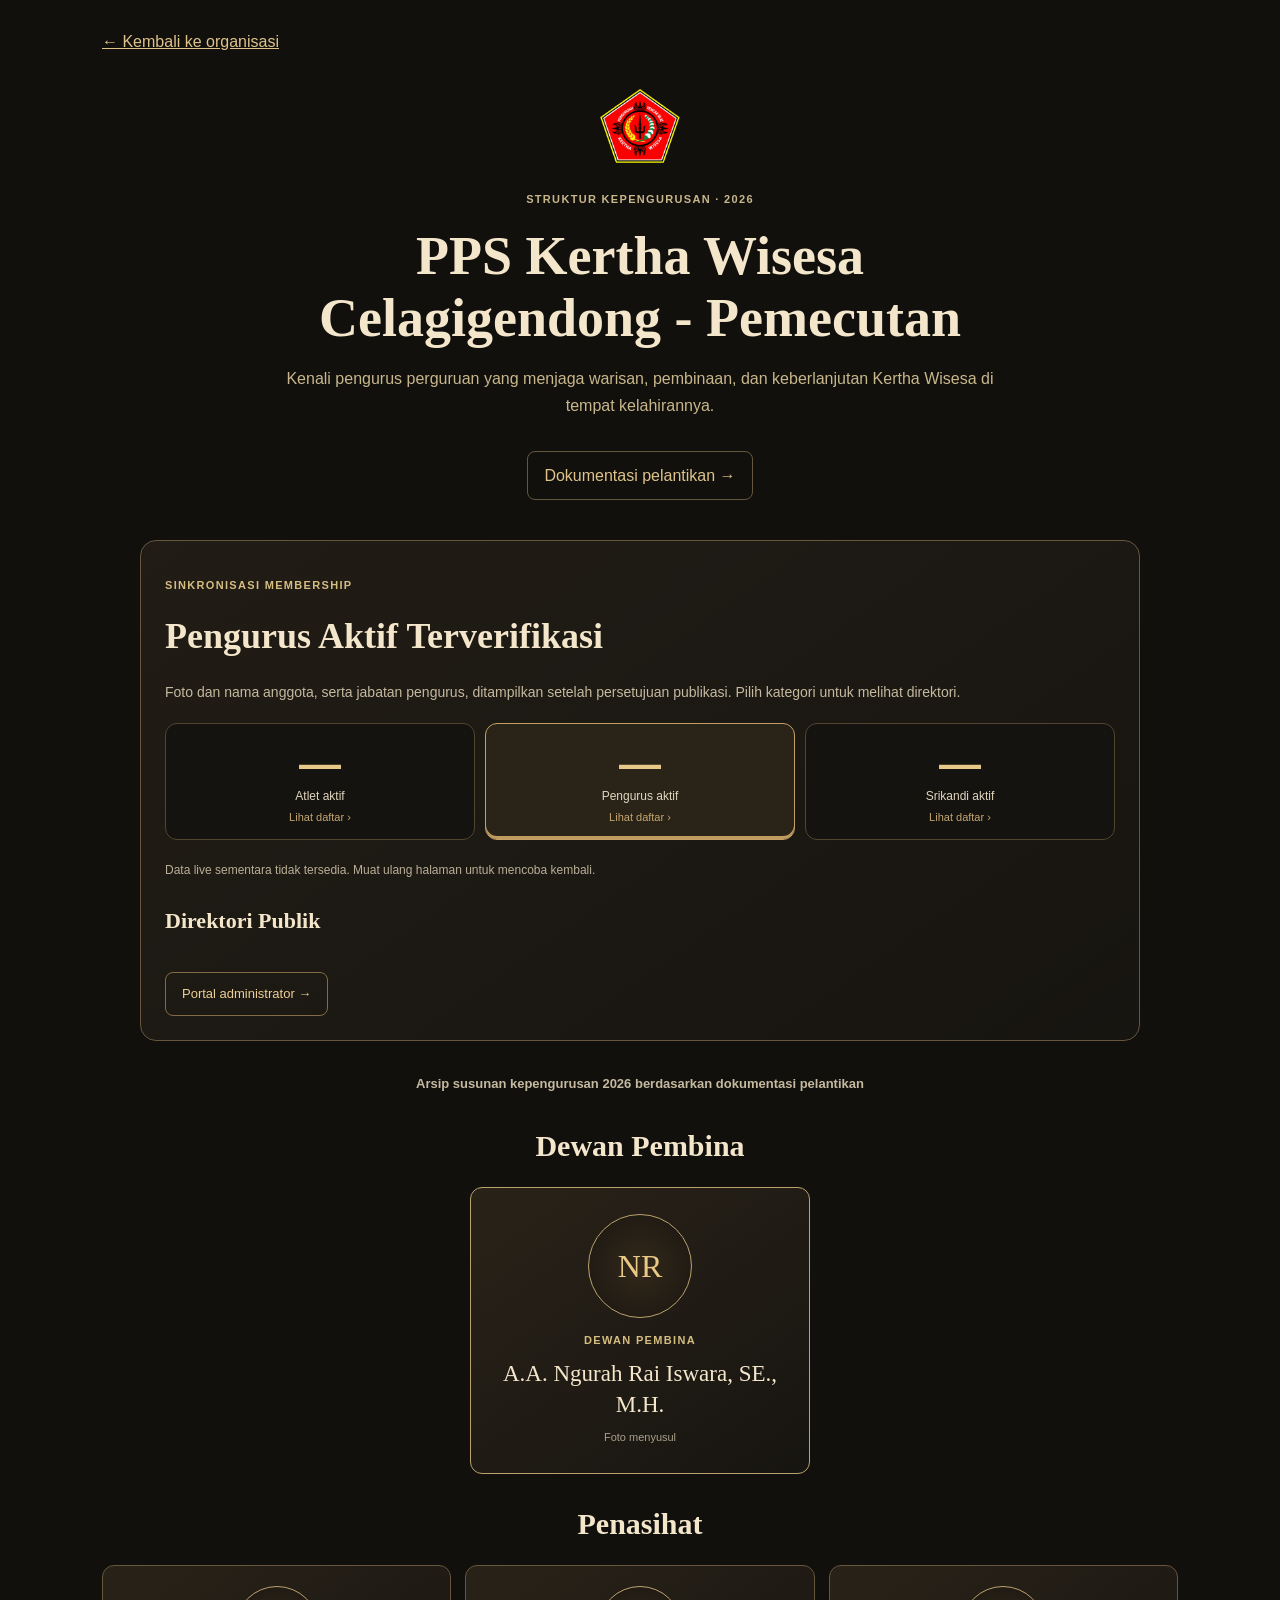
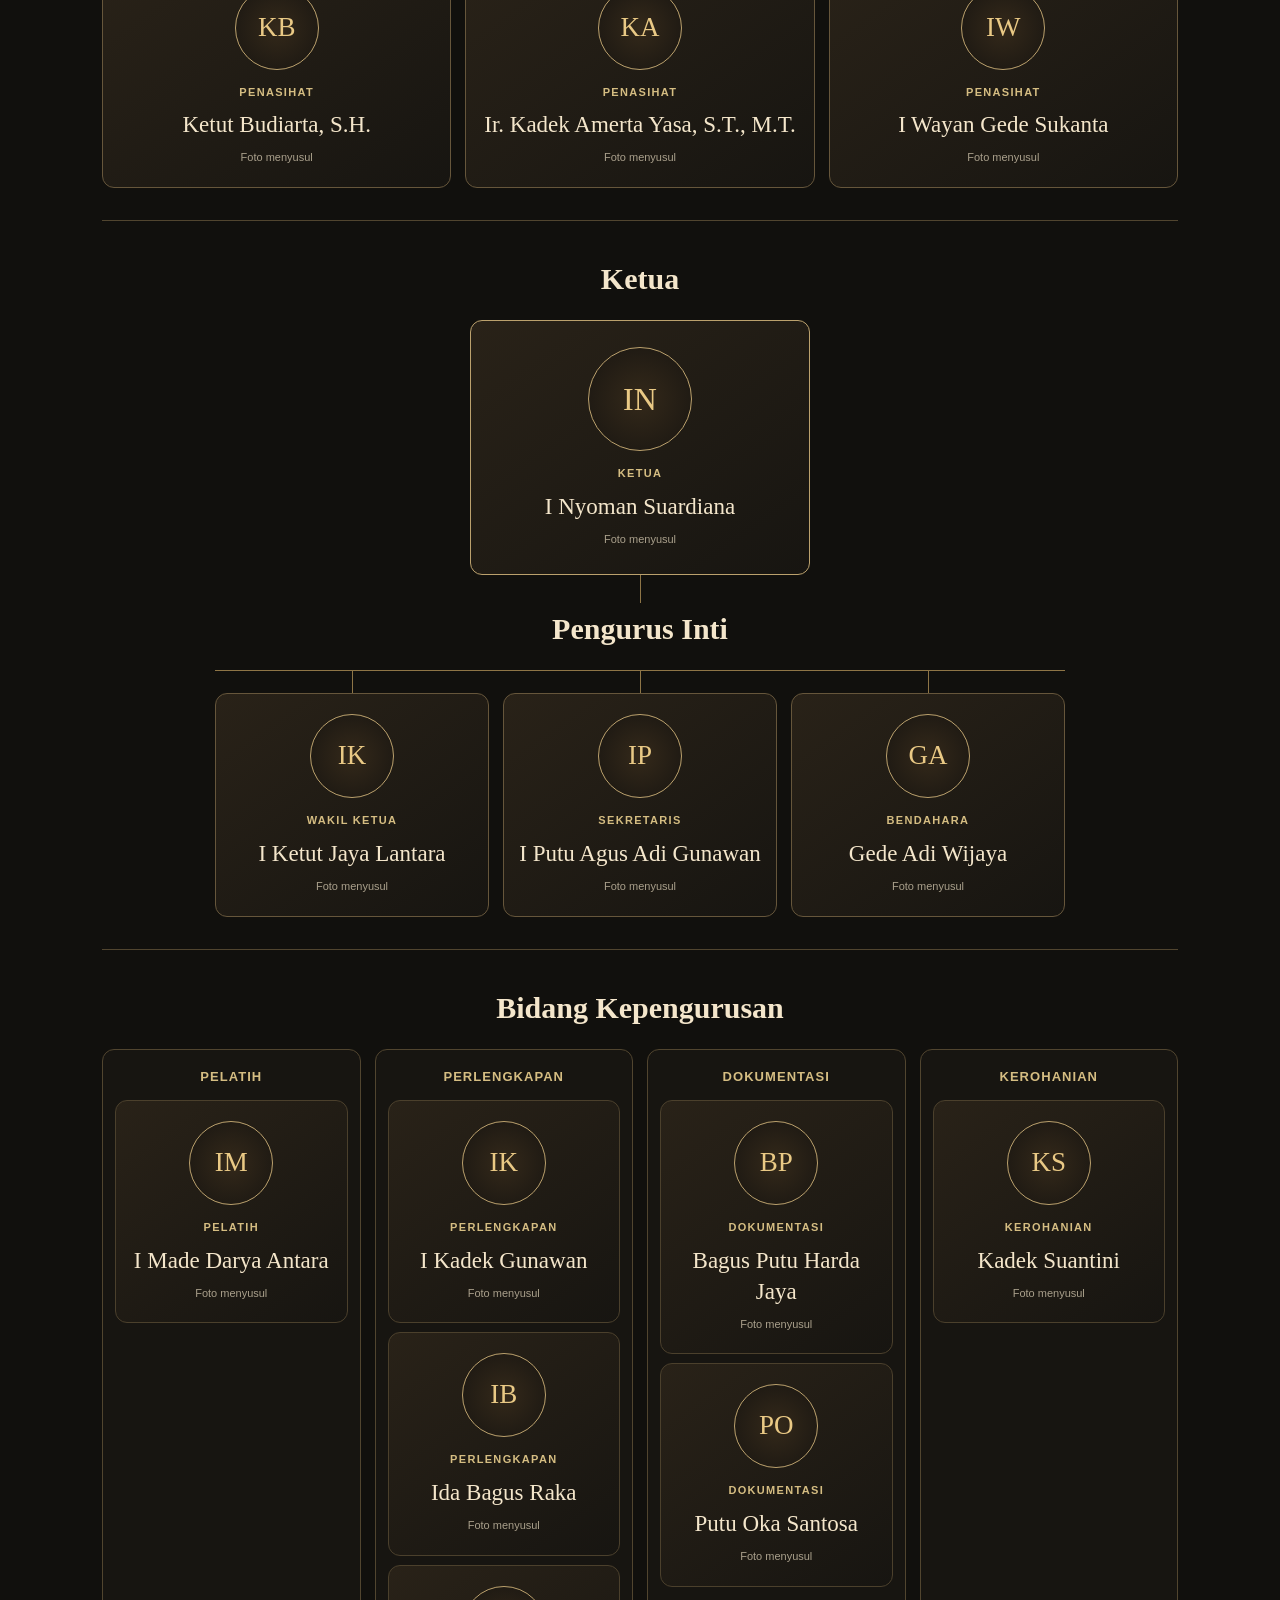
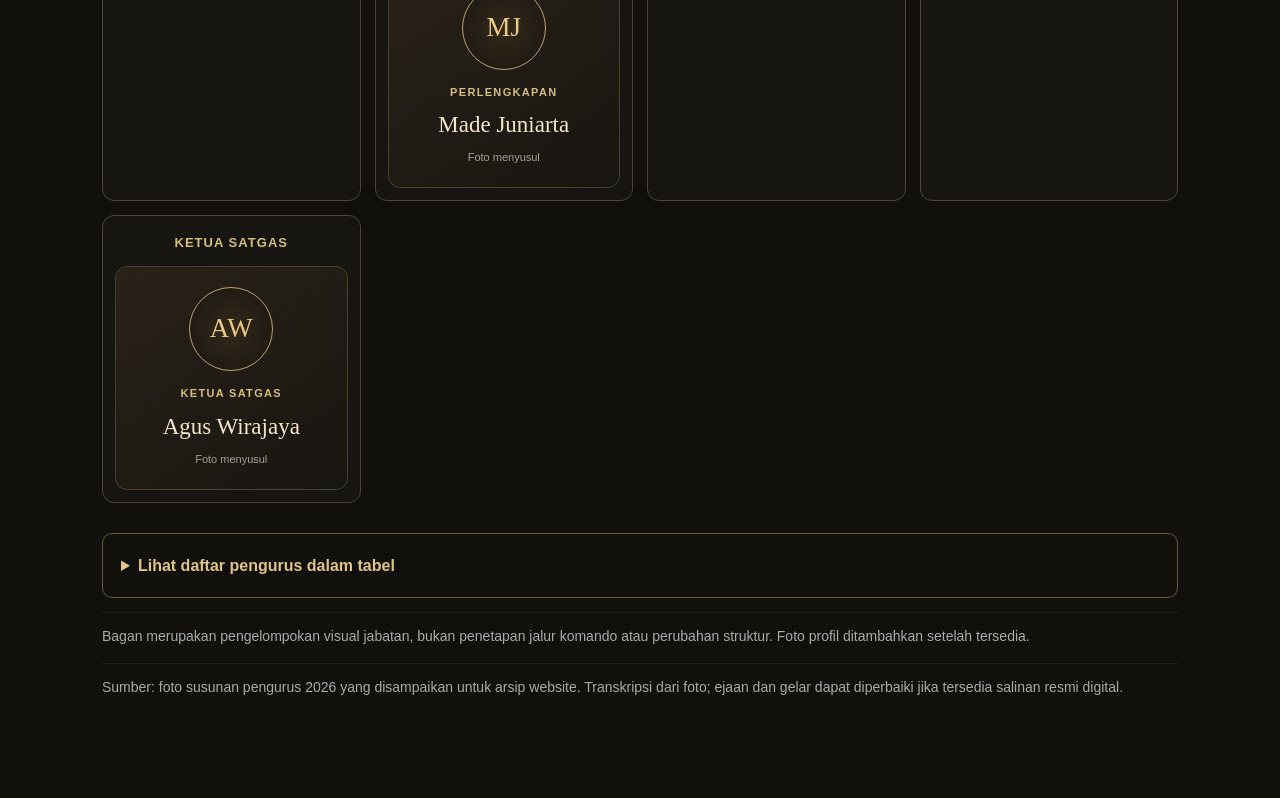
<file: pengurus-celagi-gendong-2026.html>
<!doctype html><html lang="id"><head><meta charset="utf-8"><meta name="viewport" content="width=device-width,initial-scale=1"><meta name="theme-color" content="#11100d"><title>Pengurus Celagigendong 2026 — PPS Kertha Wisesa</title><link rel="stylesheet" href="styles.css?v=24"><style>
body{background:#11100d;color:#eee;font-family:Inter,Arial,sans-serif}.kw-wrap{max-width:1120px;margin:auto;padding:28px 22px 85px}.kw-wrap a{color:#dfc38b}.kw-intro{text-align:center;max-width:760px;margin:30px auto 40px}.kw-intro h1{font-family:Georgia,serif;font-size:clamp(30px,5vw,54px);line-height:1.15;color:#f4e6cb;margin:16px 0}.kw-intro p{color:#c9b78c;line-height:1.7}.kw-intro img{width:86px;height:86px;object-fit:contain}.kw-label,.kw-role{color:#d5bd82;text-transform:uppercase;letter-spacing:.12em;font-size:11px;font-weight:700}.kw-group{margin:24px 0}.kw-group h2,.kw-fields>h2{font-family:Georgia,serif;font-size:clamp(23px,4vw,30px);text-align:center;color:#f4e6cb;margin:0 0 16px}.kw-grid{display:grid;grid-template-columns:repeat(auto-fit,minmax(min(100%,220px),1fr));gap:14px}.kw-person{background:linear-gradient(145deg,#292218,#171511);border:1px solid #66563b;border-radius:12px;padding:20px 12px;text-align:center;min-width:0;display:flex;flex-direction:column;align-items:center;justify-content:center}.kw-avatar{width:84px;height:84px;border:1px solid #bba16d;border-radius:50%;background:radial-gradient(circle,#34291a,#181511);color:#e9c985;display:grid;place-items:center;font-family:Georgia,serif;font-size:27px;margin-bottom:13px;overflow:hidden}.kw-avatar img{width:100%;height:100%;object-fit:cover}.kw-person h3{font-family:Georgia,serif;font-size:clamp(18px,2.6vw,23px);font-weight:500;color:#f4e6cb;margin:8px 0 0;line-height:1.35;overflow-wrap:anywhere}.kw-person small{color:#aaa08c;font-size:11px;margin-top:8px}.kw-lead{max-width:340px;margin:auto}.kw-lead .kw-avatar{width:104px;height:104px;font-size:32px}.kw-lead .kw-person{border-color:#bba16d;padding:26px 18px}.kw-stem{width:1px;height:28px;background:#8e7546;margin:auto}.kw-core{max-width:850px;margin:auto}.kw-core .kw-grid{border-top:1px solid #8e7546;padding-top:22px;grid-template-columns:repeat(3,minmax(0,1fr))}.kw-core .kw-person{position:relative}.kw-core .kw-person:before{content:"";position:absolute;width:1px;height:22px;background:#8e7546;top:-23px;left:50%}.kw-branches{display:grid;grid-template-columns:repeat(auto-fit,minmax(min(100%,240px),1fr));gap:14px}.kw-branch{border:1px solid #51452f;border-radius:12px;padding:12px;background:#171511}.kw-branch>h3{font-size:13px;color:#d5bd82;text-align:center;margin:4px 0 12px;letter-spacing:.08em;text-transform:uppercase}.kw-branch>div{display:grid;gap:9px}.kw-branch .kw-person{border-color:#4b402c}.kw-table{margin-top:30px;border:1px solid #66563b;padding:18px;border-radius:10px}.kw-table summary{color:#dfc38b;cursor:pointer;font-weight:600}.kw-table table{width:100%;border-collapse:collapse;margin:16px 0 0}.kw-table td,.kw-table th{text-align:left;padding:12px 8px;border-bottom:1px solid #514b3d;vertical-align:top;overflow-wrap:anywhere}.kw-table th{color:#d5bd82}.kw-wrap .note{color:#aaa;font-size:14px;line-height:1.7}.kw-divider{border:0;border-top:1px solid #51452f;margin:32px 0}.kw-link{display:inline-block;margin-top:15px;padding:10px 16px;border:1px solid #66563b;border-radius:8px;text-decoration:none}.kw-wrap a:focus-visible,.kw-table summary:focus-visible{outline:2px solid #dfc38b;outline-offset:4px}@media(max-width:600px){.kw-wrap{padding:24px 14px 80px}.kw-core .kw-grid{grid-template-columns:1fr;gap:12px;border-top:0;padding-top:0;max-width:340px;margin:auto}.kw-core .kw-person:before{display:none}.kw-grid{grid-template-columns:repeat(2,minmax(0,1fr));gap:10px}.kw-group.kw-advisers .kw-grid{grid-template-columns:repeat(2,minmax(0,1fr))}.kw-lead .kw-grid{grid-template-columns:1fr}.kw-branches{grid-template-columns:1fr}.kw-branch>div{grid-template-columns:repeat(auto-fit,minmax(min(100%,145px),1fr))}.kw-person{padding:18px 8px}.kw-person h3{font-size:18px}.kw-avatar{width:68px;height:68px}}
</style><link rel="stylesheet" href="membership-sync.css?v=3"><script src="membership-sync.js?v=3" defer></script></head><body><main class="kw-wrap"><a href="index.html#organisasi">← Kembali ke organisasi</a><header class="kw-intro"><img src="assets/kertha-wisesa-logo.webp?v=20261016-full" alt="Lambang PPS Kertha Wisesa"><p class="kw-label">Struktur kepengurusan · 2026</p><h1>PPS Kertha Wisesa<br>Celagigendong - Pemecutan</h1><p>Kenali pengurus perguruan yang menjaga warisan, pembinaan, dan keberlanjutan Kertha Wisesa di tempat kelahirannya.</p><a class="kw-link" href="galeri.html#pelantikan-celagigendong">Dokumentasi pelantikan →</a></header><section id="pengurus-aktif" class="kw-live" data-kw-live><p class="kw-label">Sinkronisasi Membership</p><h2>Pengurus Aktif Terverifikasi</h2><p class="kw-live-sub">Foto dan nama anggota, serta jabatan pengurus, ditampilkan setelah persetujuan publikasi. Pilih kategori untuk melihat direktori.</p><div class="kw-live-stats"><div class="kw-live-stat"><strong data-kw-count="athletes">—</strong><span>Atlet aktif</span></div><div class="kw-live-stat"><strong data-kw-count="officers">—</strong><span>Pengurus aktif</span></div><div class="kw-live-stat"><strong data-kw-count="srikandi">—</strong><span>Srikandi aktif</span></div></div><p class="kw-live-status" data-kw-status aria-live="polite">Memuat data keanggotaan...</p><div class="kw-live-roster" data-kw-roster></div><a class="kw-live-link" href="https://memberkw.nadmo.id/">Portal administrator →</a></section><h2 class="kw-live-archive-label">Arsip susunan kepengurusan 2026 berdasarkan dokumentasi pelantikan</h2><section class="kw-group kw-lead"><h2>Dewan Pembina</h2><div class="kw-grid"><article class="kw-person" id="a-a-ngurah-rai-iswara-se-m-h"><div class="kw-avatar" data-photo-for="a-a-ngurah-rai-iswara-se-m-h" aria-hidden="true">NR</div><span class="kw-role">Dewan Pembina</span><h3>A.A. Ngurah Rai Iswara, SE., M.H.</h3><small>Foto menyusul</small></article></div></section><section class="kw-group kw-advisers"><h2>Penasihat</h2><div class="kw-grid"><article class="kw-person" id="ketut-budiarta-s-h"><div class="kw-avatar" data-photo-for="ketut-budiarta-s-h" aria-hidden="true">KB</div><span class="kw-role">Penasihat</span><h3>Ketut Budiarta, S.H.</h3><small>Foto menyusul</small></article><article class="kw-person" id="ir-kadek-amerta-yasa-s-t-m-t"><div class="kw-avatar" data-photo-for="ir-kadek-amerta-yasa-s-t-m-t" aria-hidden="true">KA</div><span class="kw-role">Penasihat</span><h3>Ir. Kadek Amerta Yasa, S.T., M.T.</h3><small>Foto menyusul</small></article><article class="kw-person" id="i-wayan-gede-sukanta"><div class="kw-avatar" data-photo-for="i-wayan-gede-sukanta" aria-hidden="true">IW</div><span class="kw-role">Penasihat</span><h3>I Wayan Gede Sukanta</h3><small>Foto menyusul</small></article></div></section><hr class="kw-divider"><section class="kw-group kw-lead"><h2>Ketua</h2><div class="kw-grid"><article class="kw-person" id="i-nyoman-suardiana"><div class="kw-avatar" data-photo-for="i-nyoman-suardiana" aria-hidden="true">IN</div><span class="kw-role">Ketua</span><h3>I Nyoman Suardiana</h3><small>Foto menyusul</small></article></div></section><div class="kw-stem" aria-hidden="true"></div><section class="kw-group kw-core"><h2>Pengurus Inti</h2><div class="kw-grid"><article class="kw-person" id="i-ketut-jaya-lantara"><div class="kw-avatar" data-photo-for="i-ketut-jaya-lantara" aria-hidden="true">IK</div><span class="kw-role">Wakil Ketua</span><h3>I Ketut Jaya Lantara</h3><small>Foto menyusul</small></article><article class="kw-person" id="i-putu-agus-adi-gunawan"><div class="kw-avatar" data-photo-for="i-putu-agus-adi-gunawan" aria-hidden="true">IP</div><span class="kw-role">Sekretaris</span><h3>I Putu Agus Adi Gunawan</h3><small>Foto menyusul</small></article><article class="kw-person" id="gede-adi-wijaya"><div class="kw-avatar" data-photo-for="gede-adi-wijaya" aria-hidden="true">GA</div><span class="kw-role">Bendahara</span><h3>Gede Adi Wijaya</h3><small>Foto menyusul</small></article></div></section><hr class="kw-divider"><section class="kw-fields"><h2>Bidang Kepengurusan</h2><div class="kw-branches"><section class="kw-branch"><h3>Pelatih</h3><div><article class="kw-person" id="i-made-darya-antara"><div class="kw-avatar" data-photo-for="i-made-darya-antara" aria-hidden="true">IM</div><span class="kw-role">Pelatih</span><h3>I Made Darya Antara</h3><small>Foto menyusul</small></article></div></section><section class="kw-branch"><h3>Perlengkapan</h3><div><article class="kw-person" id="i-kadek-gunawan"><div class="kw-avatar" data-photo-for="i-kadek-gunawan" aria-hidden="true">IK</div><span class="kw-role">Perlengkapan</span><h3>I Kadek Gunawan</h3><small>Foto menyusul</small></article><article class="kw-person" id="ida-bagus-raka"><div class="kw-avatar" data-photo-for="ida-bagus-raka" aria-hidden="true">IB</div><span class="kw-role">Perlengkapan</span><h3>Ida Bagus Raka</h3><small>Foto menyusul</small></article><article class="kw-person" id="made-juniarta"><div class="kw-avatar" data-photo-for="made-juniarta" aria-hidden="true">MJ</div><span class="kw-role">Perlengkapan</span><h3>Made Juniarta</h3><small>Foto menyusul</small></article></div></section><section class="kw-branch"><h3>Dokumentasi</h3><div><article class="kw-person" id="bagus-putu-harda-jaya"><div class="kw-avatar" data-photo-for="bagus-putu-harda-jaya" aria-hidden="true">BP</div><span class="kw-role">Dokumentasi</span><h3>Bagus Putu Harda Jaya</h3><small>Foto menyusul</small></article><article class="kw-person" id="putu-oka-santosa"><div class="kw-avatar" data-photo-for="putu-oka-santosa" aria-hidden="true">PO</div><span class="kw-role">Dokumentasi</span><h3>Putu Oka Santosa</h3><small>Foto menyusul</small></article></div></section><section class="kw-branch"><h3>Kerohanian</h3><div><article class="kw-person" id="kadek-suantini"><div class="kw-avatar" data-photo-for="kadek-suantini" aria-hidden="true">KS</div><span class="kw-role">Kerohanian</span><h3>Kadek Suantini</h3><small>Foto menyusul</small></article></div></section><section class="kw-branch"><h3>Ketua Satgas</h3><div><article class="kw-person" id="agus-wirajaya"><div class="kw-avatar" data-photo-for="agus-wirajaya" aria-hidden="true">AW</div><span class="kw-role">Ketua Satgas</span><h3>Agus Wirajaya</h3><small>Foto menyusul</small></article></div></section></div></section><details class="kw-table"><summary>Lihat daftar pengurus dalam tabel</summary><table><thead><tr><th>Jabatan</th><th>Nama</th></tr></thead><tbody><tr><td>Dewan Pembina</td><td>A.A. Ngurah Rai Iswara, SE., M.H.</td></tr><tr><td>Penasihat</td><td>Ketut Budiarta, S.H.<br>Ir. Kadek Amerta Yasa, S.T., M.T.<br>I Wayan Gede Sukanta</td></tr><tr><td>Ketua</td><td>I Nyoman Suardiana</td></tr><tr><td>Wakil Ketua</td><td>I Ketut Jaya Lantara</td></tr><tr><td>Sekretaris</td><td>I Putu Agus Adi Gunawan</td></tr><tr><td>Bendahara</td><td>Gede Adi Wijaya</td></tr><tr><td>Pelatih</td><td>I Made Darya Antara</td></tr><tr><td>Perlengkapan</td><td>I Kadek Gunawan<br>Ida Bagus Raka<br>Made Juniarta</td></tr><tr><td>Dokumentasi</td><td>Bagus Putu Harda Jaya<br>Putu Oka Santosa</td></tr><tr><td>Kerohanian</td><td>Kadek Suantini</td></tr><tr><td>Ketua Satgas</td><td>Agus Wirajaya</td></tr></tbody></table></details><p class="note">Bagan merupakan pengelompokan visual jabatan, bukan penetapan jalur komando atau perubahan struktur. Foto profil ditambahkan setelah tersedia.</p><p class="note">Sumber: foto susunan pengurus 2026 yang disampaikan untuk arsip website. Transkripsi dari foto; ejaan dan gelar dapat diperbaiki jika tersedia salinan resmi digital.</p></main></body></html>
</file>
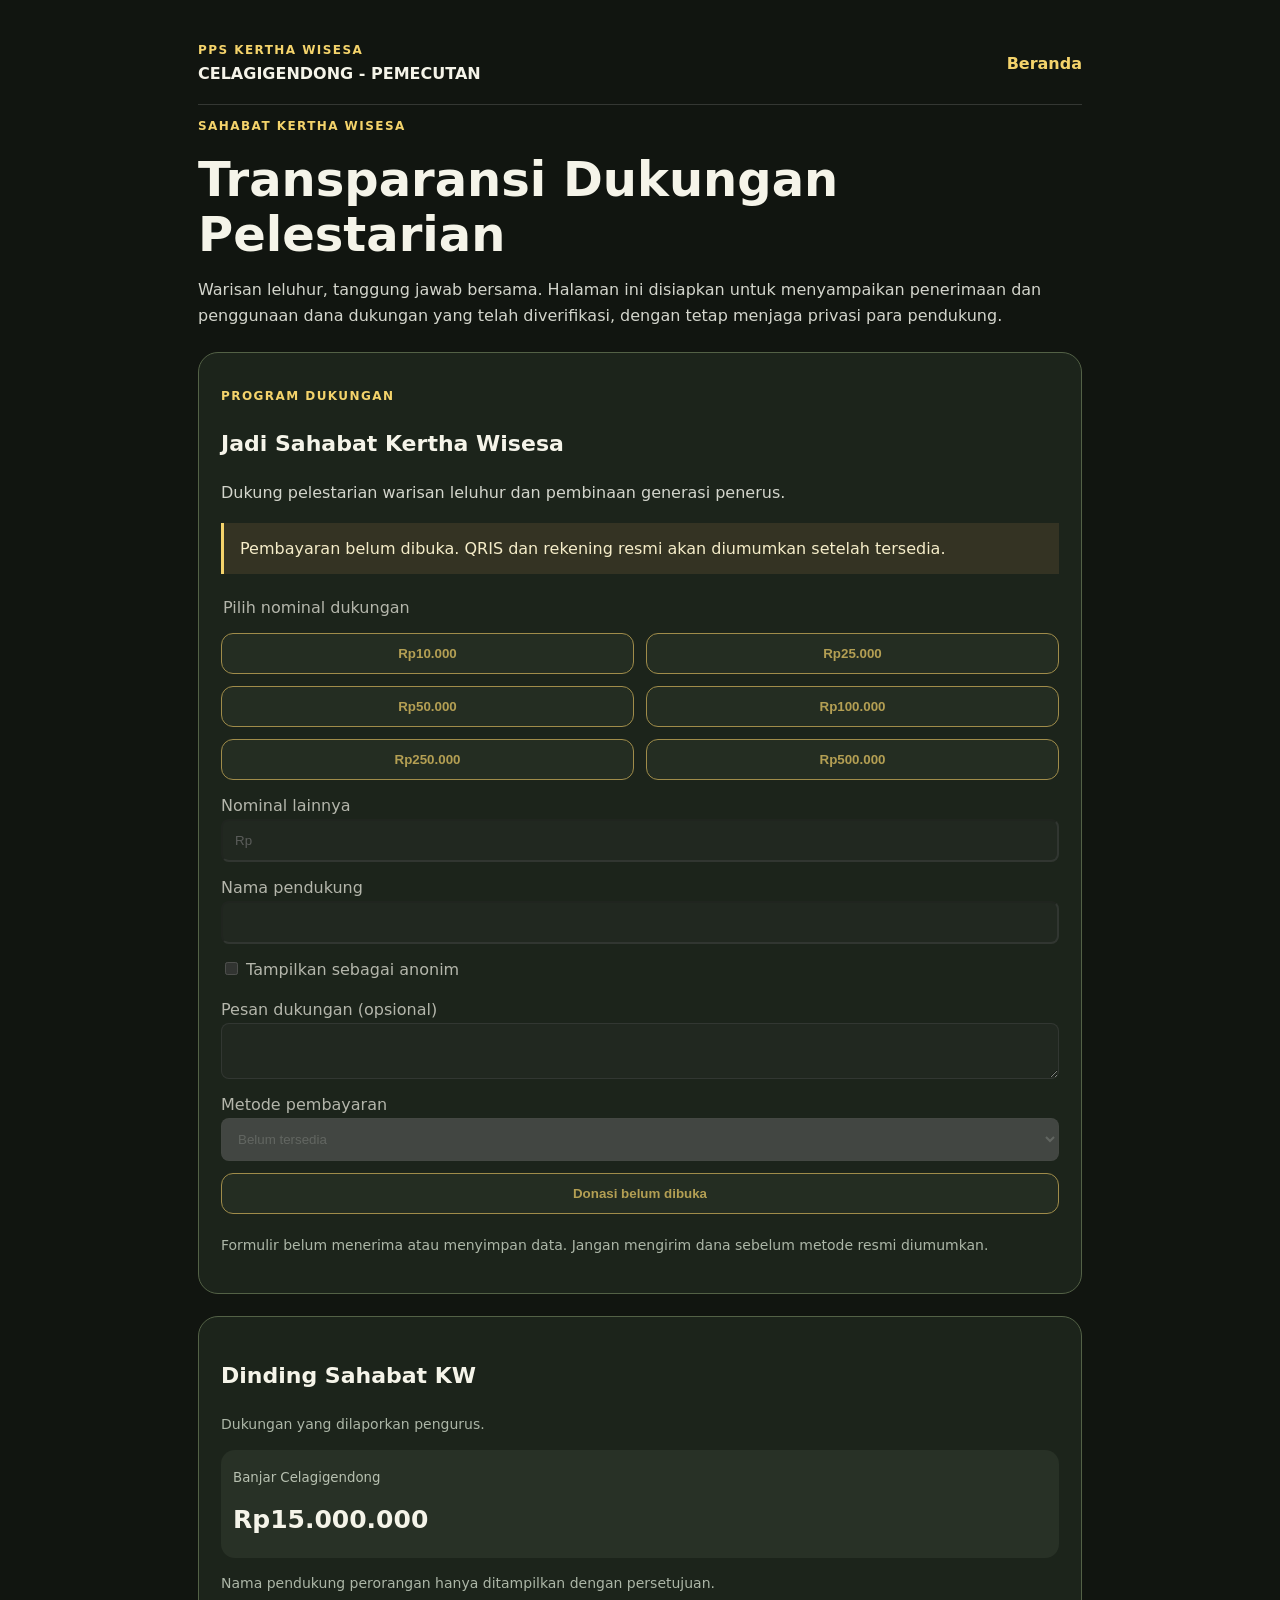
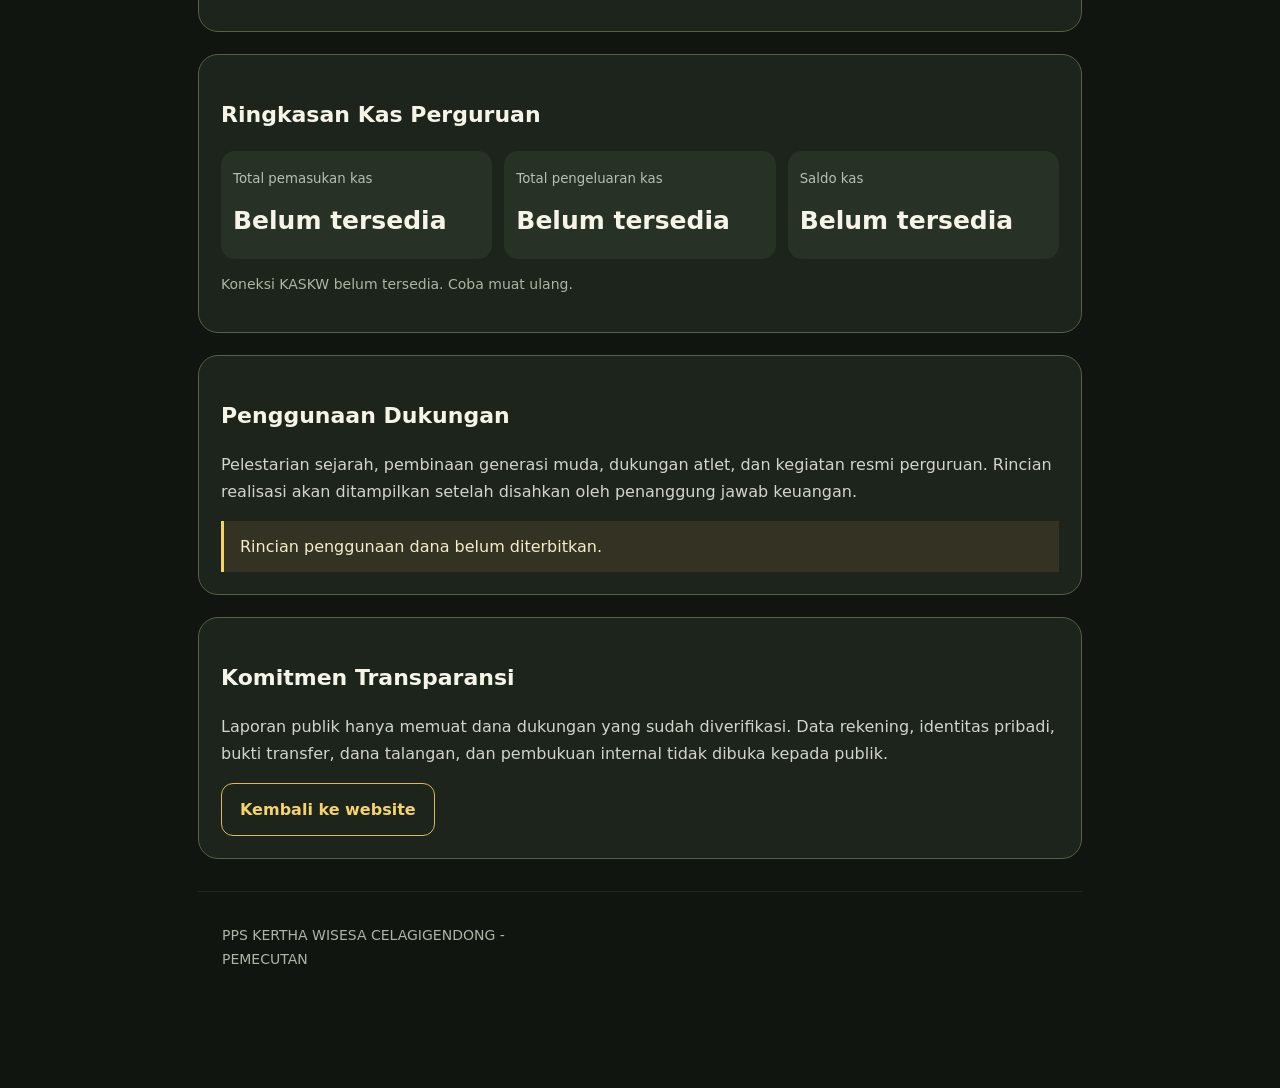
<file: transparansi.html>
<!doctype html>
<html lang="id"><head><meta charset="utf-8"><meta name="viewport" content="width=device-width,initial-scale=1"><meta name="description" content="Transparansi dukungan pelestarian PPS Kertha Wisesa Celagigendong - Pemecutan"><title>Transparansi Dukungan | PPS Kertha Wisesa</title><link rel="stylesheet" href="/styles.css"><style>
:root{color-scheme:dark}body{margin:0;background:#111510;color:#f5f4e9;font-family:system-ui,-apple-system,sans-serif}*{box-sizing:border-box}.wrap{max-width:920px;margin:auto;padding:24px 18px 64px}.top{display:flex;justify-content:space-between;align-items:center;gap:16px;padding:16px 0;border-bottom:1px solid #ffffff25}.top a{color:#f4d36b;text-decoration:none;font-weight:700}.eyebrow{color:#f4d36b;letter-spacing:.12em;font-size:12px;font-weight:700;text-transform:uppercase}h1{font-size:clamp(29px,6vw,48px);line-height:1.13;margin:16px 0}p{line-height:1.65;color:#d3d5cc}.panel{background:#1c241b;border:1px solid #536146;border-radius:20px;padding:22px;margin-top:22px}.grid{display:grid;grid-template-columns:repeat(3,minmax(0,1fr));gap:12px}.stat{background:#283126;border-radius:14px;padding:17px 12px;min-width:0}.stat small{display:block;color:#b7c0b0}.stat strong{display:block;margin-top:9px;font-size:clamp(16px,3vw,25px);overflow-wrap:anywhere}.notice{border-left:3px solid #f4d36b;padding:12px 16px;background:#343323;color:#f5edc9}.links{display:flex;gap:10px;flex-wrap:wrap}.button{display:inline-block;padding:12px 18px;border:1px solid #d8b95e;border-radius:12px;color:#f4d36b;text-decoration:none;font-weight:700}.muted{color:#acb6a7;font-size:14px}h2{font-size:22px}@media(max-width:530px){.grid{grid-template-columns:1fr}.top{align-items:flex-start}.wrap{padding:18px 15px 50px}}</style></head>
<body><main class="wrap"><header class="top"><div><div class="eyebrow">PPS KERTHA WISESA</div><strong>CELAGIGENDONG - PEMECUTAN</strong></div><a href="/">Beranda</a></header><section><p class="eyebrow">Sahabat Kertha Wisesa</p><h1>Transparansi Dukungan Pelestarian</h1><p>Warisan leluhur, tanggung jawab bersama. Halaman ini disiapkan untuk menyampaikan penerimaan dan penggunaan dana dukungan yang telah diverifikasi, dengan tetap menjaga privasi para pendukung.</p></section><section class="panel" id="donasi"><p class="eyebrow">Program dukungan</p><h2>Jadi Sahabat Kertha Wisesa</h2><p>Dukung pelestarian warisan leluhur dan pembinaan generasi penerus.</p><div class="notice" role="status">Pembayaran belum dibuka. QRIS dan rekening resmi akan diumumkan setelah tersedia.</div><fieldset disabled style="border:0;padding:0;margin:20px 0;opacity:.7"><legend>Pilih nominal dukungan</legend><div class="grid" style="grid-template-columns:repeat(2,minmax(0,1fr));margin:12px 0"><button class="button" type="button" style="background:#283126">Rp10.000</button><button class="button" type="button" style="background:#283126">Rp25.000</button><button class="button" type="button" style="background:#283126">Rp50.000</button><button class="button" type="button" style="background:#283126">Rp100.000</button><button class="button" type="button" style="background:#283126">Rp250.000</button><button class="button" type="button" style="background:#283126">Rp500.000</button></div><label style="display:block;margin:12px 0">Nominal lainnya<input type="number" min="1" placeholder="Rp" style="display:block;width:100%;padding:12px;border-radius:8px"></label><label style="display:block;margin:12px 0">Nama pendukung<input style="display:block;width:100%;padding:12px;border-radius:8px"></label><label><input type="checkbox"> Tampilkan sebagai anonim</label><label style="display:block;margin:12px 0">Pesan dukungan (opsional)<textarea style="display:block;width:100%;padding:12px;border-radius:8px"></textarea></label><label style="display:block;margin:12px 0">Metode pembayaran<select style="display:block;width:100%;padding:12px;border-radius:8px"><option>Belum tersedia</option><option>QRIS</option><option>Transfer rekening</option></select></label><button type="button" class="button" style="width:100%;background:#283126">Donasi belum dibuka</button></fieldset><p class="muted">Formulir belum menerima atau menyimpan data. Jangan mengirim dana sebelum metode resmi diumumkan.</p></section><section class="panel"><h2>Dinding Sahabat KW</h2><p class="muted">Dukungan yang dilaporkan pengurus.</p><div class="stat"><small>Banjar Celagigendong</small><strong>Rp15.000.000</strong></div><p class="muted">Nama pendukung perorangan hanya ditampilkan dengan persetujuan.</p></section><section class="panel"><h2>Ringkasan Kas Perguruan</h2><div class="grid"><div class="stat"><small>Total pemasukan kas</small><strong id="kw-received">Memuat…</strong></div><div class="stat"><small>Total pengeluaran kas</small><strong id="kw-used">Memuat…</strong></div><div class="stat"><small>Saldo kas</small><strong id="kw-balance">Memuat…</strong></div></div><p class="muted"><span id="kw-sync">Menghubungkan laporan KASKW…</span></p></section><section class="panel"><h2>Penggunaan Dukungan</h2><p>Pelestarian sejarah, pembinaan generasi muda, dukungan atlet, dan kegiatan resmi perguruan. Rincian realisasi akan ditampilkan setelah disahkan oleh penanggung jawab keuangan.</p><div class="notice">Rincian penggunaan dana belum diterbitkan.</div></section><section class="panel"><h2>Komitmen Transparansi</h2><p>Laporan publik hanya memuat dana dukungan yang sudah diverifikasi. Data rekening, identitas pribadi, bukti transfer, dana talangan, dan pembukuan internal tidak dibuka kepada publik.</p><div class="links"><a class="button" href="/">Kembali ke website</a></div></section><footer class="muted" style="margin-top:32px">PPS KERTHA WISESA CELAGIGENDONG - PEMECUTAN</footer></main><script>async function syncKW(){const el=id=>document.getElementById(id),fmt=n=>'Rp'+Number(n).toLocaleString('id-ID');try{const r=await fetch('https://kw-donation-public.ayamayem69.workers.dev/summary',{cache:'no-store'});if(!r.ok)throw Error();const d=await r.json();if(![d.received,d.used,d.balance].every(Number.isFinite))throw Error();el('kw-received').textContent=fmt(d.received);el('kw-used').textContent=fmt(d.used);el('kw-balance').textContent=fmt(d.balance);el('kw-sync').textContent='Terhubung ke KASKW • seluruh transaksi kas perguruan, bukan saldo khusus donasi.'}catch{for(const id of ['kw-received','kw-used','kw-balance'])el(id).textContent='Belum tersedia';el('kw-sync').textContent='Koneksi KASKW belum tersedia. Coba muat ulang.'}}syncKW();setInterval(syncKW,60000);</script></body></html>
</file>
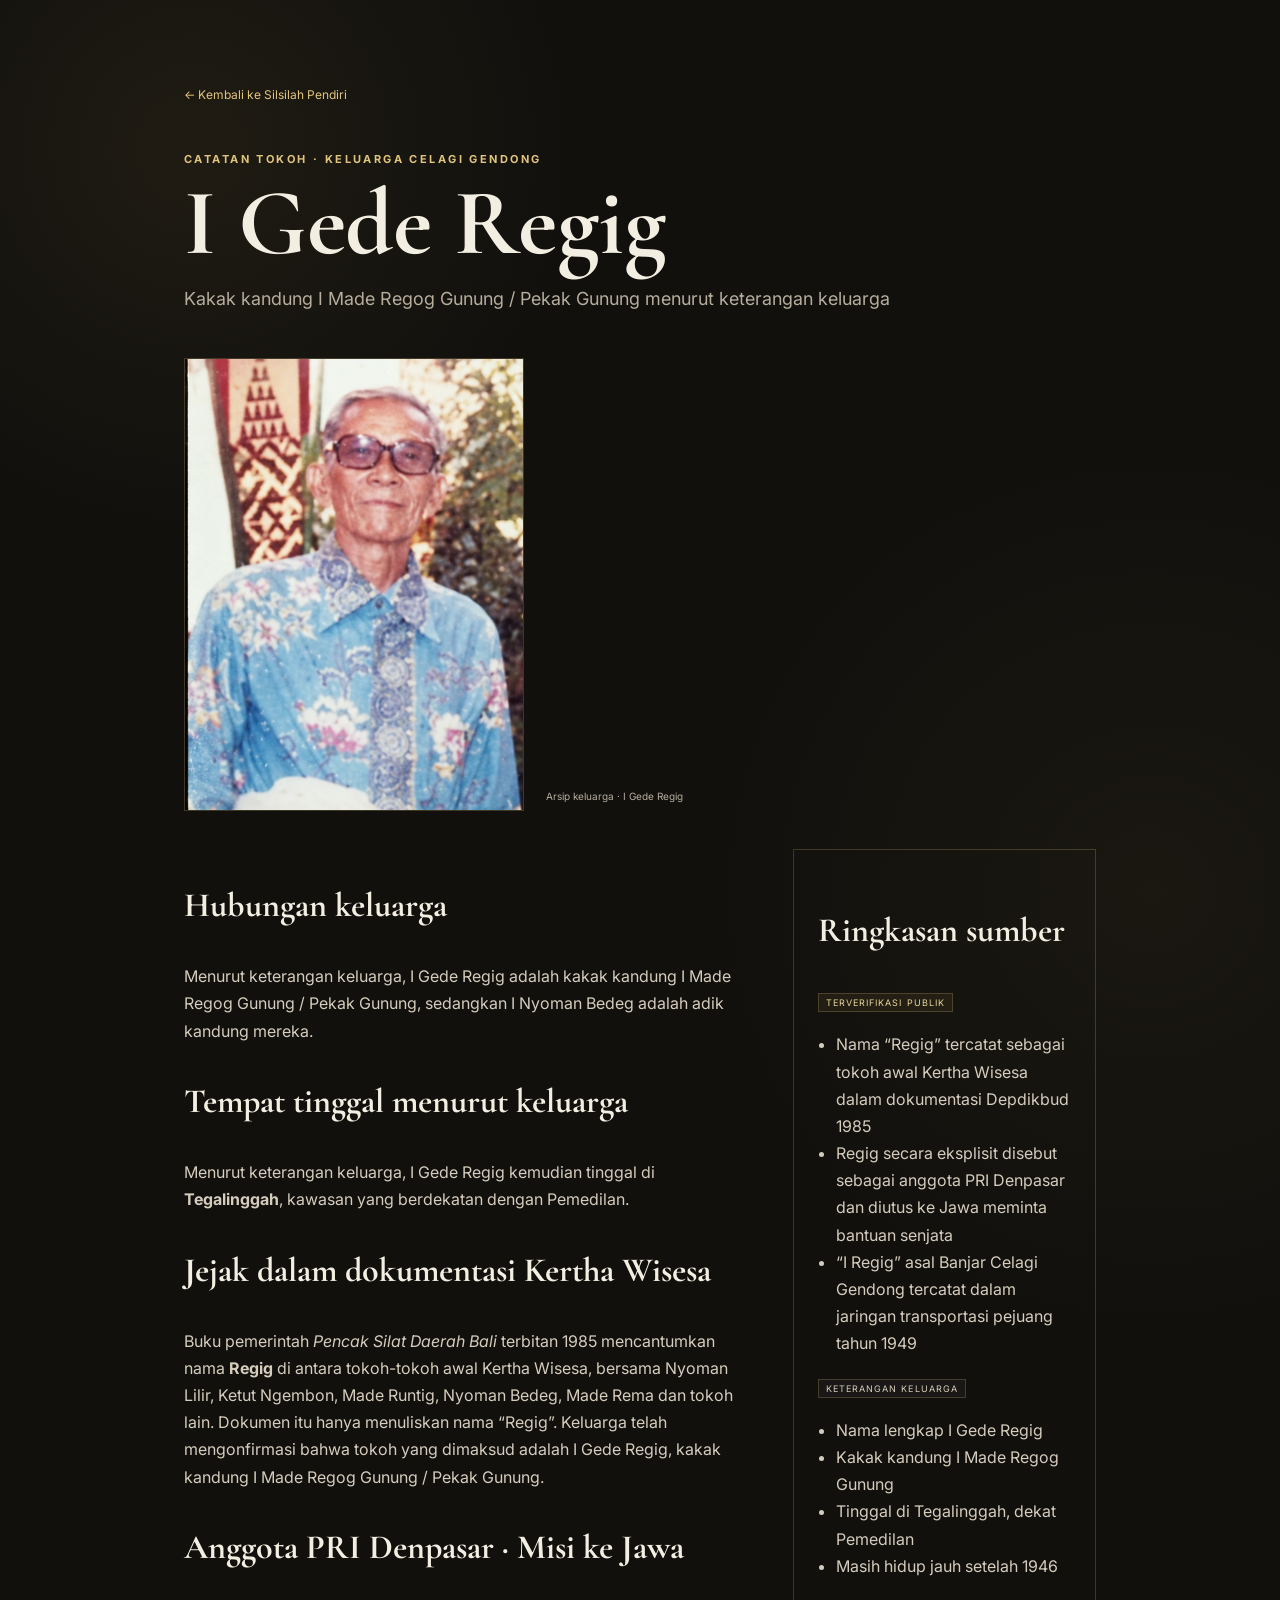
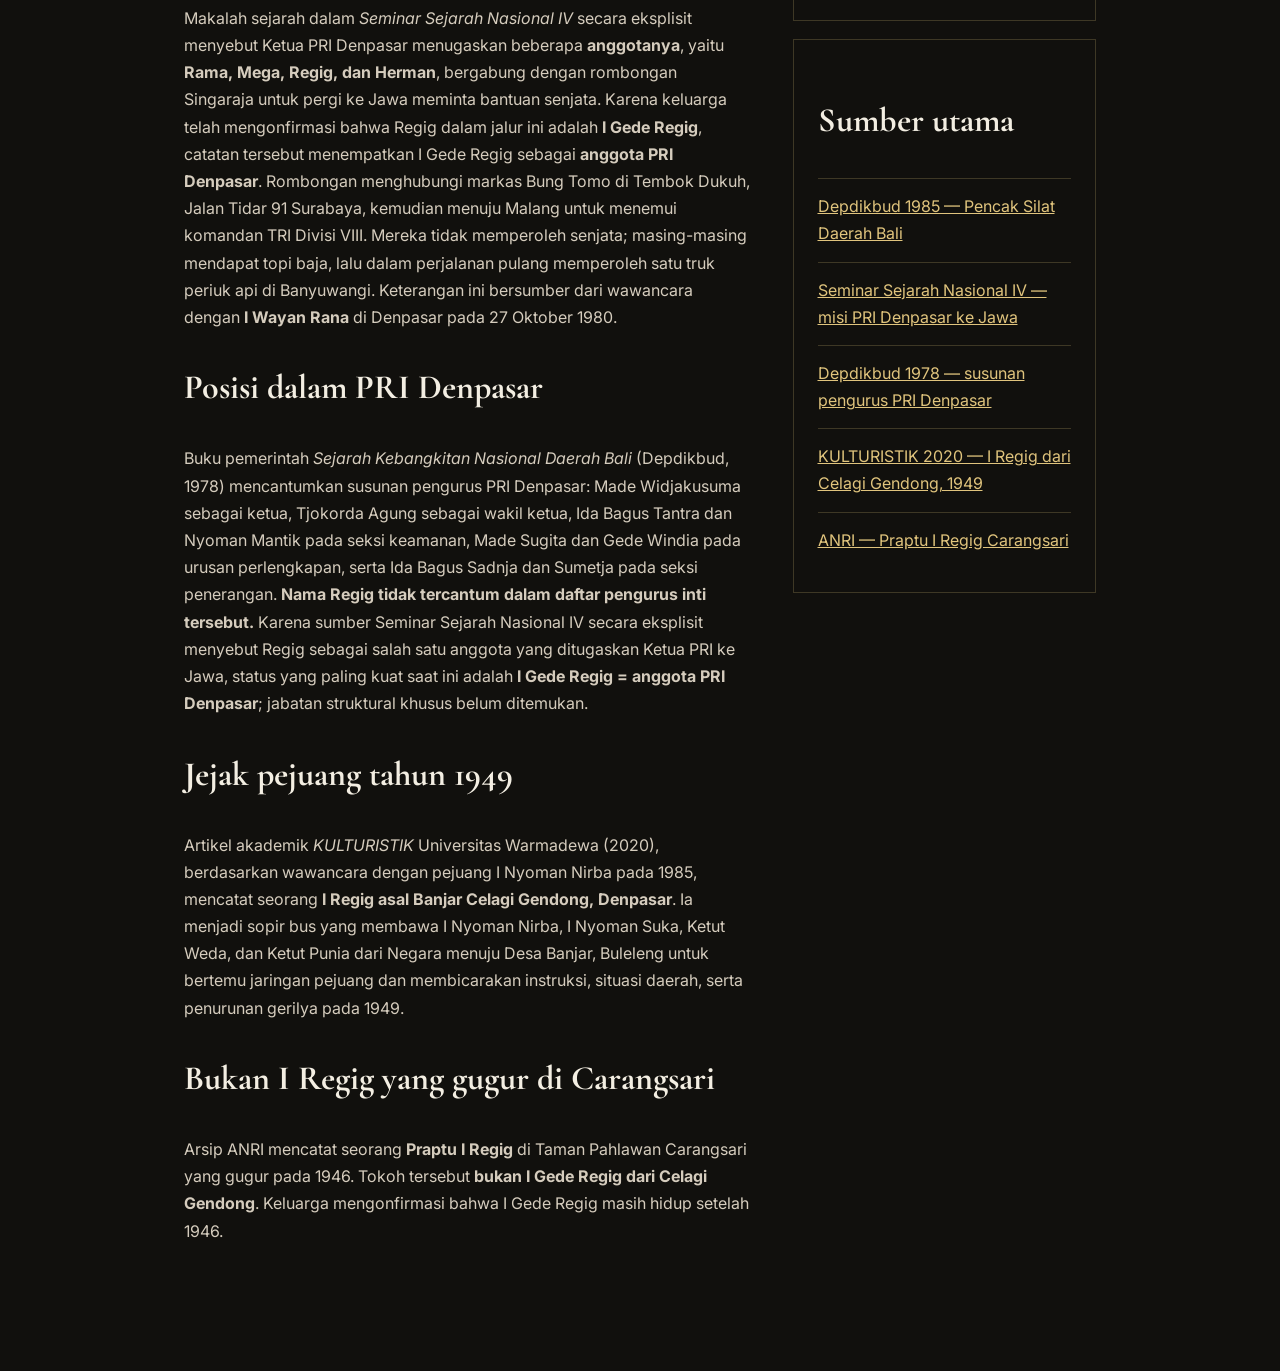
<file: tokoh/gede-regig.html>
<!doctype html>
<html lang="id"><head>
<meta charset="utf-8"><meta name="viewport" content="width=device-width, initial-scale=1">
<meta name="theme-color" content="#11100d">
<title>I Gede Regig — Arsip Keluarga Pendiri Kertha Wisesa</title>
<link rel="preconnect" href="https://fonts.googleapis.com"><link rel="preconnect" href="https://fonts.gstatic.com" crossorigin>
<link href="https://fonts.googleapis.com/css2?family=Cormorant+Garamond:wght@500;600;700&family=Inter:wght@400;500;600;700&display=swap" rel="stylesheet">
<link rel="stylesheet" href="../styles.css?v=24">
</head><body>
<main class="bio-page">
<a class="bio-back" href="../index.html#silsilah">← Kembali ke Silsilah Pendiri</a>
<p class="kicker">Catatan Tokoh · Keluarga Celagi Gendong</p>
<h1 class="bio-title">I Gede Regig</h1>
<p class="bio-subtitle">Kakak kandung I Made Regog Gunung / Pekak Gunung menurut keterangan keluarga</p>
<figure class="bio-hero-photo bio-hero-photo--regig">
<img src="../assets/gede-regig.webp?v=20261008-new" width="900" height="1200" alt="I Gede Regig, arsip keluarga">
<figcaption>Arsip keluarga · I Gede Regig</figcaption>
</figure>
<div class="bio-grid">
<section class="bio-main">
<h2>Hubungan keluarga</h2>
<p>Menurut keterangan keluarga, I Gede Regig adalah kakak kandung I Made Regog Gunung / Pekak Gunung, sedangkan I Nyoman Bedeg adalah adik kandung mereka.</p>
<h2>Tempat tinggal menurut keluarga</h2>
<p>Menurut keterangan keluarga, I Gede Regig kemudian tinggal di <strong>Tegalinggah</strong>, kawasan yang berdekatan dengan Pemedilan.</p>
<h2>Jejak dalam dokumentasi Kertha Wisesa</h2>
<p>Buku pemerintah <em>Pencak Silat Daerah Bali</em> terbitan 1985 mencantumkan nama <strong>Regig</strong> di antara tokoh-tokoh awal Kertha Wisesa, bersama Nyoman Lilir, Ketut Ngembon, Made Runtig, Nyoman Bedeg, Made Rema dan tokoh lain. Dokumen itu hanya menuliskan nama “Regig”. Keluarga telah mengonfirmasi bahwa tokoh yang dimaksud adalah I Gede Regig, kakak kandung I Made Regog Gunung / Pekak Gunung.</p>
<h2>Anggota PRI Denpasar · Misi ke Jawa</h2>
<p>Makalah sejarah dalam <em>Seminar Sejarah Nasional IV</em> secara eksplisit menyebut Ketua PRI Denpasar menugaskan beberapa <strong>anggotanya</strong>, yaitu <strong>Rama, Mega, Regig, dan Herman</strong>, bergabung dengan rombongan Singaraja untuk pergi ke Jawa meminta bantuan senjata. Karena keluarga telah mengonfirmasi bahwa Regig dalam jalur ini adalah <strong>I Gede Regig</strong>, catatan tersebut menempatkan I Gede Regig sebagai <strong>anggota PRI Denpasar</strong>. Rombongan menghubungi markas Bung Tomo di Tembok Dukuh, Jalan Tidar 91 Surabaya, kemudian menuju Malang untuk menemui komandan TRI Divisi VIII. Mereka tidak memperoleh senjata; masing-masing mendapat topi baja, lalu dalam perjalanan pulang memperoleh satu truk periuk api di Banyuwangi. Keterangan ini bersumber dari wawancara dengan <strong>I Wayan Rana</strong> di Denpasar pada 27 Oktober 1980.</p>
<h2>Posisi dalam PRI Denpasar</h2>
<p>Buku pemerintah <em>Sejarah Kebangkitan Nasional Daerah Bali</em> (Depdikbud, 1978) mencantumkan susunan pengurus PRI Denpasar: Made Widjakusuma sebagai ketua, Tjokorda Agung sebagai wakil ketua, Ida Bagus Tantra dan Nyoman Mantik pada seksi keamanan, Made Sugita dan Gede Windia pada urusan perlengkapan, serta Ida Bagus Sadnja dan Sumetja pada seksi penerangan. <strong>Nama Regig tidak tercantum dalam daftar pengurus inti tersebut.</strong> Karena sumber Seminar Sejarah Nasional IV secara eksplisit menyebut Regig sebagai salah satu anggota yang ditugaskan Ketua PRI ke Jawa, status yang paling kuat saat ini adalah <strong>I Gede Regig = anggota PRI Denpasar</strong>; jabatan struktural khusus belum ditemukan.</p>
<h2>Jejak pejuang tahun 1949</h2>
<p>Artikel akademik <em>KULTURISTIK</em> Universitas Warmadewa (2020), berdasarkan wawancara dengan pejuang I Nyoman Nirba pada 1985, mencatat seorang <strong>I Regig asal Banjar Celagi Gendong, Denpasar</strong>. Ia menjadi sopir bus yang membawa I Nyoman Nirba, I Nyoman Suka, Ketut Weda, dan Ketut Punia dari Negara menuju Desa Banjar, Buleleng untuk bertemu jaringan pejuang dan membicarakan instruksi, situasi daerah, serta penurunan gerilya pada 1949.</p>
<h2>Bukan I Regig yang gugur di Carangsari</h2>
<p>Arsip ANRI mencatat seorang <strong>Praptu I Regig</strong> di Taman Pahlawan Carangsari yang gugur pada 1946. Tokoh tersebut <strong>bukan I Gede Regig dari Celagi Gendong</strong>. Keluarga mengonfirmasi bahwa I Gede Regig masih hidup setelah 1946.</p>
</section>
<aside class="bio-side">
<div class="bio-panel"><h2>Ringkasan sumber</h2>
<p><span class="source-badge verified">Terverifikasi publik</span></p>
<ul><li>Nama “Regig” tercatat sebagai tokoh awal Kertha Wisesa dalam dokumentasi Depdikbud 1985</li><li>Regig secara eksplisit disebut sebagai anggota PRI Denpasar dan diutus ke Jawa meminta bantuan senjata</li><li>“I Regig” asal Banjar Celagi Gendong tercatat dalam jaringan transportasi pejuang tahun 1949</li></ul>
<p><span class="source-badge family">Keterangan keluarga</span></p>
<ul><li>Nama lengkap I Gede Regig</li><li>Kakak kandung I Made Regog Gunung</li><li>Tinggal di Tegalinggah, dekat Pemedilan</li><li>Masih hidup jauh setelah 1946</li></ul></div>
<div class="bio-panel"><h2>Sumber utama</h2>
<div class="bio-source"><a target="_blank" rel="noopener" href="https://repositori.kemendikdasmen.go.id/7497/1/PENCAK%20SILAT%20DAERAH%20BALI.pdf">Depdikbud 1985 — Pencak Silat Daerah Bali</a></div>
<div class="bio-source"><a target="_blank" rel="noopener" href="https://repositori.kemendikdasmen.go.id/25115/1/SEMINAR%20SEJARAH%20NASIONAL%20IV%20SUB%20TEMA%20STUDI%20BANDINGAN.pdf">Seminar Sejarah Nasional IV — misi PRI Denpasar ke Jawa</a></div>
<div class="bio-source"><a target="_blank" rel="noopener" href="https://repositori.kemendikdasmen.go.id/7427/1/SEJARAH%20KEBANGKITAN%20NASIONAL%20DAERAH%20BALI.pdf">Depdikbud 1978 — susunan pengurus PRI Denpasar</a></div>
<div class="bio-source"><a target="_blank" rel="noopener" href="https://www.ejournal.warmadewa.ac.id/index.php/kulturistik/article/download/1554/1119">KULTURISTIK 2020 — I Regig dari Celagi Gendong, 1949</a></div>
<div class="bio-source"><a target="_blank" rel="noopener" href="https://mowid.anri.go.id/uploads/r/null/1/e/f/1efcce35c7e71b7b898c5f3d06b833e94efe394ebdcc9eb4478b671c999e336c/daftar_puri_carangsari_gabung.pdf">ANRI — Praptu I Regig Carangsari</a></div>
</div>
</aside></div>
</main></body></html>
</file>
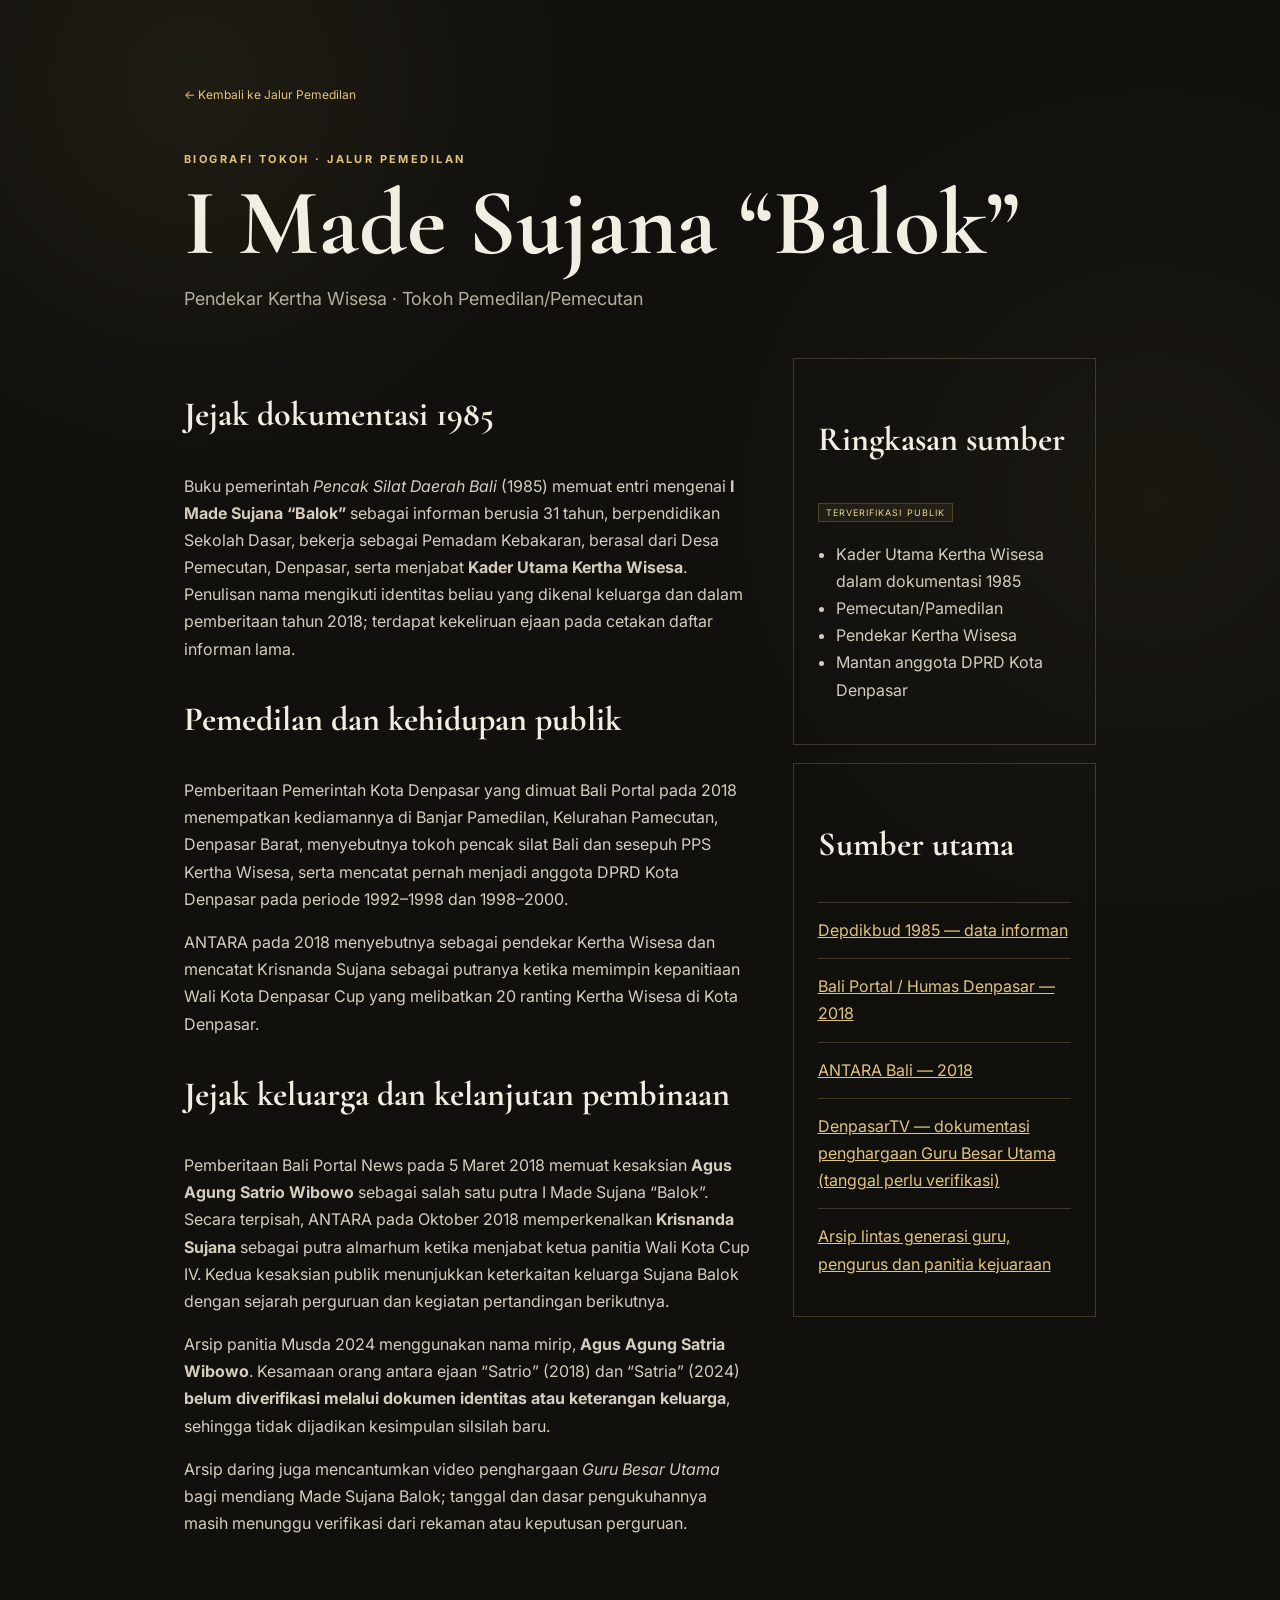
<file: tokoh/made-sujana-balok.html>
<!doctype html>
<html lang="id"><head>
<meta charset="utf-8"><meta name="viewport" content="width=device-width, initial-scale=1">
<meta name="theme-color" content="#11100d">
<title>I Made Sujana “Balok” — Arsip Kertha Wisesa</title>
<link rel="preconnect" href="https://fonts.googleapis.com"><link rel="preconnect" href="https://fonts.gstatic.com" crossorigin>
<link href="https://fonts.googleapis.com/css2?family=Cormorant+Garamond:wght@500;600;700&family=Inter:wght@400;500;600;700&display=swap" rel="stylesheet">
<link rel="stylesheet" href="../styles.css?v=24">
</head><body>
<main class="bio-page">
<a class="bio-back" href="../index.html#pemedilan">← Kembali ke Jalur Pemedilan</a>
<p class="kicker">Biografi Tokoh · Jalur Pemedilan</p>
<h1 class="bio-title">I Made Sujana “Balok”</h1>
<p class="bio-subtitle">Pendekar Kertha Wisesa · Tokoh Pemedilan/Pemecutan</p>
<div class="bio-grid">
<section class="bio-main">
<h2>Jejak dokumentasi 1985</h2>
<p>Buku pemerintah <em>Pencak Silat Daerah Bali</em> (1985) memuat entri mengenai <strong>I Made Sujana “Balok”</strong> sebagai informan berusia 31 tahun, berpendidikan Sekolah Dasar, bekerja sebagai Pemadam Kebakaran, berasal dari Desa Pemecutan, Denpasar, serta menjabat <strong>Kader Utama Kertha Wisesa</strong>. Penulisan nama mengikuti identitas beliau yang dikenal keluarga dan dalam pemberitaan tahun 2018; terdapat kekeliruan ejaan pada cetakan daftar informan lama.</p>
<h2>Pemedilan dan kehidupan publik</h2>
<p>Pemberitaan Pemerintah Kota Denpasar yang dimuat Bali Portal pada 2018 menempatkan kediamannya di Banjar Pamedilan, Kelurahan Pamecutan, Denpasar Barat, menyebutnya tokoh pencak silat Bali dan sesepuh PPS Kertha Wisesa, serta mencatat pernah menjadi anggota DPRD Kota Denpasar pada periode 1992–1998 dan 1998–2000.</p>
<p>ANTARA pada 2018 menyebutnya sebagai pendekar Kertha Wisesa dan mencatat Krisnanda Sujana sebagai putranya ketika memimpin kepanitiaan Wali Kota Denpasar Cup yang melibatkan 20 ranting Kertha Wisesa di Kota Denpasar.</p>
<h2>Jejak keluarga dan kelanjutan pembinaan</h2>
<p>Pemberitaan Bali Portal News pada 5 Maret 2018 memuat kesaksian <strong>Agus Agung Satrio Wibowo</strong> sebagai salah satu putra I Made Sujana “Balok”. Secara terpisah, ANTARA pada Oktober 2018 memperkenalkan <strong>Krisnanda Sujana</strong> sebagai putra almarhum ketika menjabat ketua panitia Wali Kota Cup IV. Kedua kesaksian publik menunjukkan keterkaitan keluarga Sujana Balok dengan sejarah perguruan dan kegiatan pertandingan berikutnya.</p>
<p>Arsip panitia Musda 2024 menggunakan nama mirip, <strong>Agus Agung Satria Wibowo</strong>. Kesamaan orang antara ejaan “Satrio” (2018) dan “Satria” (2024) <strong>belum diverifikasi melalui dokumen identitas atau keterangan keluarga</strong>, sehingga tidak dijadikan kesimpulan silsilah baru.</p>
<p>Arsip daring juga mencantumkan video penghargaan <em>Guru Besar Utama</em> bagi mendiang Made Sujana Balok; tanggal dan dasar pengukuhannya masih menunggu verifikasi dari rekaman atau keputusan perguruan.</p>

</section>
<aside class="bio-side">
<div class="bio-panel"><h2>Ringkasan sumber</h2>
<p><span class="source-badge verified">Terverifikasi publik</span></p>
<ul><li>Kader Utama Kertha Wisesa dalam dokumentasi 1985</li><li>Pemecutan/Pamedilan</li><li>Pendekar Kertha Wisesa</li><li>Mantan anggota DPRD Kota Denpasar</li></ul>
</div>
<div class="bio-panel"><h2>Sumber utama</h2>
<div class="bio-source"><a target="_blank" rel="noopener" href="https://repositori.kemendikdasmen.go.id/7497/1/PENCAK%20SILAT%20DAERAH%20BALI.pdf">Depdikbud 1985 — data informan</a></div>
<div class="bio-source"><a target="_blank" rel="noopener" href="https://baliportalnews.com/2018/03/sesepuh-pps-kertha-wisesa-made-sujana-balok-berpulang/">Bali Portal / Humas Denpasar — 2018</a></div>
<div class="bio-source"><a target="_blank" rel="noopener" href="https://bali.antaranews.com/berita/133337/350-pesilat-ikuti-wali-kota-denpasar-cup-video">ANTARA Bali — 2018</a></div>
<div class="bio-source"><a target="_blank" rel="noopener" href="https://www.youtube.com/watch?v=I0dd4s8MZ9g">DenpasarTV — dokumentasi penghargaan Guru Besar Utama (tanggal perlu verifikasi)</a></div>
<div class="bio-source"><a href="../pembinaan.html">Arsip lintas generasi guru, pengurus dan panitia kejuaraan</a></div>
</div>
</aside></div>
</main></body></html>
</file>
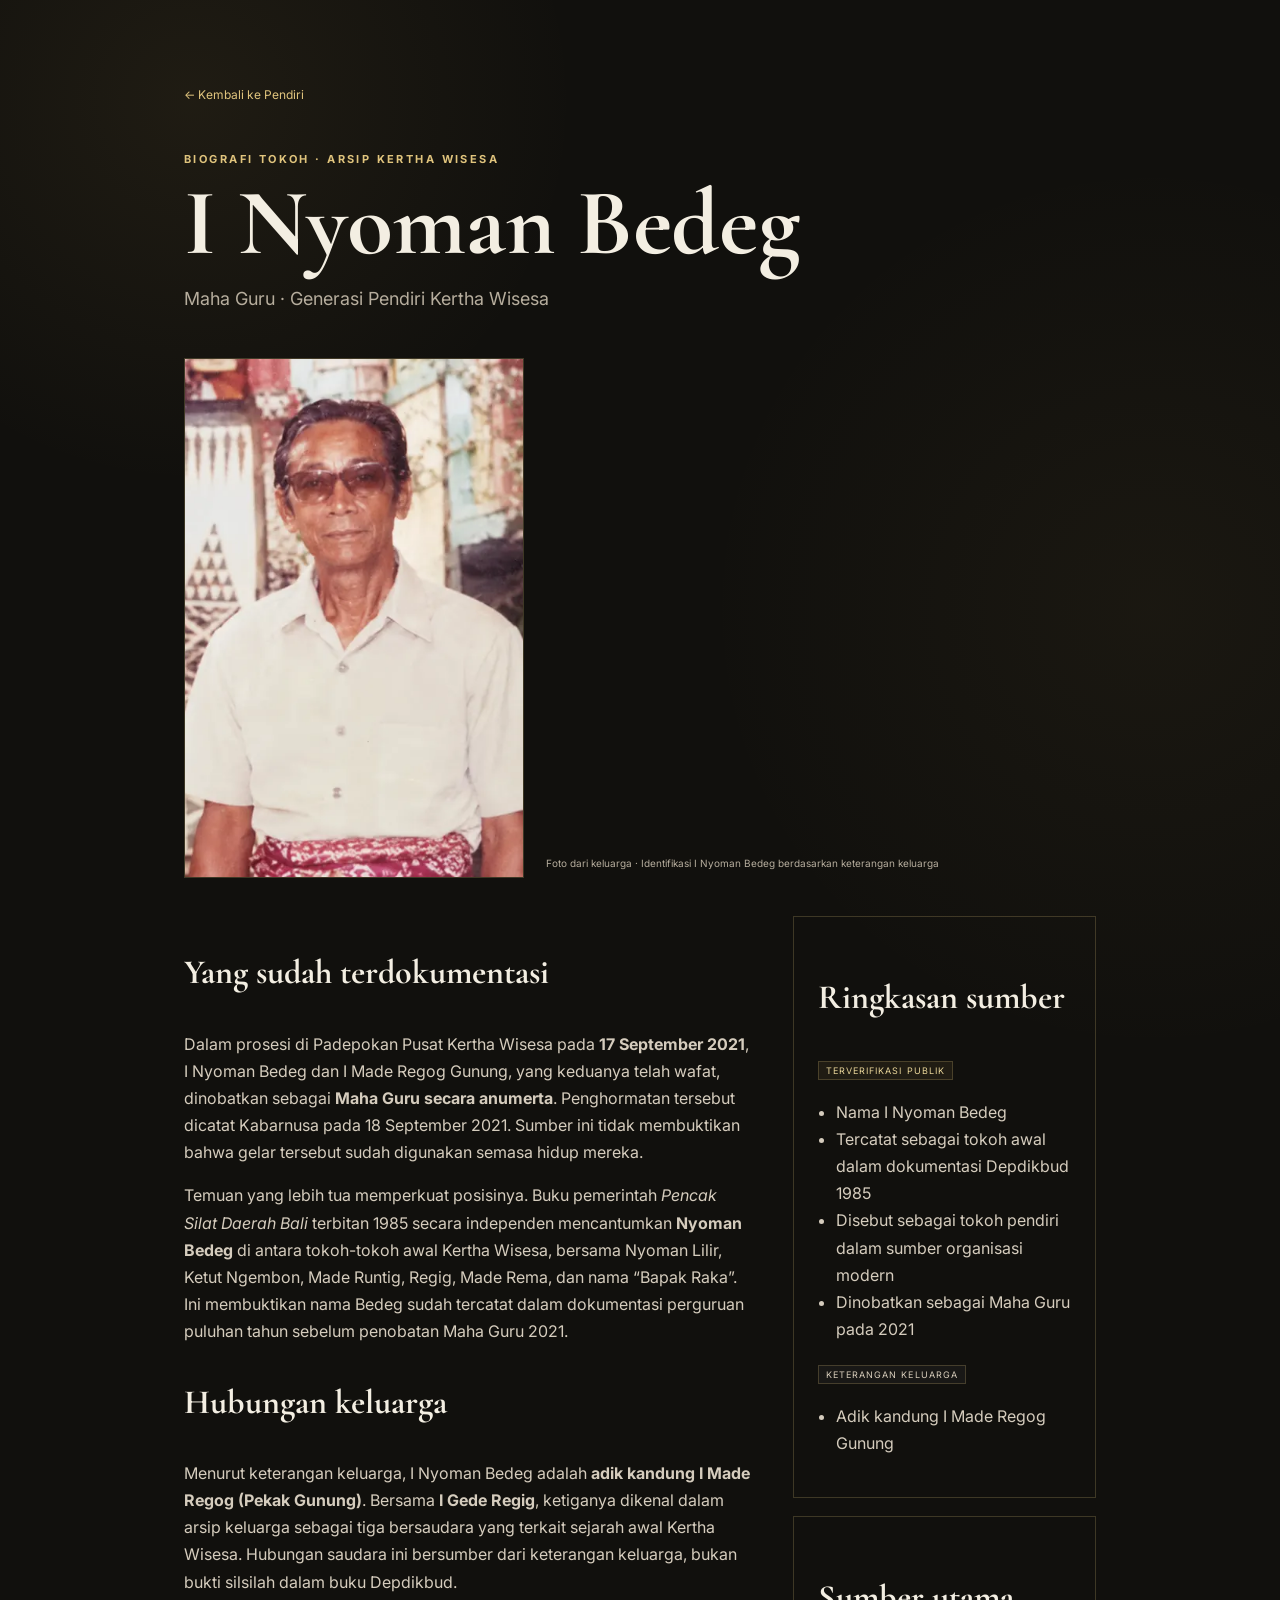
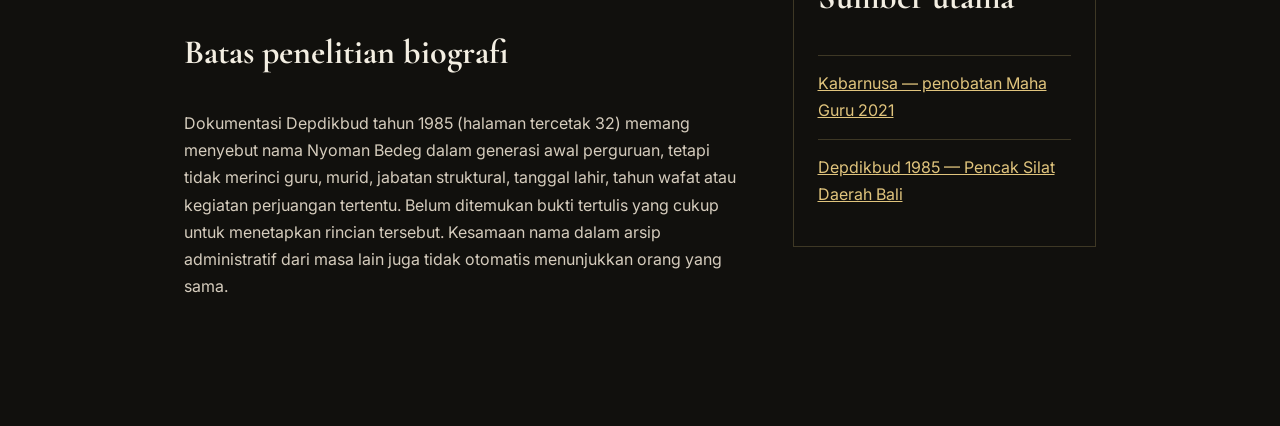
<file: tokoh/nyoman-bedeg.html>
<!doctype html>
<html lang="id"><head>
<meta charset="utf-8"><meta name="viewport" content="width=device-width, initial-scale=1">
<meta name="theme-color" content="#11100d">
<title>I Nyoman Bedeg — Kertha Wisesa</title>
<link rel="preconnect" href="https://fonts.googleapis.com"><link rel="preconnect" href="https://fonts.gstatic.com" crossorigin>
<link href="https://fonts.googleapis.com/css2?family=Cormorant+Garamond:wght@500;600;700&family=Inter:wght@400;500;600;700&display=swap" rel="stylesheet">
<link rel="stylesheet" href="../styles.css?v=24">
</head><body>
<main class="bio-page">
<a class="bio-back" href="../index.html#pendiri">← Kembali ke Pendiri</a>
<p class="kicker">Biografi Tokoh · Arsip Kertha Wisesa</p>
<h1 class="bio-title">I Nyoman Bedeg</h1>
<p class="bio-subtitle">Maha Guru · Generasi Pendiri Kertha Wisesa</p>
<figure class="bio-hero-photo">
  <img src="../assets/nyoman-bedeg.webp" width="720" height="662" alt="Potret I Nyoman Bedeg, berdasarkan identifikasi keluarga">
  <figcaption>Foto dari keluarga · Identifikasi I Nyoman Bedeg berdasarkan keterangan keluarga</figcaption>
</figure>
<div class="bio-grid">
<section class="bio-main">
<h2>Yang sudah terdokumentasi</h2>
<p>Dalam prosesi di Padepokan Pusat Kertha Wisesa pada <strong>17 September 2021</strong>, I Nyoman Bedeg dan I Made Regog Gunung, yang keduanya telah wafat, dinobatkan sebagai <strong>Maha Guru secara anumerta</strong>. Penghormatan tersebut dicatat Kabarnusa pada 18 September 2021. Sumber ini tidak membuktikan bahwa gelar tersebut sudah digunakan semasa hidup mereka.</p>
<p>Temuan yang lebih tua memperkuat posisinya. Buku pemerintah <em>Pencak Silat Daerah Bali</em> terbitan 1985 secara independen mencantumkan <strong>Nyoman Bedeg</strong> di antara tokoh-tokoh awal Kertha Wisesa, bersama Nyoman Lilir, Ketut Ngembon, Made Runtig, Regig, Made Rema, dan nama “Bapak Raka”. Ini membuktikan nama Bedeg sudah tercatat dalam dokumentasi perguruan puluhan tahun sebelum penobatan Maha Guru 2021.</p>
<h2>Hubungan keluarga</h2>
<p>Menurut keterangan keluarga, I Nyoman Bedeg adalah <strong>adik kandung I Made Regog (Pekak Gunung)</strong>. Bersama <strong>I Gede Regig</strong>, ketiganya dikenal dalam arsip keluarga sebagai tiga bersaudara yang terkait sejarah awal Kertha Wisesa. Hubungan saudara ini bersumber dari keterangan keluarga, bukan bukti silsilah dalam buku Depdikbud.</p>
<h2>Batas penelitian biografi</h2>
<p>Dokumentasi Depdikbud tahun 1985 (halaman tercetak 32) memang menyebut nama Nyoman Bedeg dalam generasi awal perguruan, tetapi tidak merinci guru, murid, jabatan struktural, tanggal lahir, tahun wafat atau kegiatan perjuangan tertentu. Belum ditemukan bukti tertulis yang cukup untuk menetapkan rincian tersebut. Kesamaan nama dalam arsip administratif dari masa lain juga tidak otomatis menunjukkan orang yang sama.</p>
</section>
<aside class="bio-side">
<div class="bio-panel"><h2>Ringkasan sumber</h2>
<p><span class="source-badge verified">Terverifikasi publik</span></p>
<ul><li>Nama I Nyoman Bedeg</li><li>Tercatat sebagai tokoh awal dalam dokumentasi Depdikbud 1985</li><li>Disebut sebagai tokoh pendiri dalam sumber organisasi modern</li><li>Dinobatkan sebagai Maha Guru pada 2021</li></ul>
<p><span class="source-badge family">Keterangan keluarga</span></p>
<ul><li>Adik kandung I Made Regog Gunung</li></ul></div>
<div class="bio-panel"><h2>Sumber utama</h2>
<div class="bio-source"><a target="_blank" rel="noopener" href="https://kabarnusa.com/perguruan-silat-kertha-wisesa-nobatkan/">Kabarnusa — penobatan Maha Guru 2021</a></div>
<div class="bio-source"><a target="_blank" rel="noopener" href="https://repositori.kemendikdasmen.go.id/7497/1/PENCAK%20SILAT%20DAERAH%20BALI.pdf">Depdikbud 1985 — Pencak Silat Daerah Bali</a></div>
</div>
</aside></div>
</main></body></html>
</file>
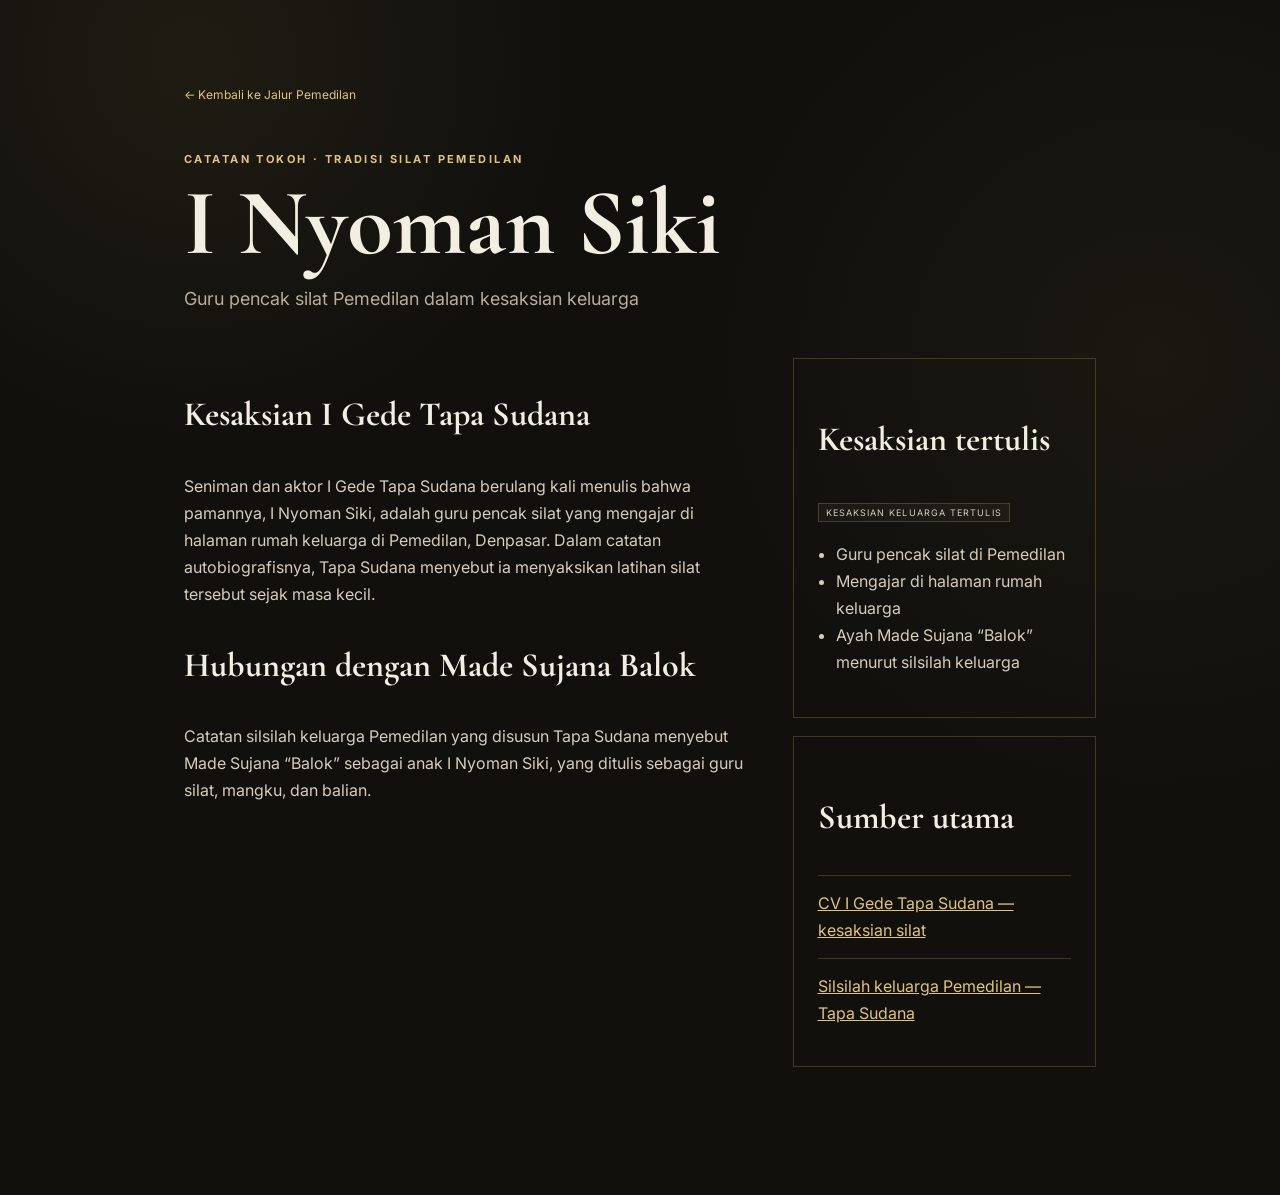
<file: tokoh/nyoman-siki.html>
<!doctype html>
<html lang="id"><head>
<meta charset="utf-8"><meta name="viewport" content="width=device-width, initial-scale=1">
<meta name="theme-color" content="#11100d">
<title>I Nyoman Siki — Catatan Silat Pemedilan</title>
<link rel="preconnect" href="https://fonts.googleapis.com"><link rel="preconnect" href="https://fonts.gstatic.com" crossorigin>
<link href="https://fonts.googleapis.com/css2?family=Cormorant+Garamond:wght@500;600;700&family=Inter:wght@400;500;600;700&display=swap" rel="stylesheet">
<link rel="stylesheet" href="../styles.css?v=24">
</head><body>
<main class="bio-page">
<a class="bio-back" href="../index.html#pemedilan">← Kembali ke Jalur Pemedilan</a>
<p class="kicker">Catatan Tokoh · Tradisi Silat Pemedilan</p>
<h1 class="bio-title">I Nyoman Siki</h1>
<p class="bio-subtitle">Guru pencak silat Pemedilan dalam kesaksian keluarga</p>
<div class="bio-grid">
<section class="bio-main">
<h2>Kesaksian I Gede Tapa Sudana</h2>
<p>Seniman dan aktor I Gede Tapa Sudana berulang kali menulis bahwa pamannya, I Nyoman Siki, adalah guru pencak silat yang mengajar di halaman rumah keluarga di Pemedilan, Denpasar. Dalam catatan autobiografisnya, Tapa Sudana menyebut ia menyaksikan latihan silat tersebut sejak masa kecil.</p>
<h2>Hubungan dengan Made Sujana Balok</h2>
<p>Catatan silsilah keluarga Pemedilan yang disusun Tapa Sudana menyebut Made Sujana “Balok” sebagai anak I Nyoman Siki, yang ditulis sebagai guru silat, mangku, dan balian.</p>
</section>
<aside class="bio-side">
<div class="bio-panel"><h2>Kesaksian tertulis</h2>
<p><span class="source-badge family">Kesaksian keluarga tertulis</span></p>
<ul><li>Guru pencak silat di Pemedilan</li><li>Mengajar di halaman rumah keluarga</li><li>Ayah Made Sujana “Balok” menurut silsilah keluarga</li></ul>
</div>
<div class="bio-panel"><h2>Sumber utama</h2>
<div class="bio-source"><a target="_blank" rel="noopener" href="https://tapasudana.blogspot.com/2009/05/cv-tapa-sudana-en-francais.html">CV I Gede Tapa Sudana — kesaksian silat</a></div>
<div class="bio-source"><a target="_blank" rel="noopener" href="https://igedetapasudana.blogspot.com/2006/09/silsilah-keluarga-gema-di-pemedilan.html">Silsilah keluarga Pemedilan — Tapa Sudana</a></div>
</div>
</aside></div>
</main></body></html>
</file>
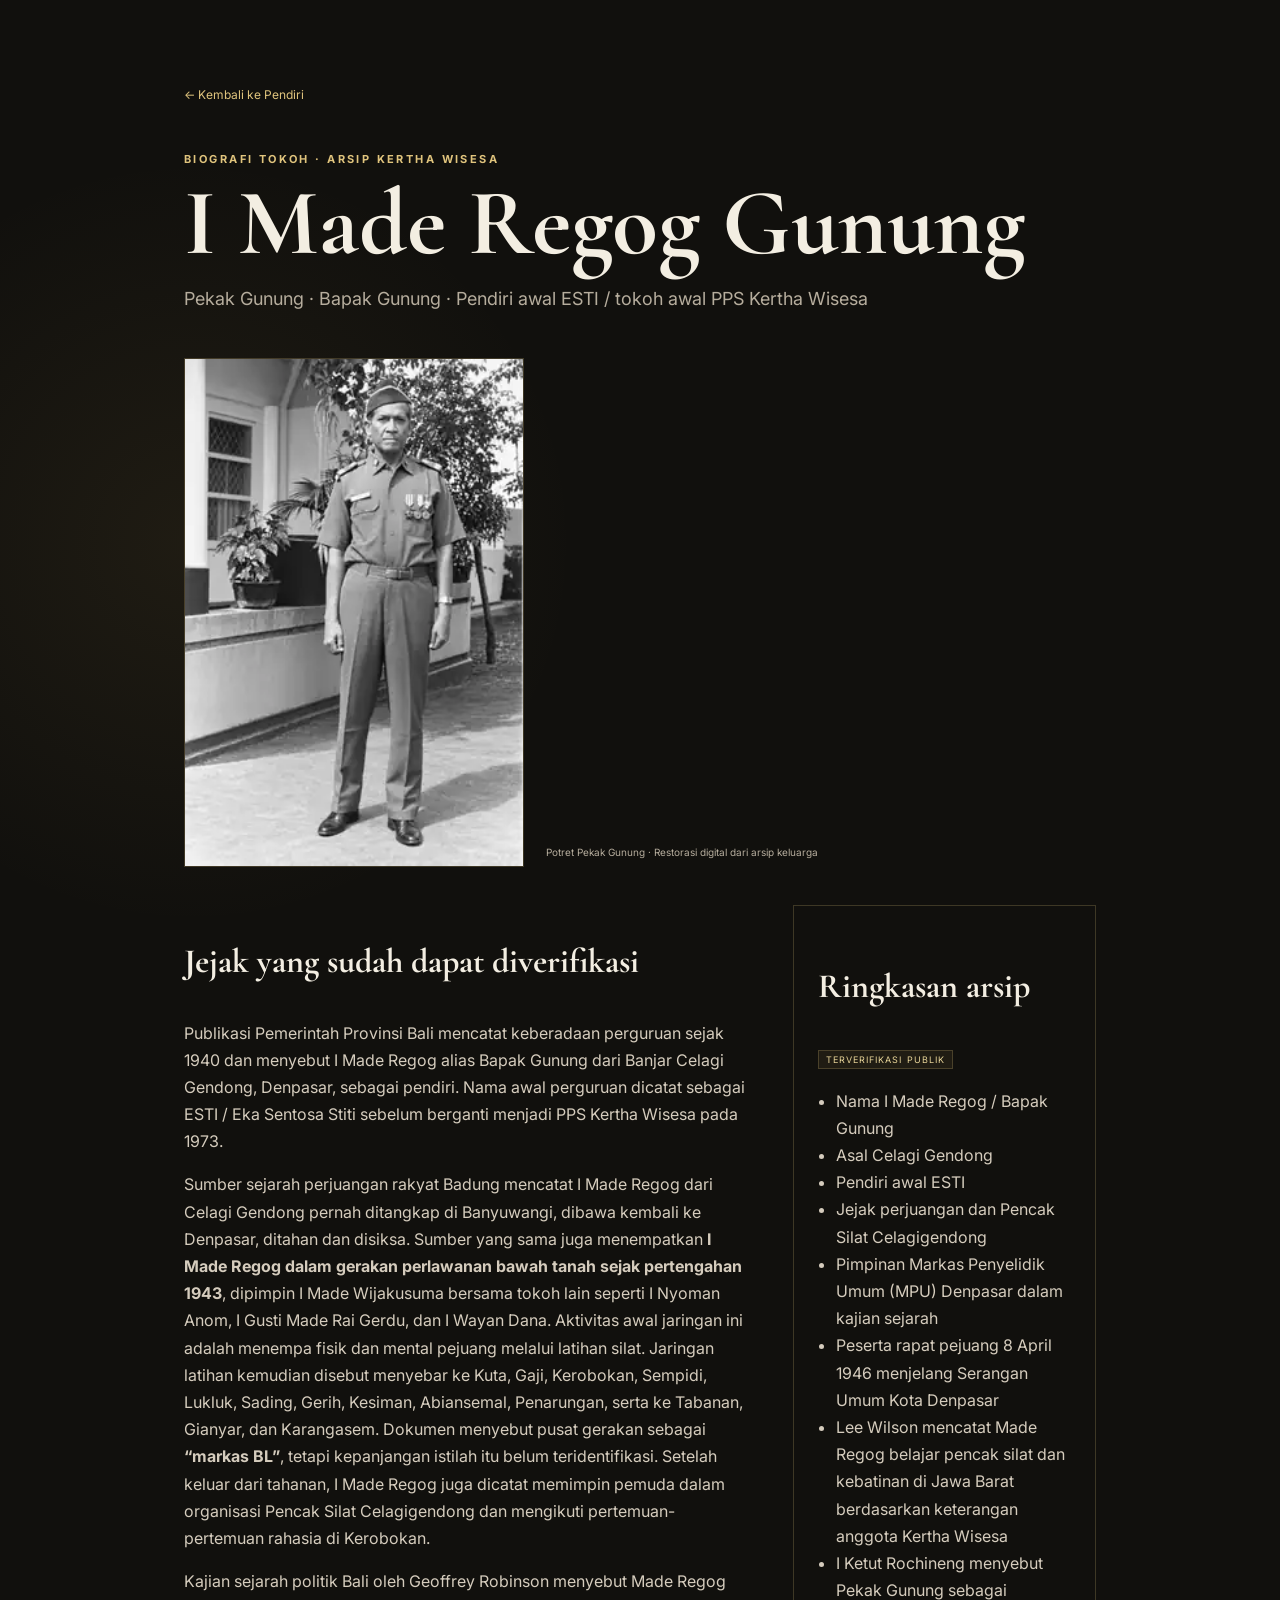
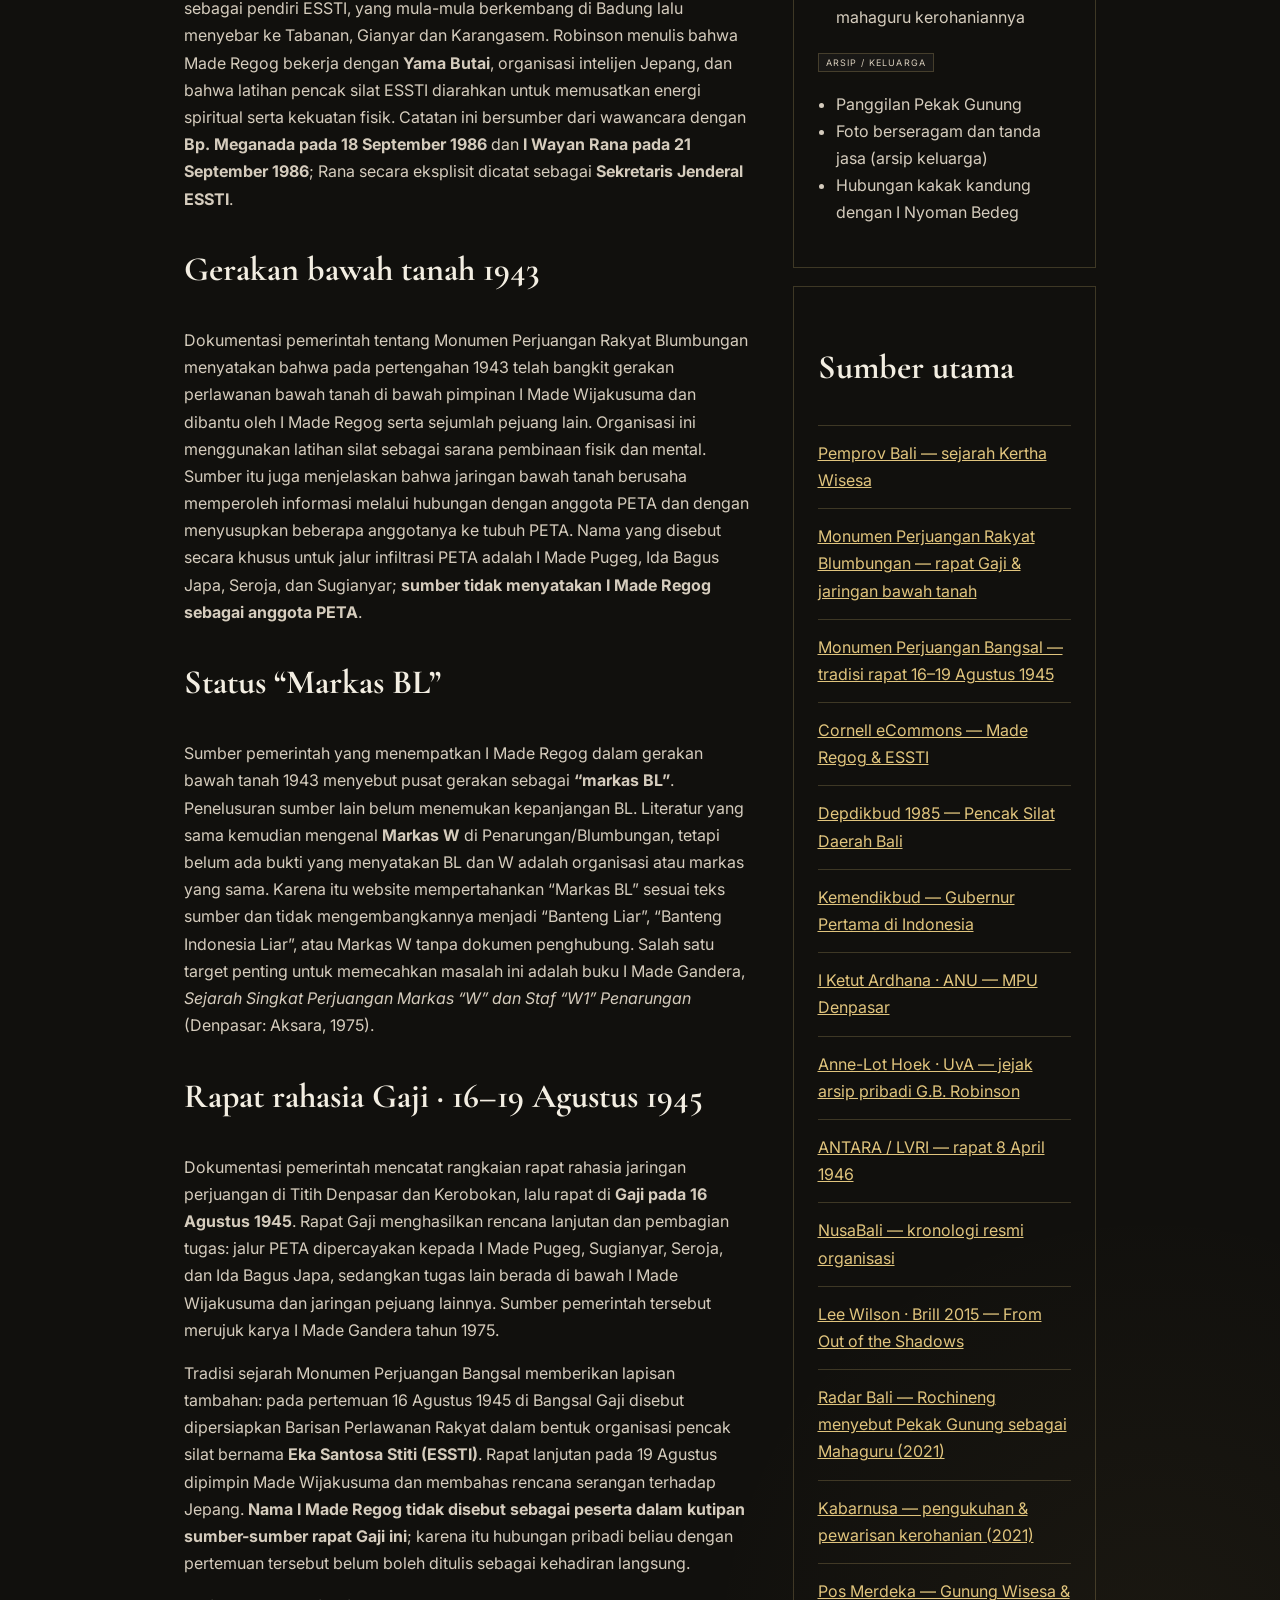
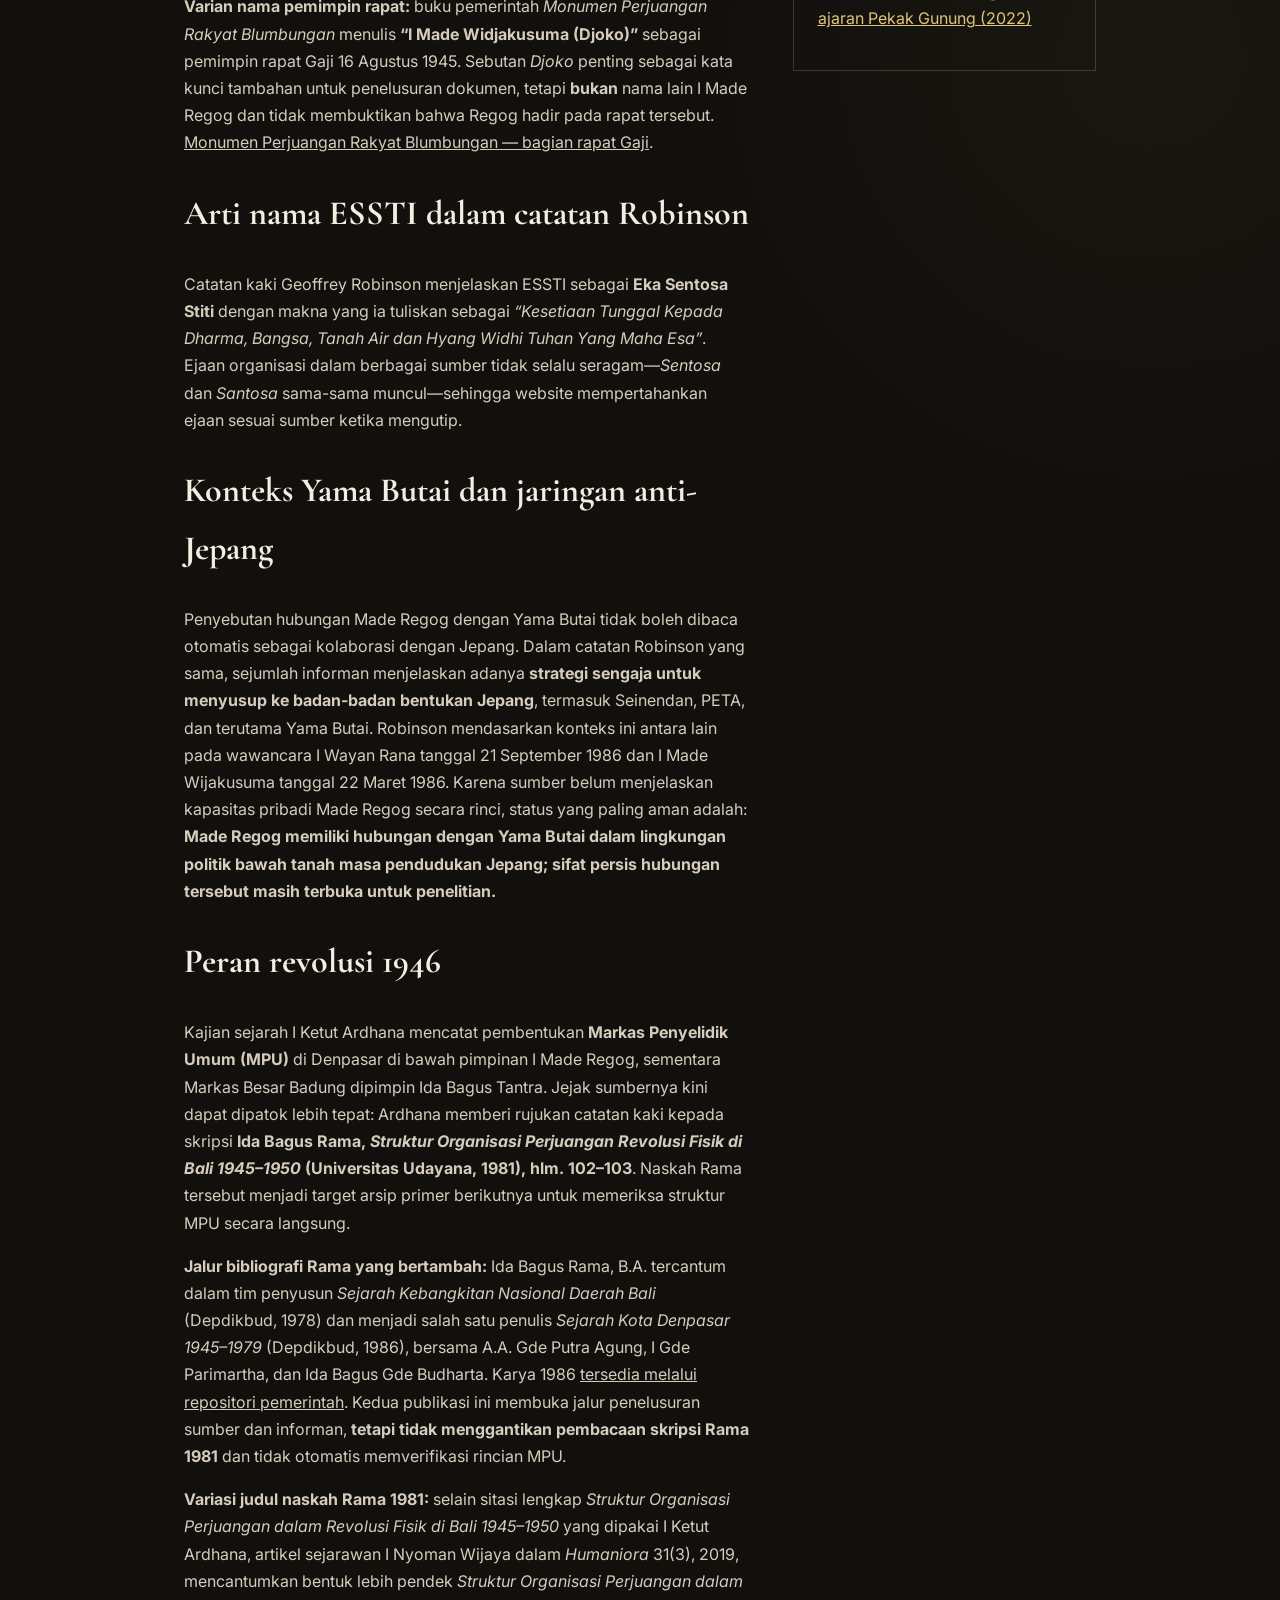
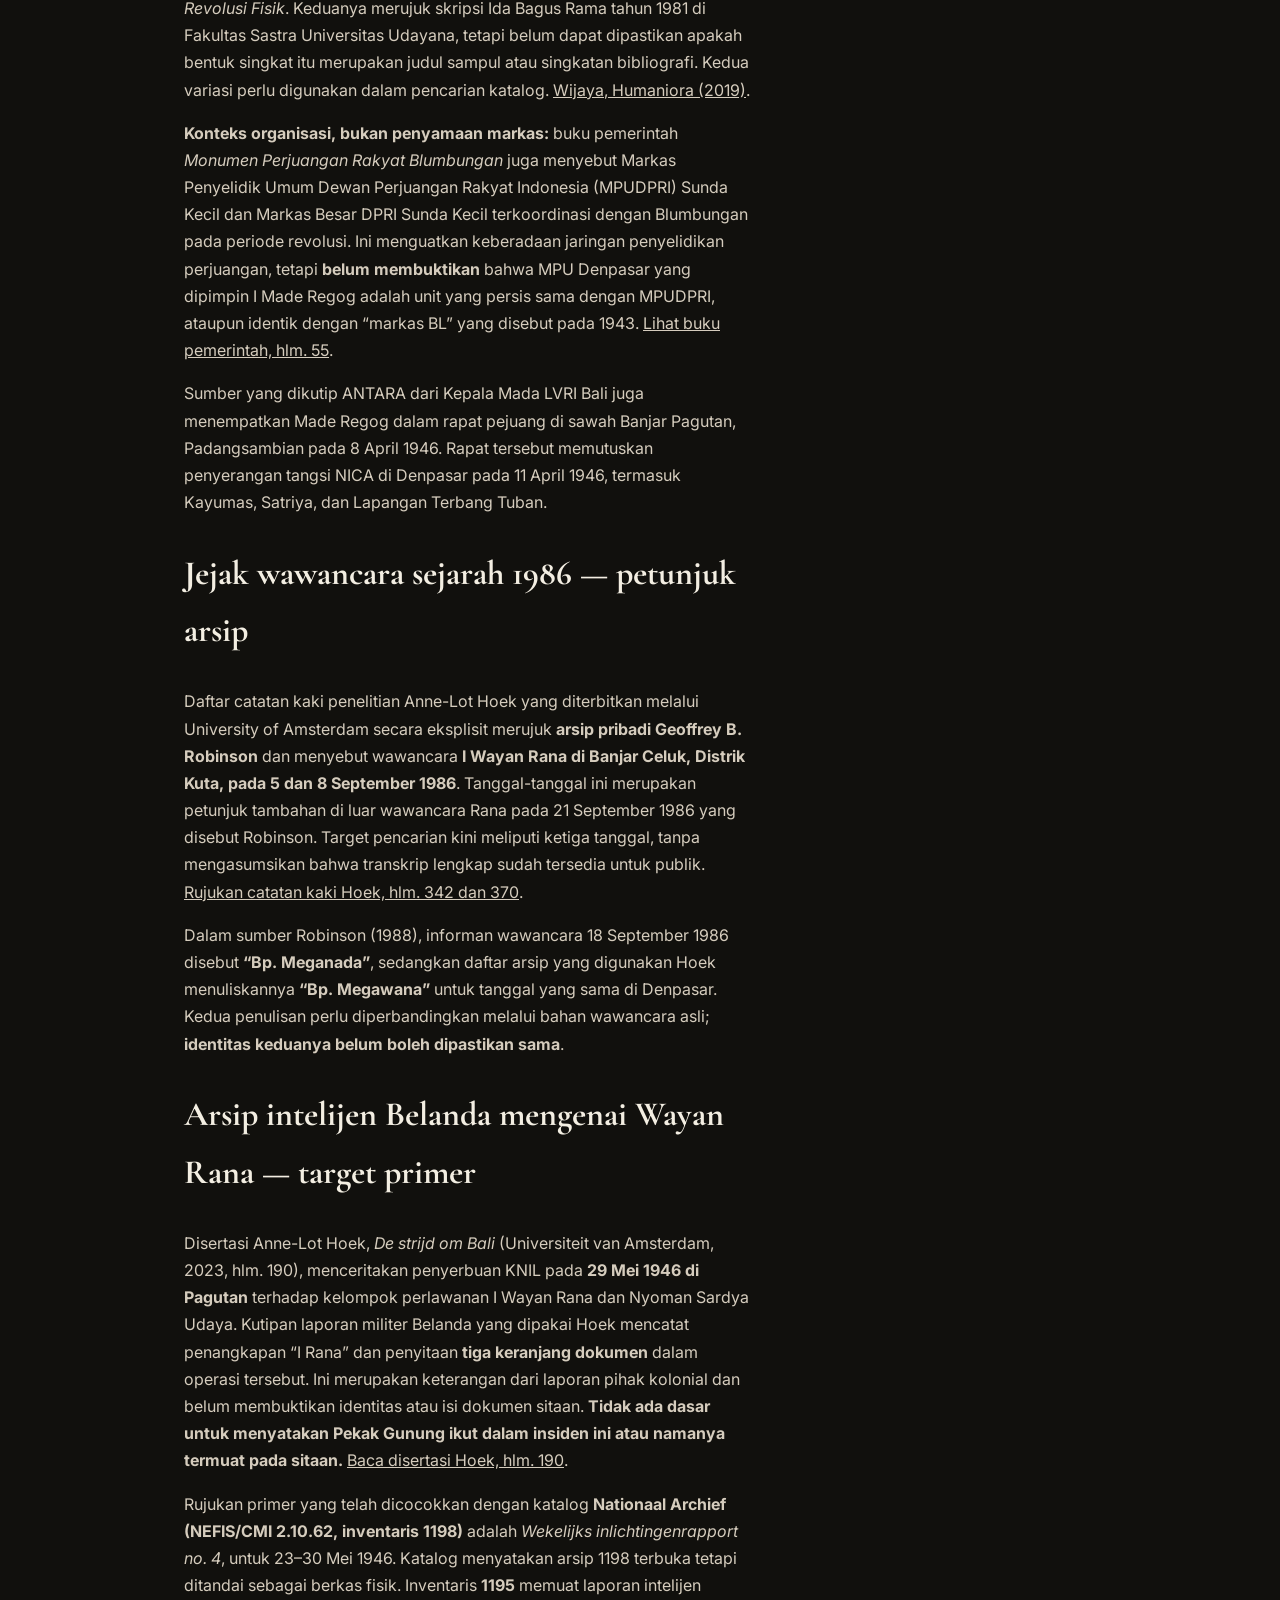
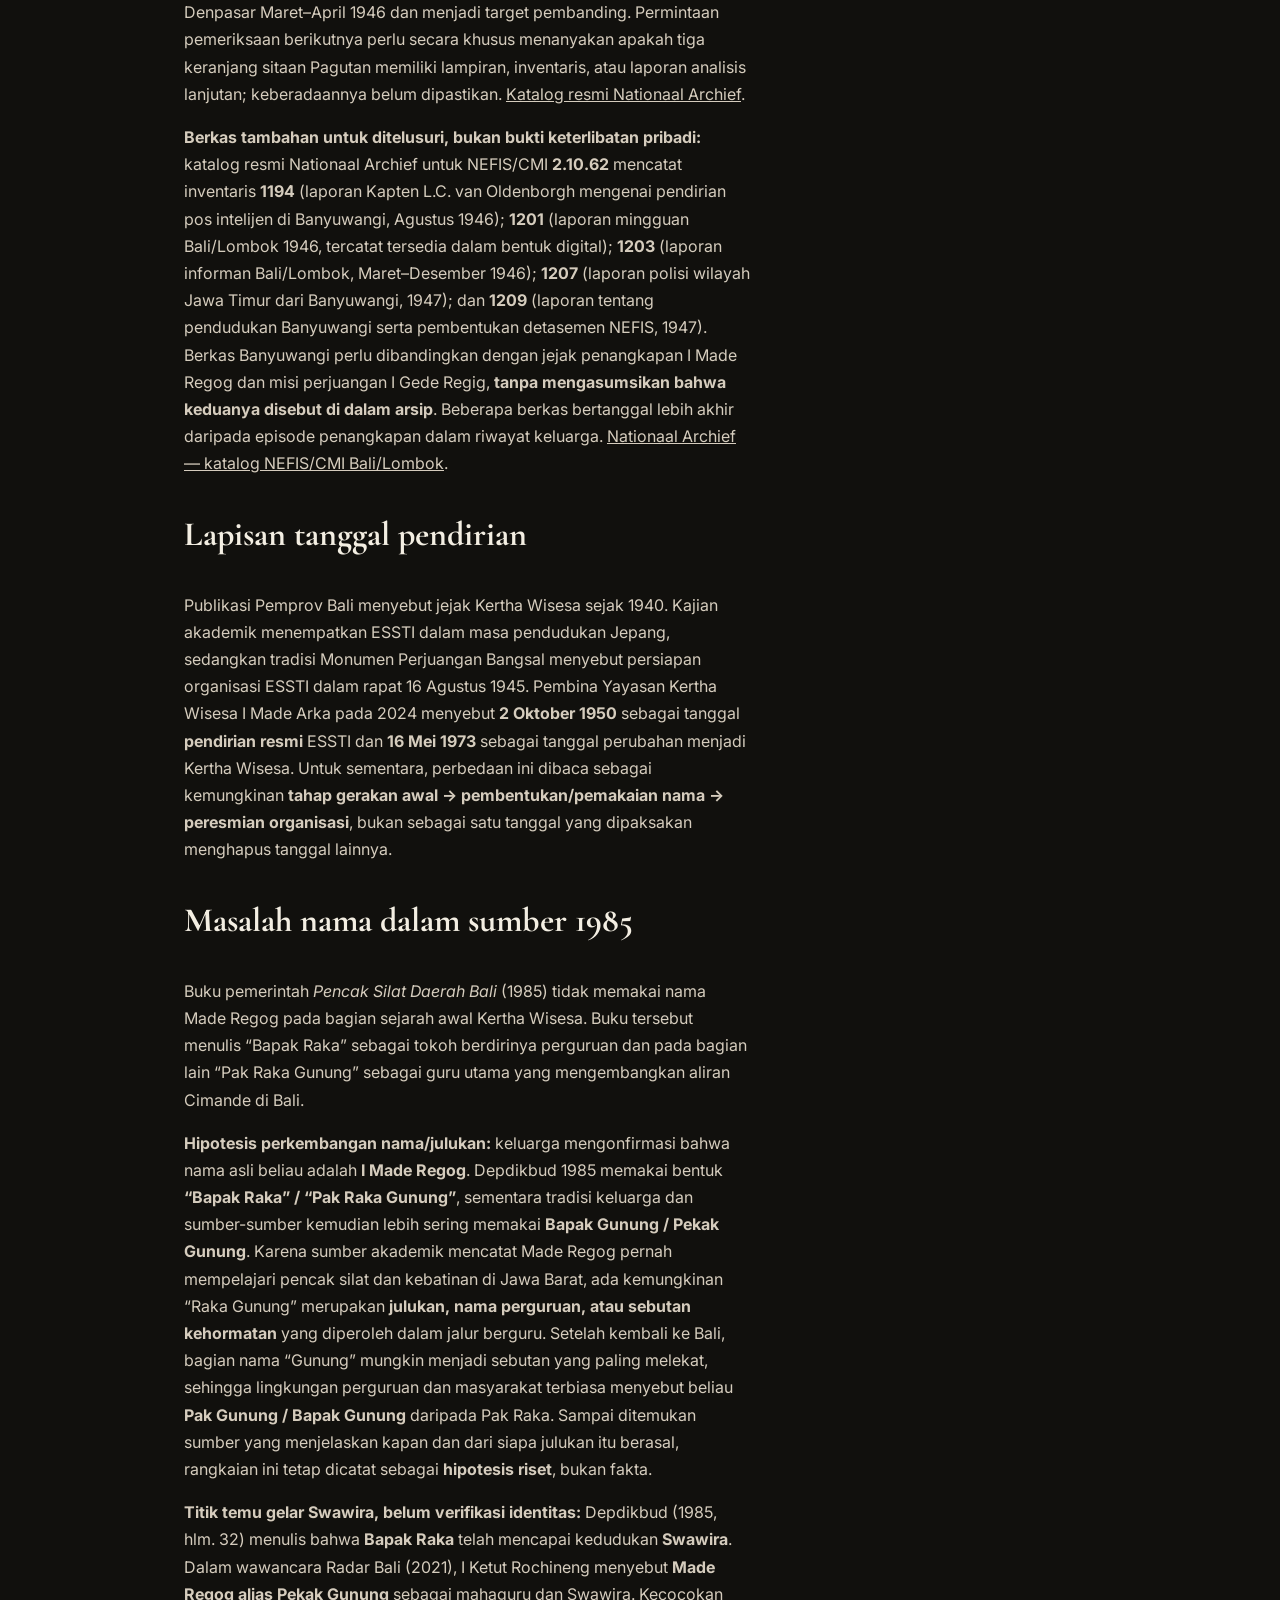
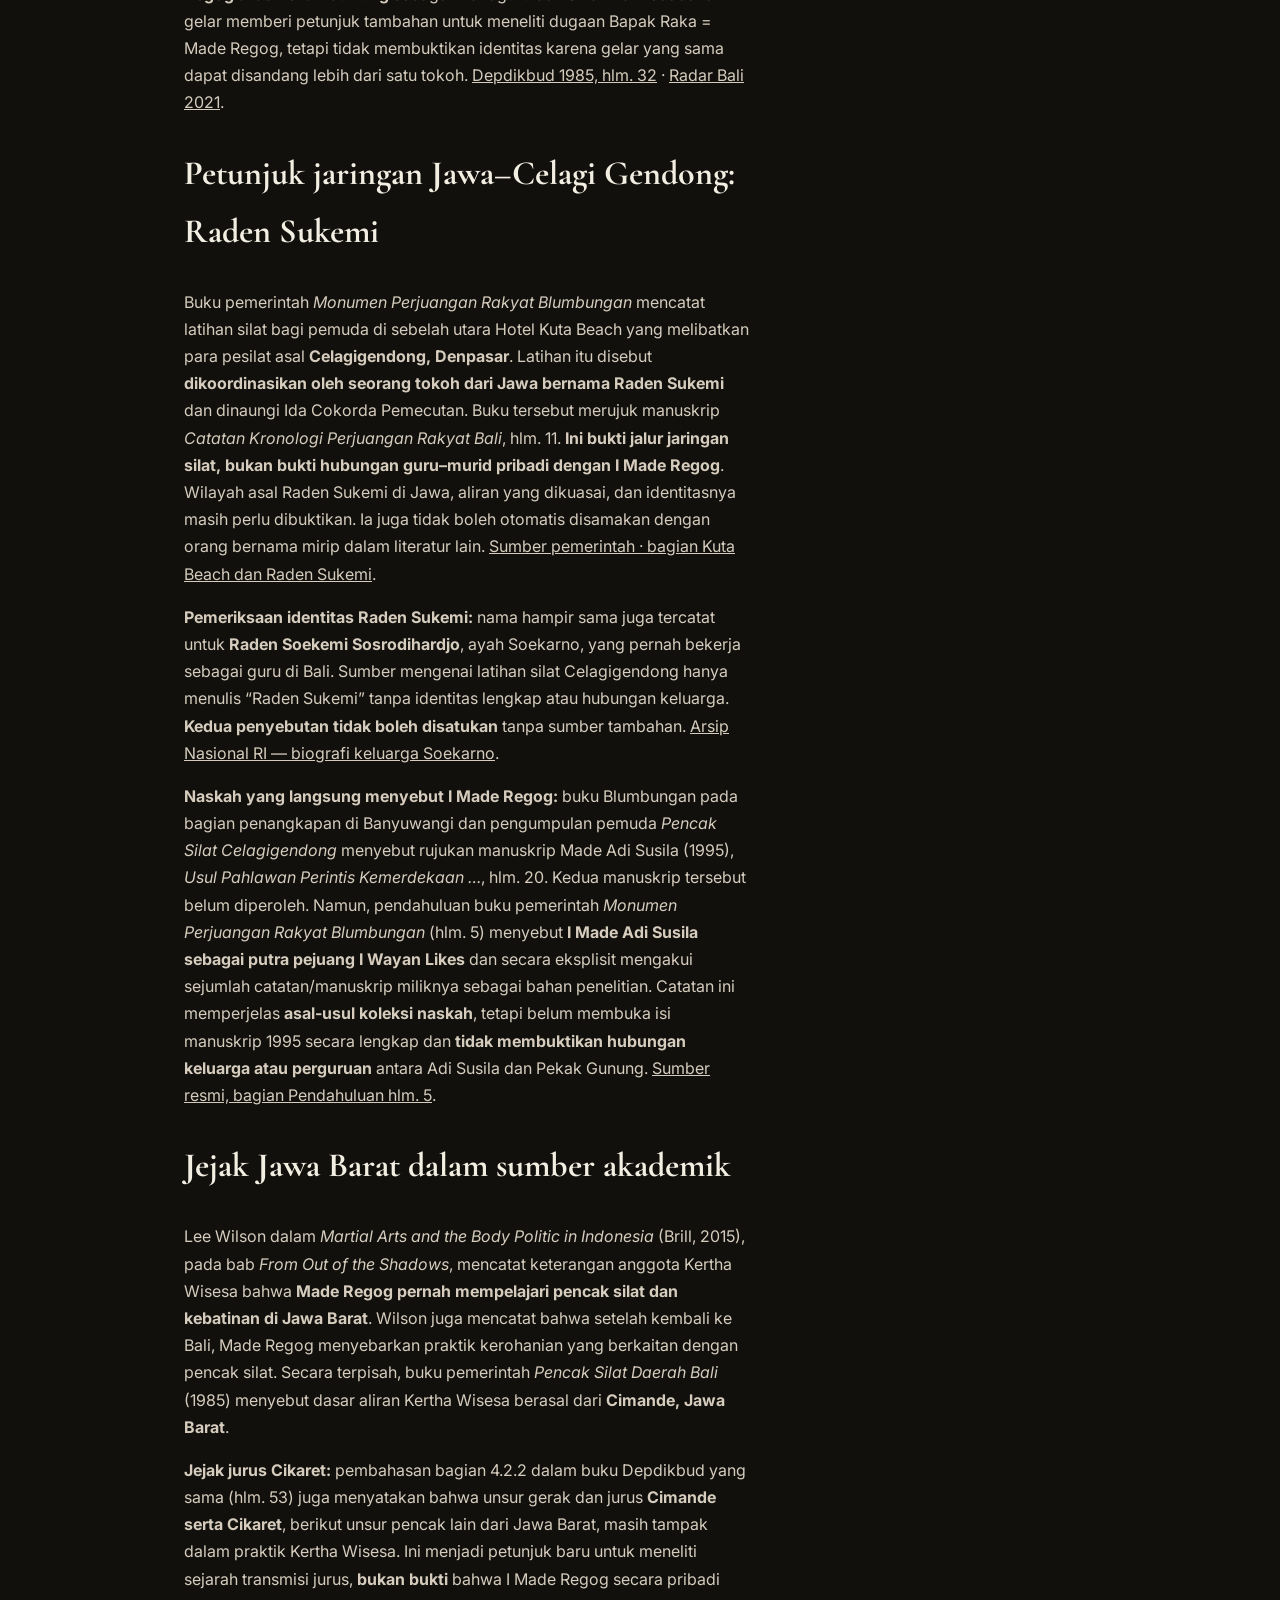
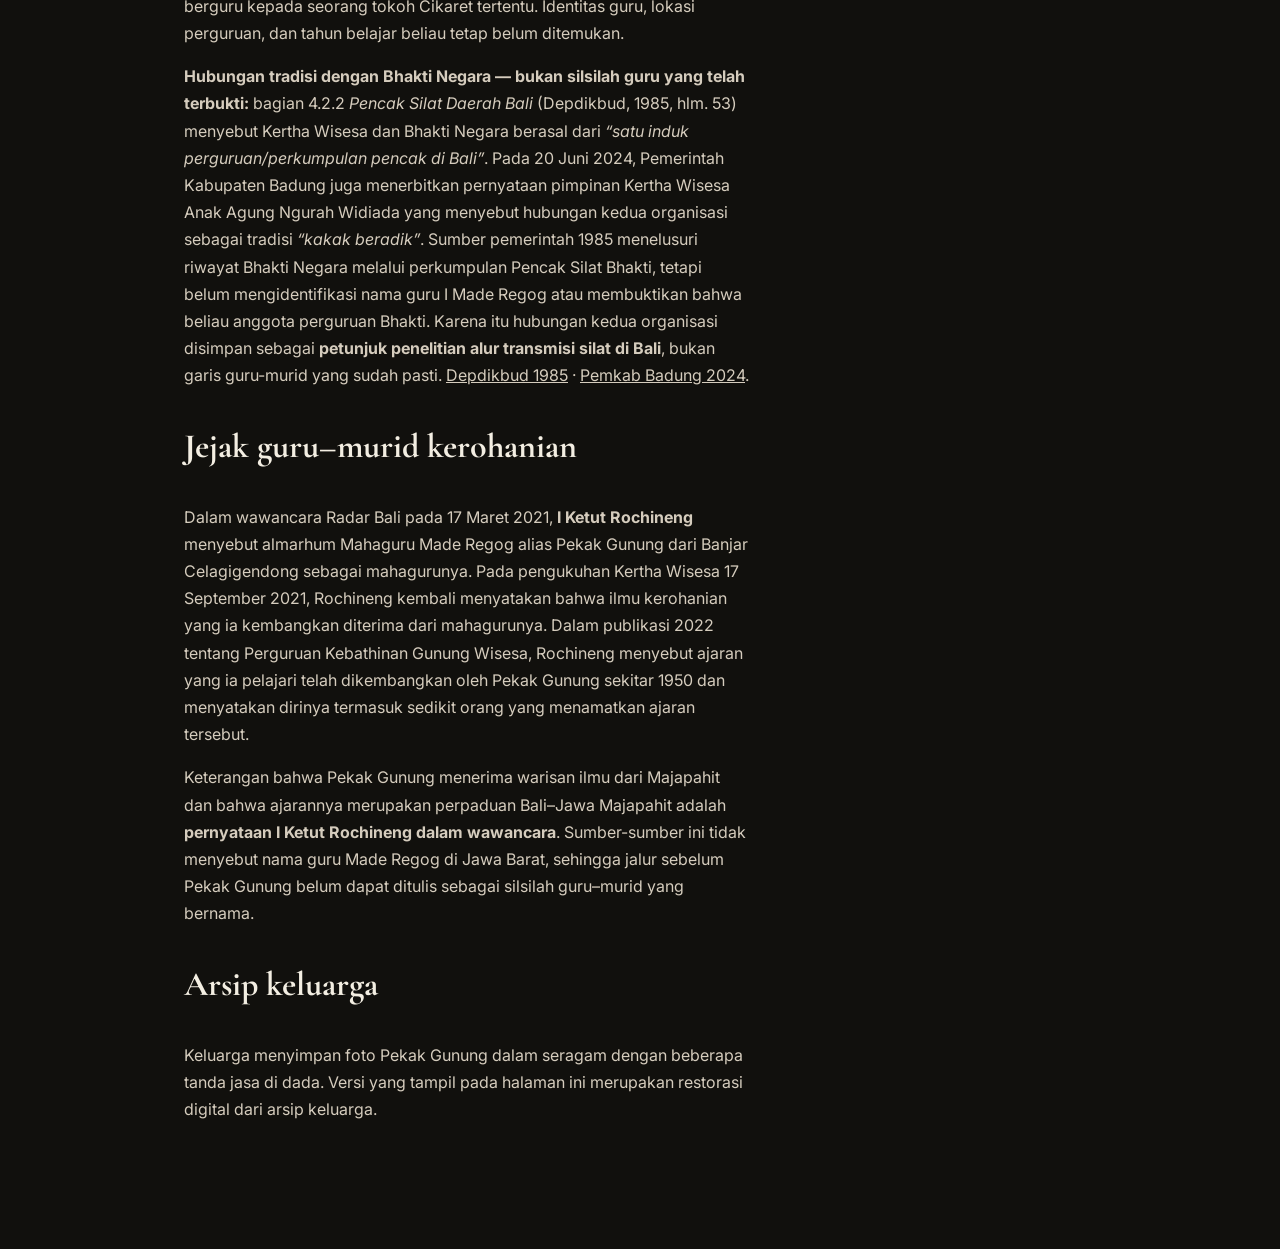
<file: tokoh/pekak-gunung.html>
<!doctype html>
<html lang="id"><head>
<meta charset="utf-8"><meta name="viewport" content="width=device-width, initial-scale=1">
<meta name="theme-color" content="#11100d">
<title>I Made Regog Gunung · Pekak Gunung — Kertha Wisesa</title>
<link rel="preconnect" href="https://fonts.googleapis.com"><link rel="preconnect" href="https://fonts.gstatic.com" crossorigin>
<link href="https://fonts.googleapis.com/css2?family=Cormorant+Garamond:wght@500;600;700&family=Inter:wght@400;500;600;700&display=swap" rel="stylesheet">
<link rel="stylesheet" href="../styles.css?v=24">
</head><body>
<main class="bio-page">
<a class="bio-back" href="../index.html#pendiri">← Kembali ke Pendiri</a>
<p class="kicker">Biografi Tokoh · Arsip Kertha Wisesa</p>
<h1 class="bio-title">I Made Regog Gunung</h1>
<p class="bio-subtitle">Pekak Gunung · Bapak Gunung · Pendiri awal ESTI / tokoh awal PPS Kertha Wisesa</p>
<figure class="bio-hero-photo"><img src="[data-uri]" alt="I Made Regog Gunung atau Pekak Gunung"><figcaption>Potret Pekak Gunung · Restorasi digital dari arsip keluarga</figcaption></figure><div class="bio-grid">
<section class="bio-main">
<h2>Jejak yang sudah dapat diverifikasi</h2>
<p>Publikasi Pemerintah Provinsi Bali mencatat keberadaan perguruan sejak 1940 dan menyebut I Made Regog alias Bapak Gunung dari Banjar Celagi Gendong, Denpasar, sebagai pendiri. Nama awal perguruan dicatat sebagai ESTI / Eka Sentosa Stiti sebelum berganti menjadi PPS Kertha Wisesa pada 1973.</p>
<p>Sumber sejarah perjuangan rakyat Badung mencatat I Made Regog dari Celagi Gendong pernah ditangkap di Banyuwangi, dibawa kembali ke Denpasar, ditahan dan disiksa. Sumber yang sama juga menempatkan <strong>I Made Regog dalam gerakan perlawanan bawah tanah sejak pertengahan 1943</strong>, dipimpin I Made Wijakusuma bersama tokoh lain seperti I Nyoman Anom, I Gusti Made Rai Gerdu, dan I Wayan Dana. Aktivitas awal jaringan ini adalah menempa fisik dan mental pejuang melalui latihan silat. Jaringan latihan kemudian disebut menyebar ke Kuta, Gaji, Kerobokan, Sempidi, Lukluk, Sading, Gerih, Kesiman, Abiansemal, Penarungan, serta ke Tabanan, Gianyar, dan Karangasem. Dokumen menyebut pusat gerakan sebagai <strong>“markas BL”</strong>, tetapi kepanjangan istilah itu belum teridentifikasi. Setelah keluar dari tahanan, I Made Regog juga dicatat memimpin pemuda dalam organisasi Pencak Silat Celagigendong dan mengikuti pertemuan-pertemuan rahasia di Kerobokan.</p>
<p>Kajian sejarah politik Bali oleh Geoffrey Robinson menyebut Made Regog sebagai pendiri ESSTI, yang mula-mula berkembang di Badung lalu menyebar ke Tabanan, Gianyar dan Karangasem. Robinson menulis bahwa Made Regog bekerja dengan <strong>Yama Butai</strong>, organisasi intelijen Jepang, dan bahwa latihan pencak silat ESSTI diarahkan untuk memusatkan energi spiritual serta kekuatan fisik. Catatan ini bersumber dari wawancara dengan <strong>Bp. Meganada pada 18 September 1986</strong> dan <strong>I Wayan Rana pada 21 September 1986</strong>; Rana secara eksplisit dicatat sebagai <strong>Sekretaris Jenderal ESSTI</strong>.</p>
<h2>Gerakan bawah tanah 1943</h2>
<p>Dokumentasi pemerintah tentang Monumen Perjuangan Rakyat Blumbungan menyatakan bahwa pada pertengahan 1943 telah bangkit gerakan perlawanan bawah tanah di bawah pimpinan I Made Wijakusuma dan dibantu oleh I Made Regog serta sejumlah pejuang lain. Organisasi ini menggunakan latihan silat sebagai sarana pembinaan fisik dan mental. Sumber itu juga menjelaskan bahwa jaringan bawah tanah berusaha memperoleh informasi melalui hubungan dengan anggota PETA dan dengan menyusupkan beberapa anggotanya ke tubuh PETA. Nama yang disebut secara khusus untuk jalur infiltrasi PETA adalah I Made Pugeg, Ida Bagus Japa, Seroja, dan Sugianyar; <strong>sumber tidak menyatakan I Made Regog sebagai anggota PETA</strong>.</p>
<h2>Status “Markas BL”</h2>
<p>Sumber pemerintah yang menempatkan I Made Regog dalam gerakan bawah tanah 1943 menyebut pusat gerakan sebagai <strong>“markas BL”</strong>. Penelusuran sumber lain belum menemukan kepanjangan BL. Literatur yang sama kemudian mengenal <strong>Markas W</strong> di Penarungan/Blumbungan, tetapi belum ada bukti yang menyatakan BL dan W adalah organisasi atau markas yang sama. Karena itu website mempertahankan “Markas BL” sesuai teks sumber dan tidak mengembangkannya menjadi “Banteng Liar”, “Banteng Indonesia Liar”, atau Markas W tanpa dokumen penghubung. Salah satu target penting untuk memecahkan masalah ini adalah buku I Made Gandera, <em>Sejarah Singkat Perjuangan Markas “W” dan Staf “W1” Penarungan</em> (Denpasar: Aksara, 1975).</p>
<h2>Rapat rahasia Gaji · 16–19 Agustus 1945</h2>
<p>Dokumentasi pemerintah mencatat rangkaian rapat rahasia jaringan perjuangan di Titih Denpasar dan Kerobokan, lalu rapat di <strong>Gaji pada 16 Agustus 1945</strong>. Rapat Gaji menghasilkan rencana lanjutan dan pembagian tugas: jalur PETA dipercayakan kepada I Made Pugeg, Sugianyar, Seroja, dan Ida Bagus Japa, sedangkan tugas lain berada di bawah I Made Wijakusuma dan jaringan pejuang lainnya. Sumber pemerintah tersebut merujuk karya I Made Gandera tahun 1975.</p>
<p>Tradisi sejarah Monumen Perjuangan Bangsal memberikan lapisan tambahan: pada pertemuan 16 Agustus 1945 di Bangsal Gaji disebut dipersiapkan Barisan Perlawanan Rakyat dalam bentuk organisasi pencak silat bernama <strong>Eka Santosa Stiti (ESSTI)</strong>. Rapat lanjutan pada 19 Agustus dipimpin Made Wijakusuma dan membahas rencana serangan terhadap Jepang. <strong>Nama I Made Regog tidak disebut sebagai peserta dalam kutipan sumber-sumber rapat Gaji ini</strong>; karena itu hubungan pribadi beliau dengan pertemuan tersebut belum boleh ditulis sebagai kehadiran langsung.</p>
<p><strong>Varian nama pemimpin rapat:</strong> buku pemerintah <em>Monumen Perjuangan Rakyat Blumbungan</em> menulis <strong>“I Made Widjakusuma (Djoko)”</strong> sebagai pemimpin rapat Gaji 16 Agustus 1945. Sebutan <em>Djoko</em> penting sebagai kata kunci tambahan untuk penelusuran dokumen, tetapi <strong>bukan</strong> nama lain I Made Regog dan tidak membuktikan bahwa Regog hadir pada rapat tersebut. <a href="https://repositori.kemendikdasmen.go.id/27414/3/Monumen%20Perjuangan%20Rakyat%20Blumbungan.pdf" target="_blank" rel="noopener">Monumen Perjuangan Rakyat Blumbungan — bagian rapat Gaji</a>.</p>
<h2>Arti nama ESSTI dalam catatan Robinson</h2>
<p>Catatan kaki Geoffrey Robinson menjelaskan ESSTI sebagai <strong>Eka Sentosa Stiti</strong> dengan makna yang ia tuliskan sebagai <em>“Kesetiaan Tunggal Kepada Dharma, Bangsa, Tanah Air dan Hyang Widhi Tuhan Yang Maha Esa”</em>. Ejaan organisasi dalam berbagai sumber tidak selalu seragam—<em>Sentosa</em> dan <em>Santosa</em> sama-sama muncul—sehingga website mempertahankan ejaan sesuai sumber ketika mengutip.</p>
<h2>Konteks Yama Butai dan jaringan anti-Jepang</h2>
<p>Penyebutan hubungan Made Regog dengan Yama Butai tidak boleh dibaca otomatis sebagai kolaborasi dengan Jepang. Dalam catatan Robinson yang sama, sejumlah informan menjelaskan adanya <strong>strategi sengaja untuk menyusup ke badan-badan bentukan Jepang</strong>, termasuk Seinendan, PETA, dan terutama Yama Butai. Robinson mendasarkan konteks ini antara lain pada wawancara I Wayan Rana tanggal 21 September 1986 dan I Made Wijakusuma tanggal 22 Maret 1986. Karena sumber belum menjelaskan kapasitas pribadi Made Regog secara rinci, status yang paling aman adalah: <strong>Made Regog memiliki hubungan dengan Yama Butai dalam lingkungan politik bawah tanah masa pendudukan Jepang; sifat persis hubungan tersebut masih terbuka untuk penelitian.</strong></p>
<h2>Peran revolusi 1946</h2>
<p>Kajian sejarah I Ketut Ardhana mencatat pembentukan <strong>Markas Penyelidik Umum (MPU)</strong> di Denpasar di bawah pimpinan I Made Regog, sementara Markas Besar Badung dipimpin Ida Bagus Tantra. Jejak sumbernya kini dapat dipatok lebih tepat: Ardhana memberi rujukan catatan kaki kepada skripsi <strong>Ida Bagus Rama, <em>Struktur Organisasi Perjuangan Revolusi Fisik di Bali 1945–1950</em> (Universitas Udayana, 1981), hlm. 102–103</strong>. Naskah Rama tersebut menjadi target arsip primer berikutnya untuk memeriksa struktur MPU secara langsung.</p>
<p><strong>Jalur bibliografi Rama yang bertambah:</strong> Ida Bagus Rama, B.A. tercantum dalam tim penyusun <em>Sejarah Kebangkitan Nasional Daerah Bali</em> (Depdikbud, 1978) dan menjadi salah satu penulis <em>Sejarah Kota Denpasar 1945–1979</em> (Depdikbud, 1986), bersama A.A. Gde Putra Agung, I Gde Parimartha, dan Ida Bagus Gde Budharta. Karya 1986 <a target="_blank" rel="noopener" href="https://repositori.kemendikdasmen.go.id/8207/">tersedia melalui repositori pemerintah</a>. Kedua publikasi ini membuka jalur penelusuran sumber dan informan, <strong>tetapi tidak menggantikan pembacaan skripsi Rama 1981</strong> dan tidak otomatis memverifikasi rincian MPU.</p>
<p><strong>Variasi judul naskah Rama 1981:</strong> selain sitasi lengkap <em>Struktur Organisasi Perjuangan dalam Revolusi Fisik di Bali 1945–1950</em> yang dipakai I Ketut Ardhana, artikel sejarawan I Nyoman Wijaya dalam <em>Humaniora</em> 31(3), 2019, mencantumkan bentuk lebih pendek <em>Struktur Organisasi Perjuangan dalam Revolusi Fisik</em>. Keduanya merujuk skripsi Ida Bagus Rama tahun 1981 di Fakultas Sastra Universitas Udayana, tetapi belum dapat dipastikan apakah bentuk singkat itu merupakan judul sampul atau singkatan bibliografi. Kedua variasi perlu digunakan dalam pencarian katalog. <a href="https://journal.ugm.ac.id/jurnal-humaniora/article/view/47412/0" target="_blank" rel="noopener">Wijaya, Humaniora (2019)</a>.</p>
<p><strong>Konteks organisasi, bukan penyamaan markas:</strong> buku pemerintah <em>Monumen Perjuangan Rakyat Blumbungan</em> juga menyebut Markas Penyelidik Umum Dewan Perjuangan Rakyat Indonesia (MPUDPRI) Sunda Kecil dan Markas Besar DPRI Sunda Kecil terkoordinasi dengan Blumbungan pada periode revolusi. Ini menguatkan keberadaan jaringan penyelidikan perjuangan, tetapi <strong>belum membuktikan</strong> bahwa MPU Denpasar yang dipimpin I Made Regog adalah unit yang persis sama dengan MPUDPRI, ataupun identik dengan “markas BL” yang disebut pada 1943. <a target="_blank" rel="noopener" href="https://repositori.kemendikdasmen.go.id/27414/3/Monumen%20Perjuangan%20Rakyat%20Blumbungan.pdf">Lihat buku pemerintah, hlm. 55</a>.</p>
<p>Sumber yang dikutip ANTARA dari Kepala Mada LVRI Bali juga menempatkan Made Regog dalam rapat pejuang di sawah Banjar Pagutan, Padangsambian pada 8 April 1946. Rapat tersebut memutuskan penyerangan tangsi NICA di Denpasar pada 11 April 1946, termasuk Kayumas, Satriya, dan Lapangan Terbang Tuban.</p>
<h2>Jejak wawancara sejarah 1986 — petunjuk arsip</h2>
<p>Daftar catatan kaki penelitian Anne-Lot Hoek yang diterbitkan melalui University of Amsterdam secara eksplisit merujuk <strong>arsip pribadi Geoffrey B. Robinson</strong> dan menyebut wawancara <strong>I Wayan Rana di Banjar Celuk, Distrik Kuta, pada 5 dan 8 September 1986</strong>. Tanggal-tanggal ini merupakan petunjuk tambahan di luar wawancara Rana pada 21 September 1986 yang disebut Robinson. Target pencarian kini meliputi ketiga tanggal, tanpa mengasumsikan bahwa transkrip lengkap sudah tersedia untuk publik. <a target="_blank" rel="noopener" href="https://pure.uva.nl/ws/files/109672818/Noten_Woordenlijst_Afkortingenlijst_Geraadpleegde_bronnen_Illustratieverantwoording.pdf">Rujukan catatan kaki Hoek, hlm. 342 dan 370</a>.</p>
<p>Dalam sumber Robinson (1988), informan wawancara 18 September 1986 disebut <strong>“Bp. Meganada”</strong>, sedangkan daftar arsip yang digunakan Hoek menuliskannya <strong>“Bp. Megawana”</strong> untuk tanggal yang sama di Denpasar. Kedua penulisan perlu diperbandingkan melalui bahan wawancara asli; <strong>identitas keduanya belum boleh dipastikan sama</strong>.</p>
<h2>Arsip intelijen Belanda mengenai Wayan Rana — target primer</h2>
<p>Disertasi Anne-Lot Hoek, <em>De strijd om Bali</em> (Universiteit van Amsterdam, 2023, hlm. 190), menceritakan penyerbuan KNIL pada <strong>29 Mei 1946 di Pagutan</strong> terhadap kelompok perlawanan I Wayan Rana dan Nyoman Sardya Udaya. Kutipan laporan militer Belanda yang dipakai Hoek mencatat penangkapan “I Rana” dan penyitaan <strong>tiga keranjang dokumen</strong> dalam operasi tersebut. Ini merupakan keterangan dari laporan pihak kolonial dan belum membuktikan identitas atau isi dokumen sitaan. <strong>Tidak ada dasar untuk menyatakan Pekak Gunung ikut dalam insiden ini atau namanya termuat pada sitaan.</strong> <a target="_blank" rel="noopener" href="https://pure.uva.nl/ws/files/109672814/Proefschrift_volledig_.pdf">Baca disertasi Hoek, hlm. 190</a>.</p>
<p>Rujukan primer yang telah dicocokkan dengan katalog <strong>Nationaal Archief (NEFIS/CMI 2.10.62, inventaris 1198)</strong> adalah <em>Wekelijks inlichtingenrapport no. 4</em>, untuk 23–30 Mei 1946. Katalog menyatakan arsip 1198 terbuka tetapi ditandai sebagai berkas fisik. Inventaris <strong>1195</strong> memuat laporan intelijen Denpasar Maret–April 1946 dan menjadi target pembanding. Permintaan pemeriksaan berikutnya perlu secara khusus menanyakan apakah tiga keranjang sitaan Pagutan memiliki lampiran, inventaris, atau laporan analisis lanjutan; keberadaannya belum dipastikan. <a target="_blank" rel="noopener" href="https://www.nationaalarchief.nl/onderzoeken/archief/2.10.62?page=29">Katalog resmi Nationaal Archief</a>.</p>
<p><strong>Berkas tambahan untuk ditelusuri, bukan bukti keterlibatan pribadi:</strong> katalog resmi Nationaal Archief untuk NEFIS/CMI <strong>2.10.62</strong> mencatat inventaris <strong>1194</strong> (laporan Kapten L.C. van Oldenborgh mengenai pendirian pos intelijen di Banyuwangi, Agustus 1946); <strong>1201</strong> (laporan mingguan Bali/Lombok 1946, tercatat tersedia dalam bentuk digital); <strong>1203</strong> (laporan informan Bali/Lombok, Maret–Desember 1946); <strong>1207</strong> (laporan polisi wilayah Jawa Timur dari Banyuwangi, 1947); dan <strong>1209</strong> (laporan tentang pendudukan Banyuwangi serta pembentukan detasemen NEFIS, 1947). Berkas Banyuwangi perlu dibandingkan dengan jejak penangkapan I Made Regog dan misi perjuangan I Gede Regig, <strong>tanpa mengasumsikan bahwa keduanya disebut di dalam arsip</strong>. Beberapa berkas bertanggal lebih akhir daripada episode penangkapan dalam riwayat keluarga. <a href="https://www.nationaalarchief.nl/onderzoeken/archief/2.10.62/invnr/2.1.4.1.2?page=41" target="_blank" rel="noopener">Nationaal Archief — katalog NEFIS/CMI Bali/Lombok</a>.</p>
<h2>Lapisan tanggal pendirian</h2>
<p>Publikasi Pemprov Bali menyebut jejak Kertha Wisesa sejak 1940. Kajian akademik menempatkan ESSTI dalam masa pendudukan Jepang, sedangkan tradisi Monumen Perjuangan Bangsal menyebut persiapan organisasi ESSTI dalam rapat 16 Agustus 1945. Pembina Yayasan Kertha Wisesa I Made Arka pada 2024 menyebut <strong>2 Oktober 1950</strong> sebagai tanggal <strong>pendirian resmi</strong> ESSTI dan <strong>16 Mei 1973</strong> sebagai tanggal perubahan menjadi Kertha Wisesa. Untuk sementara, perbedaan ini dibaca sebagai kemungkinan <strong>tahap gerakan awal → pembentukan/pemakaian nama → peresmian organisasi</strong>, bukan sebagai satu tanggal yang dipaksakan menghapus tanggal lainnya.</p>
<h2>Masalah nama dalam sumber 1985</h2>
<p>Buku pemerintah <em>Pencak Silat Daerah Bali</em> (1985) tidak memakai nama Made Regog pada bagian sejarah awal Kertha Wisesa. Buku tersebut menulis “Bapak Raka” sebagai tokoh berdirinya perguruan dan pada bagian lain “Pak Raka Gunung” sebagai guru utama yang mengembangkan aliran Cimande di Bali.</p>
<p><strong>Hipotesis perkembangan nama/julukan:</strong> keluarga mengonfirmasi bahwa nama asli beliau adalah <strong>I Made Regog</strong>. Depdikbud 1985 memakai bentuk <strong>“Bapak Raka” / “Pak Raka Gunung”</strong>, sementara tradisi keluarga dan sumber-sumber kemudian lebih sering memakai <strong>Bapak Gunung / Pekak Gunung</strong>. Karena sumber akademik mencatat Made Regog pernah mempelajari pencak silat dan kebatinan di Jawa Barat, ada kemungkinan “Raka Gunung” merupakan <strong>julukan, nama perguruan, atau sebutan kehormatan</strong> yang diperoleh dalam jalur berguru. Setelah kembali ke Bali, bagian nama “Gunung” mungkin menjadi sebutan yang paling melekat, sehingga lingkungan perguruan dan masyarakat terbiasa menyebut beliau <strong>Pak Gunung / Bapak Gunung</strong> daripada Pak Raka. Sampai ditemukan sumber yang menjelaskan kapan dan dari siapa julukan itu berasal, rangkaian ini tetap dicatat sebagai <strong>hipotesis riset</strong>, bukan fakta.</p>

<p><strong>Titik temu gelar Swawira, belum verifikasi identitas:</strong> Depdikbud (1985, hlm. 32) menulis bahwa <strong>Bapak Raka</strong> telah mencapai kedudukan <strong>Swawira</strong>. Dalam wawancara Radar Bali (2021), I Ketut Rochineng menyebut <strong>Made Regog alias Pekak Gunung</strong> sebagai mahaguru dan Swawira. Kecocokan gelar memberi petunjuk tambahan untuk meneliti dugaan Bapak Raka = Made Regog, tetapi tidak membuktikan identitas karena gelar yang sama dapat disandang lebih dari satu tokoh. <a href="https://repositori.kemendikdasmen.go.id/7497/1/PENCAK%20SILAT%20DAERAH%20BALI.pdf" target="_blank" rel="noopener">Depdikbud 1985, hlm. 32</a> · <a href="https://devwpradar.jawapos.com/politika/17/03/2021/rocky-n-ilmu-kerohanian-bali-tak-boleh-punah/" target="_blank" rel="noopener">Radar Bali 2021</a>.</p>
<h2>Petunjuk jaringan Jawa–Celagi Gendong: Raden Sukemi</h2>
<p>Buku pemerintah <em>Monumen Perjuangan Rakyat Blumbungan</em> mencatat latihan silat bagi pemuda di sebelah utara Hotel Kuta Beach yang melibatkan para pesilat asal <strong>Celagigendong, Denpasar</strong>. Latihan itu disebut <strong>dikoordinasikan oleh seorang tokoh dari Jawa bernama Raden Sukemi</strong> dan dinaungi Ida Cokorda Pemecutan. Buku tersebut merujuk manuskrip <em>Catatan Kronologi Perjuangan Rakyat Bali</em>, hlm. 11. <strong>Ini bukti jalur jaringan silat, bukan bukti hubungan guru–murid pribadi dengan I Made Regog</strong>. Wilayah asal Raden Sukemi di Jawa, aliran yang dikuasai, dan identitasnya masih perlu dibuktikan. Ia juga tidak boleh otomatis disamakan dengan orang bernama mirip dalam literatur lain. <a href="https://repositori.kemendikdasmen.go.id/27414/3/Monumen%20Perjuangan%20Rakyat%20Blumbungan.pdf" target="_blank" rel="noopener">Sumber pemerintah · bagian Kuta Beach dan Raden Sukemi</a>.</p>
<p><strong>Pemeriksaan identitas Raden Sukemi:</strong> nama hampir sama juga tercatat untuk <strong>Raden Soekemi Sosrodihardjo</strong>, ayah Soekarno, yang pernah bekerja sebagai guru di Bali. Sumber mengenai latihan silat Celagigendong hanya menulis “Raden Sukemi” tanpa identitas lengkap atau hubungan keluarga. <strong>Kedua penyebutan tidak boleh disatukan</strong> tanpa sumber tambahan. <a href="https://pusdipres.anri.go.id/presidenpedia" target="_blank" rel="noopener">Arsip Nasional RI — biografi keluarga Soekarno</a>.</p>
<p><strong>Naskah yang langsung menyebut I Made Regog:</strong> buku Blumbungan pada bagian penangkapan di Banyuwangi dan pengumpulan pemuda <em>Pencak Silat Celagigendong</em> menyebut rujukan manuskrip Made Adi Susila (1995), <em>Usul Pahlawan Perintis Kemerdekaan …</em>, hlm. 20. Kedua manuskrip tersebut belum diperoleh. Namun, pendahuluan buku pemerintah <em>Monumen Perjuangan Rakyat Blumbungan</em> (hlm. 5) menyebut <strong>I Made Adi Susila sebagai putra pejuang I Wayan Likes</strong> dan secara eksplisit mengakui sejumlah catatan/manuskrip miliknya sebagai bahan penelitian. Catatan ini memperjelas <strong>asal-usul koleksi naskah</strong>, tetapi belum membuka isi manuskrip 1995 secara lengkap dan <strong>tidak membuktikan hubungan keluarga atau perguruan</strong> antara Adi Susila dan Pekak Gunung. <a href="https://repositori.kemendikdasmen.go.id/27414/3/Monumen%20Perjuangan%20Rakyat%20Blumbungan.pdf" target="_blank" rel="noopener">Sumber resmi, bagian Pendahuluan hlm. 5</a>.</p>
<h2>Jejak Jawa Barat dalam sumber akademik</h2>
<p>Lee Wilson dalam <em>Martial Arts and the Body Politic in Indonesia</em> (Brill, 2015), pada bab <em>From Out of the Shadows</em>, mencatat keterangan anggota Kertha Wisesa bahwa <strong>Made Regog pernah mempelajari pencak silat dan kebatinan di Jawa Barat</strong>. Wilson juga mencatat bahwa setelah kembali ke Bali, Made Regog menyebarkan praktik kerohanian yang berkaitan dengan pencak silat. Secara terpisah, buku pemerintah <em>Pencak Silat Daerah Bali</em> (1985) menyebut dasar aliran Kertha Wisesa berasal dari <strong>Cimande, Jawa Barat</strong>.</p>
<p><strong>Jejak jurus Cikaret:</strong> pembahasan bagian 4.2.2 dalam buku Depdikbud yang sama (hlm. 53) juga menyatakan bahwa unsur gerak dan jurus <strong>Cimande serta Cikaret</strong>, berikut unsur pencak lain dari Jawa Barat, masih tampak dalam praktik Kertha Wisesa. Ini menjadi petunjuk baru untuk meneliti sejarah transmisi jurus, <strong>bukan bukti</strong> bahwa I Made Regog secara pribadi berguru kepada seorang tokoh Cikaret tertentu. Identitas guru, lokasi perguruan, dan tahun belajar beliau tetap belum ditemukan.</p>
<p><strong>Hubungan tradisi dengan Bhakti Negara — bukan silsilah guru yang telah terbukti:</strong> bagian 4.2.2 <em>Pencak Silat Daerah Bali</em> (Depdikbud, 1985, hlm. 53) menyebut Kertha Wisesa dan Bhakti Negara berasal dari <em>“satu induk perguruan/perkumpulan pencak di Bali”</em>. Pada 20 Juni 2024, Pemerintah Kabupaten Badung juga menerbitkan pernyataan pimpinan Kertha Wisesa Anak Agung Ngurah Widiada yang menyebut hubungan kedua organisasi sebagai tradisi <em>“kakak beradik”</em>. Sumber pemerintah 1985 menelusuri riwayat Bhakti Negara melalui perkumpulan Pencak Silat Bhakti, tetapi belum mengidentifikasi nama guru I Made Regog atau membuktikan bahwa beliau anggota perguruan Bhakti. Karena itu hubungan kedua organisasi disimpan sebagai <strong>petunjuk penelitian alur transmisi silat di Bali</strong>, bukan garis guru-murid yang sudah pasti. <a target="_blank" rel="noopener" href="https://repositori.kemendikdasmen.go.id/7497/1/PENCAK%20SILAT%20DAERAH%20BALI.pdf">Depdikbud 1985</a> · <a target="_blank" rel="noopener" href="https://badungkab.go.id/kab/berita/57571-bupati-giri-prasta-terima-dpp-pencak-silat-kertha-wisesa">Pemkab Badung 2024</a>.</p>

<h2>Jejak guru–murid kerohanian</h2>
<p>Dalam wawancara Radar Bali pada 17 Maret 2021, <strong>I Ketut Rochineng</strong> menyebut almarhum Mahaguru Made Regog alias Pekak Gunung dari Banjar Celagigendong sebagai mahagurunya. Pada pengukuhan Kertha Wisesa 17 September 2021, Rochineng kembali menyatakan bahwa ilmu kerohanian yang ia kembangkan diterima dari mahagurunya. Dalam publikasi 2022 tentang Perguruan Kebathinan Gunung Wisesa, Rochineng menyebut ajaran yang ia pelajari telah dikembangkan oleh Pekak Gunung sekitar 1950 dan menyatakan dirinya termasuk sedikit orang yang menamatkan ajaran tersebut.</p>
<p>Keterangan bahwa Pekak Gunung menerima warisan ilmu dari Majapahit dan bahwa ajarannya merupakan perpaduan Bali–Jawa Majapahit adalah <strong>pernyataan I Ketut Rochineng dalam wawancara</strong>. Sumber-sumber ini tidak menyebut nama guru Made Regog di Jawa Barat, sehingga jalur sebelum Pekak Gunung belum dapat ditulis sebagai silsilah guru–murid yang bernama.</p>
<h2>Arsip keluarga</h2>
<p>Keluarga menyimpan foto Pekak Gunung dalam seragam dengan beberapa tanda jasa di dada. Versi yang tampil pada halaman ini merupakan restorasi digital dari arsip keluarga.</p>
</section>
<aside class="bio-side">
<div class="bio-panel"><h2>Ringkasan arsip</h2>
<p><span class="source-badge verified">Terverifikasi publik</span></p>
<ul><li>Nama I Made Regog / Bapak Gunung</li><li>Asal Celagi Gendong</li><li>Pendiri awal ESTI</li><li>Jejak perjuangan dan Pencak Silat Celagigendong</li><li>Pimpinan Markas Penyelidik Umum (MPU) Denpasar dalam kajian sejarah</li><li>Peserta rapat pejuang 8 April 1946 menjelang Serangan Umum Kota Denpasar</li><li>Lee Wilson mencatat Made Regog belajar pencak silat dan kebatinan di Jawa Barat berdasarkan keterangan anggota Kertha Wisesa</li><li>I Ketut Rochineng menyebut Pekak Gunung sebagai mahaguru kerohaniannya</li></ul>
<p><span class="source-badge family">Arsip / keluarga</span></p>
<ul><li>Panggilan Pekak Gunung</li><li>Foto berseragam dan tanda jasa (arsip keluarga)</li><li>Hubungan kakak kandung dengan I Nyoman Bedeg</li></ul></div>
<div class="bio-panel"><h2>Sumber utama</h2>
<div class="bio-source"><a target="_blank" rel="noopener" href="https://www.baliprov.go.id/web/gubernur-wayan-koster-dinobatkan-sebagai-dewan-penasehat-utama-pps-kertha-wisesa-wilayah-bali/">Pemprov Bali — sejarah Kertha Wisesa</a></div>
<div class="bio-source"><a target="_blank" rel="noopener" href="https://repositori.kemendikdasmen.go.id/27414/3/Monumen%20Perjuangan%20Rakyat%20Blumbungan.pdf">Monumen Perjuangan Rakyat Blumbungan — rapat Gaji & jaringan bawah tanah</a></div>
<div class="bio-source"><a target="_blank" rel="noopener" href="https://www.atnews.id/portal/news/19133">Monumen Perjuangan Bangsal — tradisi rapat 16–19 Agustus 1945</a></div>
<div class="bio-source"><a target="_blank" rel="noopener" href="https://ecommons.cornell.edu/bitstreams/e5ee2fb7-4155-4f32-a93f-937fcdfac602/download">Cornell eCommons — Made Regog & ESSTI</a></div>
<div class="bio-source"><a target="_blank" rel="noopener" href="https://repositori.kemendikdasmen.go.id/7497/1/PENCAK%20SILAT%20DAERAH%20BALI.pdf">Depdikbud 1985 — Pencak Silat Daerah Bali</a></div>
<div class="bio-source"><a target="_blank" rel="noopener" href="https://repositori.kemendikdasmen.go.id/32120/">Kemendikbud — Gubernur Pertama di Indonesia</a></div>
<div class="bio-source"><a target="_blank" rel="noopener" href="https://openresearch-repository.anu.edu.au/items/4475dc26-61ec-4906-8c5d-68554fabc822">I Ketut Ardhana · ANU — MPU Denpasar</a></div>
<div class="bio-source"><a target="_blank" rel="noopener" href="https://pure.uva.nl/ws/files/109672818/Noten_Woordenlijst_Afkortingenlijst_Geraadpleegde_bronnen_Illustratieverantwoording.pdf">Anne-Lot Hoek · UvA — jejak arsip pribadi G.B. Robinson</a></div>
<div class="bio-source"><a target="_blank" rel="noopener" href="https://bali.antaranews.com/berita/161228/pemkot-denpasar-serahkan-patung-pahlawan-kapten-ida-bagus-djapa">ANTARA / LVRI — rapat 8 April 1946</a></div>
<div class="bio-source"><a target="_blank" rel="noopener" href="https://www.nusabali.com/berita/174213/puluhan-tahun-bertahan-di-bedeng-proyek-kertha-wisesa-bangkit-dengan-padepokan-pencak-silat-megah">NusaBali — kronologi resmi organisasi</a></div>
<div class="bio-source"><a target="_blank" rel="noopener" href="https://doi.org/10.1163/9789004289352_003">Lee Wilson · Brill 2015 — From Out of the Shadows</a></div>
<div class="bio-source"><a target="_blank" rel="noopener" href="https://devwpradar.jawapos.com/politika/17/03/2021/rocky-n-ilmu-kerohanian-bali-tak-boleh-punah/">Radar Bali — Rochineng menyebut Pekak Gunung sebagai Mahaguru (2021)</a></div>
<div class="bio-source"><a target="_blank" rel="noopener" href="https://kabarnusa.com/perguruan-silat-kertha-wisesa-nobatkan/">Kabarnusa — pengukuhan & pewarisan kerohanian (2021)</a></div>
<div class="bio-source"><a target="_blank" rel="noopener" href="https://posmerdeka.com/ikhlas-ajarkan-ilmu-asli-bali-jawa-majapahit-rochineng-resmikan-perguruan-kebathinan-gunung-wisesa/">Pos Merdeka — Gunung Wisesa & ajaran Pekak Gunung (2022)</a></div>
</div>
</aside></div>
</main><script src="../script.js?v=8"></script></body></html>
</file>
<file: styles.css>
:root{
  --bg:#11100d;
  --bg-2:#181612;
  --panel:#201d17;
  --panel-2:#272219;
  --text:#f3eee2;
  --muted:#b6ad9d;
  --gold:#c9a65a;
  --gold-2:#e0c47d;
  --line:rgba(224,196,125,.22);
  --white:#fffaf0;
  --max:1180px;
}
*{box-sizing:border-box}
html{scroll-behavior:smooth}
body{
  margin:0;
  background:
    radial-gradient(circle at 15% 5%,rgba(201,166,90,.08),transparent 24rem),
    radial-gradient(circle at 90% 30%,rgba(201,166,90,.05),transparent 28rem),
    var(--bg);
  color:var(--text);
  font-family:Inter,system-ui,sans-serif;
  line-height:1.7;
}
a{color:inherit}
.progress{position:fixed;top:0;left:0;height:2px;background:var(--gold-2);width:0;z-index:1000}
.site-header{
  position:sticky;top:0;z-index:50;
  border-bottom:1px solid rgba(255,255,255,.07);
  background:rgba(17,16,13,.86);backdrop-filter:blur(14px)
}
.nav-wrap{max-width:var(--max);margin:auto;height:78px;padding:0 24px;display:flex;align-items:center;justify-content:space-between;gap:28px}
.brand{display:flex;align-items:center;gap:12px;text-decoration:none}
.brand-logo,.footer-logo,.hero-logo,.emblem-visual img{
  object-fit:contain;
  display:block;
  background:transparent !important;
}
.brand-logo{width:40px;height:40px;flex:0 0 auto;filter:none}
.footer-logo{width:44px;height:44px;flex:0 0 auto;filter:none}
.hero-logo{width:112px;height:112px;margin:0 auto 30px;filter:drop-shadow(0 6px 14px rgba(0,0,0,.28))}
.brand strong{display:block;font-family:"Cormorant Garamond",serif;font-size:22px;line-height:1}
.brand small{font-size:10px;text-transform:uppercase;letter-spacing:.22em;color:var(--muted)}
.nav{display:flex;gap:26px;align-items:center}
.nav a{text-decoration:none;font-size:13px;color:#d9d1c3;position:relative}
.nav a:after{content:"";position:absolute;left:0;bottom:-8px;width:0;height:1px;background:var(--gold);transition:.25s}
.nav a:hover:after{width:100%}
.menu-btn{display:none;background:none;border:1px solid var(--line);color:var(--text);padding:9px 12px}

.hero{
  min-height:calc(100vh - 78px);position:relative;overflow:hidden;
  display:grid;place-items:center;border-bottom:1px solid rgba(255,255,255,.06)
}
.hero:before{
  content:"";position:absolute;inset:0;opacity:.13;
  background-image:
    linear-gradient(30deg, transparent 24%, rgba(224,196,125,.15) 25%, rgba(224,196,125,.15) 26%, transparent 27%, transparent 74%, rgba(224,196,125,.15) 75%, rgba(224,196,125,.15) 76%, transparent 77%),
    linear-gradient(60deg, transparent 24%, rgba(224,196,125,.1) 25%, rgba(224,196,125,.1) 26%, transparent 27%, transparent 74%, rgba(224,196,125,.1) 75%, rgba(224,196,125,.1) 76%, transparent 77%);
  background-size:70px 120px
}
.hero-inner{width:min(980px,calc(100% - 48px));position:relative;text-align:center;padding:100px 0 120px}
.eyebrow,.kicker{text-transform:uppercase;letter-spacing:.22em;color:var(--gold-2);font-size:11px;font-weight:700}
.hero h1,.section h2,.founder-content h3,.org-card h3,.archive-callout h3{
  font-family:"Cormorant Garamond",serif
}
.hero h1{font-size:clamp(72px,12vw,150px);line-height:.82;margin:26px 0 30px;letter-spacing:-.04em}
.hero-lead{max-width:720px;margin:0 auto;color:#d8d0c2;font-size:clamp(17px,2vw,22px)}
.hero-actions{display:flex;justify-content:center;gap:12px;margin-top:38px;flex-wrap:wrap}
.btn{padding:13px 20px;text-decoration:none;font-size:13px;border:1px solid var(--line)}
.btn-primary{background:var(--gold);color:#18130a;border-color:var(--gold);font-weight:700}
.btn-ghost{background:rgba(255,255,255,.02)}
.hero-facts{
  margin:70px auto 0;max-width:760px;border-top:1px solid var(--line);border-bottom:1px solid var(--line);
  display:grid;grid-template-columns:repeat(3,1fr)
}
.hero-facts div{padding:22px 14px;border-right:1px solid var(--line)}
.hero-facts div:last-child{border-right:0}
.hero-facts span{display:block;font-family:"Cormorant Garamond",serif;font-size:32px;color:var(--gold-2);font-weight:700}
.hero-facts small{color:var(--muted);font-size:11px}
.scroll-cue{position:absolute;bottom:24px;text-decoration:none;color:var(--muted);font-size:11px;letter-spacing:.1em}
.scroll-cue span{color:var(--gold);margin-left:8px}

.section{max-width:var(--max);margin:auto;padding:110px 24px}
.section-head{max-width:800px;margin-bottom:52px}
.section-head.compact{margin-bottom:36px}
.section-head.centered{text-align:center;margin-left:auto;margin-right:auto}
.section h2{font-size:clamp(42px,6vw,72px);line-height:.98;margin:10px 0 0;letter-spacing:-.025em}
.section-sub{color:var(--muted);max-width:670px}
.centered .section-sub{margin-left:auto;margin-right:auto}
.split{display:grid;grid-template-columns:1.45fr .8fr;gap:64px;align-items:start}
.copy p{font-size:17px;color:#d9d0c1;margin:0 0 20px}
.copy strong{color:var(--white)}
.quote-card{border:1px solid var(--line);padding:34px;background:linear-gradient(145deg,rgba(201,166,90,.08),transparent)}
.quote-mark{font-family:"Cormorant Garamond",serif;color:var(--gold);font-size:70px;line-height:.6}
blockquote{font-family:"Cormorant Garamond",serif;font-size:28px;line-height:1.15;margin:10px 0 24px}
.quote-card p{color:var(--muted);font-size:12px}

.timeline-section{padding-top:70px}
.timeline{border-left:1px solid var(--line);margin-left:100px}
.timeline article{display:grid;grid-template-columns:150px 1fr;gap:30px;padding:0 0 44px;position:relative}
.timeline article:before{content:"";position:absolute;left:-5px;top:8px;width:9px;height:9px;background:var(--gold);transform:rotate(45deg)}
.timeline time{margin-left:-190px;text-align:right;color:var(--gold-2);font-family:"Cormorant Garamond",serif;font-size:22px;font-weight:700}
.timeline h3{margin:0 0 8px;font-size:20px}
.timeline p{margin:0;color:var(--muted);max-width:720px}

.founders{border-top:1px solid rgba(255,255,255,.06)}
.founder-grid{display:grid;gap:20px}
.founder-card{border:1px solid var(--line);padding:28px;display:grid;grid-template-columns:140px 1fr;gap:28px;background:rgba(255,255,255,.015)}
.founder-card.feature{grid-template-columns:220px 1fr;padding:38px}
/* Arsip I Gede Regig: stacked portrait, bounded reading width */
.founder-card.portrait-stack{
  grid-template-columns:minmax(0,1fr);
  width:min(100%,760px);
  max-width:100%;
  margin-inline:auto;
  gap:24px;
  justify-items:center;
}
.founder-card.portrait-stack .founder-photo{
  width:min(100%,300px);
  min-width:0;
  margin:0 auto;
}
.founder-card.portrait-stack .founder-photo img{
  display:block;
  width:100%;
  height:auto;
  min-height:0;
  max-height:none;
  aspect-ratio:auto;
  object-fit:contain;
}
.founder-card.portrait-stack .founder-content{
  width:100%;
  max-width:660px;
  min-width:0;
  overflow-wrap:break-word;
}
@media(max-width:520px){
  .founder-card.portrait-stack{width:100%;gap:20px}
  .founder-card.portrait-stack .founder-photo{width:min(100%,260px)}
  .founder-card.portrait-stack .founder-content h3{font-size:clamp(30px,9vw,38px)}
}
.portrait-placeholder{
  min-height:180px;border:1px solid var(--line);display:grid;place-items:center;
  background:
    radial-gradient(circle at center,rgba(201,166,90,.16),transparent 58%),
    linear-gradient(135deg,rgba(255,255,255,.02),rgba(201,166,90,.04))
}
.portrait-placeholder span{font-family:"Cormorant Garamond",serif;font-size:54px;color:var(--gold-2)}
.role{font-size:10px;text-transform:uppercase;letter-spacing:.18em;color:var(--gold);margin:0}
.founder-content h3{font-size:38px;margin:5px 0 0}
.alias{color:var(--muted);margin-top:-4px}
.founder-content>p:not(.role):not(.alias):not(.note){color:#d5ccbd}
.note{font-size:11px;color:#8f8678;border-top:1px solid rgba(255,255,255,.06);padding-top:12px}

.values{max-width:none;background:var(--bg-2);border-top:1px solid rgba(255,255,255,.06);border-bottom:1px solid rgba(255,255,255,.06)}
.values>.section-head,.values>.value-grid{max-width:var(--max);margin-left:auto;margin-right:auto}
.value-grid{display:grid;grid-template-columns:repeat(3,1fr);gap:1px;background:var(--line);border:1px solid var(--line)}
.value-grid article{background:var(--bg-2);padding:42px 34px;min-height:280px}
.value-no{font-family:"Cormorant Garamond",serif;color:var(--gold);font-size:18px}
.value-grid h3{font-family:"Cormorant Garamond",serif;font-size:38px;margin:50px 0 10px}
.value-grid p{color:var(--muted);font-size:14px}

.org-grid{display:grid;grid-template-columns:1fr 1fr;gap:16px}
.org-card{border:1px solid var(--line);padding:32px;min-height:180px}
.org-card.motto{grid-column:1/-1;background:linear-gradient(110deg,rgba(201,166,90,.11),transparent)}
.org-card .label{color:var(--gold);font-size:10px;text-transform:uppercase;letter-spacing:.18em}
.org-card h3{font-size:34px;margin:10px 0 8px}
.org-card p,.data-note{color:var(--muted)}
.data-note{font-size:11px;margin-top:18px}

.stat-strip{display:grid;grid-template-columns:repeat(3,1fr);border:1px solid var(--line);margin-bottom:18px}
.stat-strip div{padding:34px;border-right:1px solid var(--line)}
.stat-strip div:last-child{border-right:0}
.stat-strip strong{display:block;color:var(--gold-2);font-family:"Cormorant Garamond",serif;font-size:54px;line-height:1}
.stat-strip span{font-size:12px;color:var(--muted)}
.legacy-grid{display:grid;grid-template-columns:repeat(2,1fr);gap:16px}
.legacy-grid article{border:1px solid rgba(255,255,255,.08);padding:28px}
.legacy-grid h3{font-family:"Cormorant Garamond",serif;font-size:30px;margin:0 0 8px}
.legacy-grid p{color:var(--muted);margin:0}

.sources{padding-bottom:90px}
.source-list{border-top:1px solid var(--line)}
.source-list a{display:grid;grid-template-columns:42px 1fr 28px;gap:18px;align-items:center;padding:20px 0;border-bottom:1px solid var(--line);text-decoration:none}
.source-list>a>span{font-family:"Cormorant Garamond",serif;color:var(--gold);font-size:20px}
.source-list strong{display:block}
.source-list small{display:block;color:var(--muted);margin-top:3px}
.source-list b{color:var(--gold);font-weight:400}
.source-list a:hover strong{color:var(--gold-2)}
.archive-callout{margin-top:52px;border:1px solid var(--gold);padding:34px;display:grid;grid-template-columns:1fr 1fr;gap:40px}
.archive-callout h3{font-size:36px;line-height:1.05;margin:10px 0 0}
.archive-callout>p{color:var(--muted);margin:0}

footer{
  border-top:1px solid rgba(255,255,255,.08);max-width:var(--max);margin:auto;padding:32px 24px 52px;
  display:grid;grid-template-columns:1fr 1.3fr auto;gap:24px;align-items:center;color:var(--muted);font-size:11px
}
.footer-brand{display:flex;align-items:center;gap:14px}
.footer-brand strong{display:block;color:var(--text);font-family:"Cormorant Garamond",serif;font-size:20px}
.footer-brand small{display:block}
footer>a{text-decoration:none;color:var(--gold-2)}

@media(max-width:820px){
  .menu-btn{display:block}
  .nav{display:none;position:absolute;top:78px;left:0;right:0;background:#14120f;border-bottom:1px solid var(--line);padding:18px 24px;flex-direction:column;align-items:flex-start}
  .nav.open{display:flex}
  .hero-inner{padding-top:70px}
  .hero h1{font-size:clamp(64px,19vw,105px)}
  .hero-facts{grid-template-columns:1fr}
  .hero-facts div{border-right:0;border-bottom:1px solid var(--line)}
  .hero-facts div:last-child{border-bottom:0}
  .split,.founder-card,.founder-card.feature,.archive-callout{grid-template-columns:1fr}
  .timeline{margin-left:26px}
  .timeline article{display:block;padding-left:26px}
  .timeline time{display:block;margin:0 0 6px;text-align:left}
  .value-grid,.stat-strip,.legacy-grid,.org-grid{grid-template-columns:1fr}
  .org-card.motto{grid-column:auto}
  .stat-strip div{border-right:0;border-bottom:1px solid var(--line)}
  .stat-strip div:last-child{border-bottom:0}
  footer{grid-template-columns:1fr}
}
@media(max-width:520px){
  .nav-wrap{padding:0 18px}
  .brand strong{font-size:19px}
  .section{padding:82px 18px}
  .hero-inner{width:calc(100% - 36px)}
  .hero h1{font-size:60px}
  .hero-lead{font-size:16px}
  .section h2{font-size:44px}
  .founder-card,.founder-card.feature{padding:22px}
  .value-grid article{padding:30px 24px}
}

/* Archive v2 */
.founder-actions{margin:18px 0 8px}
.text-link{color:var(--gold-2);text-decoration:none;font-size:13px;font-weight:700}
.text-link:hover{text-decoration:underline}
.source-badge{display:inline-block;padding:4px 7px;border:1px solid var(--line);font-size:9px;line-height:1;text-transform:uppercase;letter-spacing:.12em;vertical-align:middle}
.source-badge.verified{color:#e9d69a;background:rgba(201,166,90,.08)}
.source-badge.family{color:#d8cdbb;background:rgba(255,255,255,.035)}
.lineage{border-top:1px solid rgba(255,255,255,.06)}
.lineage-tree{max-width:920px;margin:0 auto;position:relative}
.lineage-origin{width:max-content;max-width:100%;margin:0 auto 54px;padding:16px 24px;border:1px solid var(--gold);font-family:"Cormorant Garamond",serif;font-size:26px}
.lineage-origin:after{content:"";position:absolute;left:50%;top:58px;width:1px;height:42px;background:var(--line)}
.lineage-branch{display:grid;grid-template-columns:1fr 1fr;gap:24px;position:relative}
.lineage-branch:before{content:"";position:absolute;left:25%;right:25%;top:-30px;height:1px;background:var(--line)}
.lineage-branch article{position:relative;border:1px solid var(--line);padding:28px;background:rgba(255,255,255,.015)}
.lineage-branch article:before{content:"";position:absolute;left:50%;top:-30px;width:1px;height:30px;background:var(--line)}
.lineage-branch strong{display:block;font-family:"Cormorant Garamond",serif;font-size:30px;margin-top:16px}
.lineage-branch small{color:var(--gold-2)}
.lineage-branch p{color:var(--muted);margin-bottom:0}
.emblem{max-width:none;background:linear-gradient(110deg,#15130f,#1b1712);border-top:1px solid rgba(255,255,255,.06);border-bottom:1px solid rgba(255,255,255,.06)}
.emblem-grid{max-width:var(--max);margin:auto;display:grid;grid-template-columns:300px 1fr;gap:64px;align-items:center}
.emblem-visual{display:grid;place-items:center;padding:32px}
.emblem-visual img{width:min(230px,100%);height:auto;filter:drop-shadow(0 16px 22px rgba(0,0,0,.35));}
.emblem-grid h2{margin-bottom:24px}
.emblem-grid>div:last-child>p:not(.kicker):not(.data-note){color:#d5ccbd}
.bio-page{max-width:960px;margin:0 auto;padding:80px 24px 110px}
.bio-back{display:inline-block;margin-bottom:34px;color:var(--gold-2);text-decoration:none;font-size:12px}
.bio-title{font-family:"Cormorant Garamond",serif;font-size:clamp(54px,8vw,94px);line-height:.9;margin:12px 0 16px}
.bio-subtitle{font-size:18px;color:var(--muted);margin-bottom:44px}
.bio-grid{display:grid;grid-template-columns:1.4fr .75fr;gap:42px}
.bio-main h2,.bio-side h2{font-family:"Cormorant Garamond",serif;font-size:34px}
.bio-main p,.bio-side p,.bio-side li{color:#d5ccbd}
.bio-panel{border:1px solid var(--line);padding:24px;margin-bottom:18px}
.bio-panel ul{padding-left:18px}
.bio-source{border-top:1px solid var(--line);padding:14px 0}
.bio-source a{color:var(--gold-2)}
@media(max-width:820px){
  .lineage-branch,.emblem-grid,.bio-grid{grid-template-columns:1fr}
  .lineage-branch:before{display:none}
  .lineage-branch article:before{display:none}
  .lineage-origin:after{display:none}
  .lineage-origin{margin-bottom:20px}
  .emblem-grid{gap:16px}
}

/* Pekak Gunung family archive photo */
.founder-photo{margin:0}
.founder-photo img{width:100%;height:100%;min-height:300px;max-height:390px;object-fit:cover;object-position:center top;display:block;border:1px solid var(--line);filter:sepia(.08) contrast(1.03)}
.founder-photo figcaption,.bio-hero-photo figcaption{font-size:10px;color:var(--muted);margin-top:8px;line-height:1.4}
.bio-hero-photo{margin:0 0 38px;display:grid;grid-template-columns:minmax(220px,340px) 1fr;gap:22px;align-items:end}
.bio-hero-photo img{width:100%;max-height:520px;object-fit:cover;object-position:center top;border:1px solid var(--line);display:block}
.bio-hero-photo figcaption{padding-bottom:8px}
@media(max-width:820px){
  .founder-photo img{max-height:none;aspect-ratio:3/4}
  .bio-hero-photo{grid-template-columns:1fr}
  .bio-hero-photo img{max-width:420px}
}

/* Deep history v4 */
.research-note{border-top:1px solid rgba(255,255,255,.06);border-bottom:1px solid rgba(255,255,255,.06);background:linear-gradient(135deg,rgba(201,166,90,.045),transparent)}
.research-grid,.local-grid{display:grid;grid-template-columns:repeat(3,1fr);gap:16px}
.research-grid article,.local-grid article{border:1px solid var(--line);padding:28px;background:rgba(255,255,255,.015)}
.research-grid h3,.local-grid h3{font-family:"Cormorant Garamond",serif;font-size:30px;margin:15px 0 8px}
.research-grid p,.local-grid p{color:var(--muted);font-size:14px}
.research-warning{margin-top:20px;border-left:2px solid var(--gold);padding:18px 22px;background:rgba(201,166,90,.05);color:#d7cebf;font-size:13px}
.local-lineage{border-top:1px solid rgba(255,255,255,.06)}
.local-grid{grid-template-columns:repeat(2,1fr)}
.source-badge.pending{color:#c9bda9;background:rgba(255,255,255,.02);border-style:dashed}
@media(max-width:820px){
  .research-grid,.local-grid{grid-template-columns:1fr}
}

/* Family lineage expansion */
.lineage-branch.lineage-three{grid-template-columns:repeat(3,1fr);gap:16px}
.lineage-branch.lineage-three:before{left:16.66%;right:16.66%}
.lineage-branch.lineage-three article{min-width:0}
@media(max-width:1100px){
  .lineage-branch.lineage-three{grid-template-columns:repeat(2,1fr)}
  .lineage-branch.lineage-three:before{display:none}
  .lineage-branch.lineage-three article:before{display:none}
}
@media(max-width:680px){
  .lineage-branch.lineage-three{grid-template-columns:1fr}
}

/* Athlete archive v1 */
.athlete-teaser{border-top:1px solid rgba(255,255,255,.06);border-bottom:1px solid rgba(255,255,255,.06);background:linear-gradient(135deg,rgba(201,166,90,.04),transparent)}
.athlete-highlight-grid{display:grid;grid-template-columns:1.25fr 1fr 1fr;gap:16px}
.athlete-highlight{border:1px solid var(--line);padding:28px;background:rgba(255,255,255,.015)}
.athlete-highlight.feature-athlete{background:linear-gradient(145deg,rgba(201,166,90,.11),rgba(255,255,255,.01))}
.athlete-highlight h3{font-family:"Cormorant Garamond",serif;font-size:34px;line-height:1;margin:12px 0}
.athlete-highlight p{color:var(--muted);font-size:13px}
.athlete-highlight .athlete-year{color:var(--gold-2);font-size:11px;text-transform:uppercase;letter-spacing:.12em;margin-top:18px}
.athlete-cta{display:flex;gap:24px;align-items:center;margin-top:24px}
.athlete-cta p{color:var(--muted);font-size:11px;max-width:640px;margin:0}

.athlete-page{max-width:1120px;margin:0 auto;padding:80px 24px 120px}
.athlete-era{padding:54px 0;border-top:1px solid var(--line)}
.athlete-era:first-of-type{margin-top:28px}
.athlete-era-head{display:grid;grid-template-columns:160px 1fr;gap:34px;margin-bottom:26px}
.athlete-era-head time{font-family:"Cormorant Garamond",serif;color:var(--gold-2);font-size:28px;font-weight:700}
.athlete-era-head h2,.athlete-sources h2{font-family:"Cormorant Garamond",serif;font-size:44px;line-height:1;margin:0 0 12px}
.athlete-era-head p,.athlete-sources>p{color:var(--muted);margin:0}
.archive-gap{opacity:.9}
.athlete-cards{display:grid;grid-template-columns:repeat(4,1fr);gap:12px}
.athlete-cards.compact{grid-template-columns:repeat(3,1fr);margin-top:16px}
.athlete-cards article{border:1px solid rgba(255,255,255,.08);padding:18px;background:rgba(255,255,255,.012)}
.athlete-cards strong{display:block;font-family:"Cormorant Garamond",serif;font-size:22px;line-height:1.05}
.athlete-cards span{display:block;color:var(--gold-2);font-size:10px;margin-top:10px;text-transform:uppercase;letter-spacing:.08em}
.athlete-source{font-size:10px;color:var(--muted);margin:20px 0 0}
.athlete-source a{color:var(--gold-2)}
.athlete-callout{border:1px solid var(--gold);padding:24px;margin-bottom:30px}
.athlete-callout>strong{font-family:"Cormorant Garamond",serif;font-size:28px}
.athlete-subhead{font-family:"Cormorant Garamond",serif;font-size:30px;margin:30px 0 16px}
.medal-groups{display:grid;grid-template-columns:repeat(2,1fr);gap:12px}
.medal-group{border:1px solid rgba(255,255,255,.08);padding:20px}
.medal-group h4{color:var(--gold-2);margin:0 0 8px;font-size:12px;text-transform:uppercase;letter-spacing:.1em}
.medal-group p{color:#d5ccbd;margin:0;font-size:13px}
.athlete-star{background:linear-gradient(140deg,rgba(201,166,90,.06),transparent);padding-left:24px;padding-right:24px;margin-left:-24px;margin-right:-24px}
.career-grid{display:grid;grid-template-columns:repeat(2,1fr);gap:10px}
.career-grid article{border:1px solid rgba(255,255,255,.08);padding:18px;display:grid;grid-template-columns:64px 1fr;gap:0 12px}
.career-grid span{grid-row:1/3;color:var(--gold);font-family:"Cormorant Garamond",serif;font-size:24px}
.career-grid strong{font-size:13px}
.career-grid p{margin:4px 0 0;color:var(--muted);font-size:11px}
.athlete-sources{padding-top:54px;border-top:1px solid var(--line)}
@media(max-width:900px){
  .athlete-highlight-grid{grid-template-columns:1fr}
  .athlete-cards,.athlete-cards.compact{grid-template-columns:repeat(2,1fr)}
}
@media(max-width:700px){
  .athlete-era-head{grid-template-columns:1fr;gap:8px}
  .athlete-cards,.athlete-cards.compact,.medal-groups,.career-grid{grid-template-columns:1fr}
  .athlete-cta{align-items:flex-start;flex-direction:column}
  .athlete-era-head h2,.athlete-sources h2{font-size:36px}
}


/* Source links: keep archive rows directly clickable above decorative layers */
.sources{position:relative;z-index:3;isolation:isolate}
.source-list{position:relative;z-index:4;pointer-events:auto}
.source-list a{
  position:relative;
  z-index:5;
  pointer-events:auto;
  cursor:pointer;
  touch-action:manipulation;
}
.source-list a > *{pointer-events:none}


/* Keluarga Besar emblem */
.lineage-intro{
  display:grid;
  grid-template-columns:minmax(0,1fr) 240px;
  gap:54px;
  align-items:center;
  margin-bottom:46px;
}
.lineage-intro .section-head{margin-bottom:0}
.family-emblem-card{
  margin:0;
  padding:18px;
  border:1px solid rgba(201,166,90,.42);
  background:radial-gradient(circle at center,rgba(201,166,90,.08),rgba(0,0,0,.16) 70%);
  text-align:center;
}
.family-emblem-card img{
  display:block;
  width:100%;
  max-width:210px;
  height:auto;
  margin:0 auto;
  object-fit:contain;
}
.family-emblem-card figcaption{
  margin-top:12px;
  color:var(--muted);
  font-size:10px;
  line-height:1.45;
  letter-spacing:.08em;
  text-transform:uppercase;
}
@media(max-width:820px){
  .lineage-intro{grid-template-columns:1fr;gap:28px}
  .family-emblem-card{width:min(240px,100%);justify-self:center}
}


/* Site responsibility */
.site-responsibility{
  max-width:var(--max);
  margin:0 auto;
  padding:34px 24px 30px;
  border-top:1px solid rgba(255,255,255,.08);
}
.site-responsibility h2{
  font-family:"Cormorant Garamond",serif;
  font-size:clamp(30px,4vw,46px);
  line-height:1;
  margin:8px 0 12px;
}
.site-responsibility-name{
  display:inline-block;
  color:var(--gold-2);
  text-decoration:none;
  font-weight:700;
  margin-bottom:8px;
}
.site-responsibility-name:hover{text-decoration:underline}
.site-responsibility p{
  max-width:760px;
  margin:0 0 6px;
  color:var(--muted);
}
.site-responsibility small{color:var(--muted)}

/* Family archive photo: preserve the complete original I Gede Regig portrait */
.founder-photo--regig img{
  display:block;
  width:100%;
  height:auto;
  min-height:0;
  max-height:none;
  object-fit:contain;
}
.bio-hero-photo--regig img{
  width:100%;
  height:auto;
  max-height:none;
  object-fit:contain;
}

/* Keep the entire mobile navigation reachable, including the final link. */
@media(max-width:820px){
 .site-header .nav.open{max-height:calc(100vh - 78px);max-height:calc(100dvh - 78px);overflow-y:auto;overscroll-behavior:contain;-webkit-overflow-scrolling:touch;padding-bottom:calc(28px + env(safe-area-inset-bottom,0px));box-sizing:border-box;}
 .site-header .nav.open a{flex-shrink:0;}
 body:has(.site-header .nav.open) #nadmo-discord-cs{display:none!important;}
}
</file>
<file: membership-sync.css>
.kw-live{max-width:1000px;margin:32px auto;padding:24px;border:1px solid #66563b;border-radius:16px;background:linear-gradient(145deg,#211c15,#171511);color:#f4e6cb;text-align:left}.kw-live h2{font-family:Georgia,serif;color:#f4e6cb;margin:8px 0 12px;font-size:clamp(24px,4vw,36px)}.kw-live .kw-live-sub{color:#c5b99f;font-size:14px;line-height:1.6}.kw-live-stats{display:grid;grid-template-columns:repeat(3,minmax(0,1fr));gap:10px;margin:20px 0}.kw-live-stat{background:#15130f;border:1px solid #52452e;border-radius:12px;padding:16px 8px;text-align:center}.kw-live-stat strong{display:block;font-size:clamp(24px,5vw,42px);color:#e7c889;font-family:Inter,Arial,sans-serif;font-variant-numeric:tabular-nums}.kw-live-stat span{font-size:12px;color:#e0d5bf;overflow-wrap:anywhere}.kw-live-status{font-size:12px;color:#b9af98;margin:12px 0}.kw-live-link{display:inline-block;color:#edcf95!important;text-decoration:none;border:1px solid #826c45;border-radius:8px;padding:10px 16px;margin:8px 8px 0 0;font-size:13px}.kw-live-roster{display:grid;grid-template-columns:repeat(auto-fit,minmax(min(100%,210px),1fr));gap:12px}.kw-live-person{background:#171511;border:1px solid #52452e;border-radius:10px;padding:16px}.kw-live-person h3{font-family:Georgia,serif;font-size:21px;color:#f4e6cb;margin:8px 0}.kw-live-person small{color:#e7c889}.kw-live-person p{font-size:13px;color:#c5b99f;margin:8px 0}.kw-live-archive-label{font-size:13px;color:#c5b99f;text-align:center;margin:25px 0}@media(max-width:480px){.kw-live{padding:16px;margin:22px 0}.kw-live-stats{gap:6px}.kw-live-stat{padding:12px 5px}.kw-live-stat span{font-size:11px}}

.kw-live-tab{width:100%;font-family:inherit;cursor:pointer;transition:background .15s,border-color .15s,transform .15s}.kw-live-tab:hover{background:#282117;border-color:#b99a60}.kw-live-tab[aria-pressed="true"]{border-color:#c4a066;background:#2a2318;box-shadow:inset 0 -3px #bf9c5d}.kw-live-tab:focus-visible{outline:2px solid #edcf95;outline-offset:3px}.kw-live-hint{display:block;color:#c4a670;margin-top:8px;font-size:11px}.kw-live-directory-title{color:#f4e6cb;font-family:Georgia,serif;font-size:22px;margin:22px 0 12px}.kw-live-empty{color:#c5b99f;font-size:14px;grid-column:1/-1;padding:12px;border:1px dashed #66563b;border-radius:8px}.kw-live-roster{margin-bottom:12px}

.kw-live-roster{grid-template-columns:repeat(auto-fill,minmax(min(100%,165px),1fr));gap:12px}.kw-live-person{text-align:center;display:flex;flex-direction:column;align-items:center;padding:16px 10px;min-width:0}.kw-directory-portrait{width:clamp(86px,14vw,118px);aspect-ratio:1;border-radius:50%;border:2px solid #ae8b4f;background:#31281b;color:#dfc38b;display:grid;place-items:center;position:relative;overflow:hidden;font-family:Georgia,serif;font-size:28px}.kw-directory-portrait img{position:absolute;inset:0;width:100%;height:100%;object-fit:cover;object-position:center 24%}.kw-live-person h3{font-size:clamp(16px,2.4vw,22px);line-height:1.35;overflow-wrap:anywhere;margin:12px 0 4px}.kw-live-person small{font-size:12px;color:#e7c889;font-weight:600}@media(max-width:480px){.kw-live-roster{grid-template-columns:repeat(2,minmax(0,1fr));gap:8px}.kw-live-person{padding:12px 8px}}
</file>
